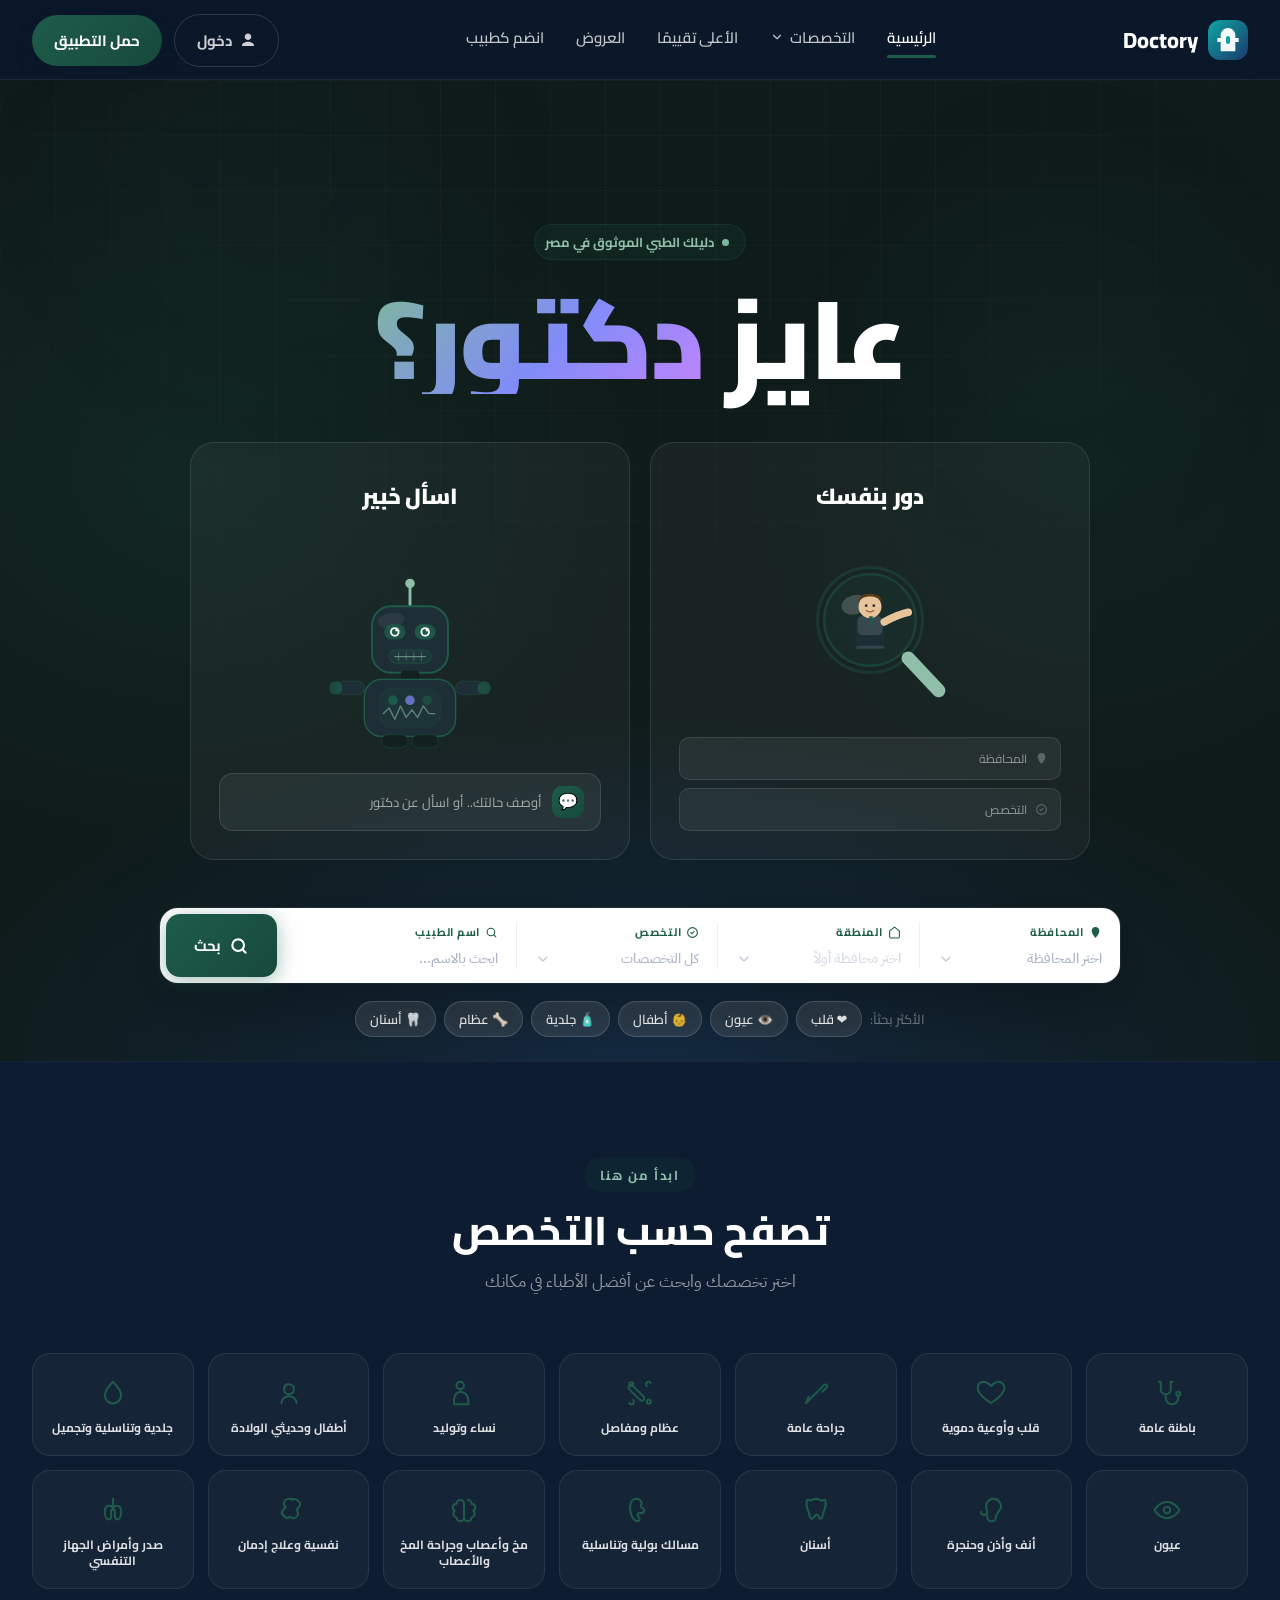
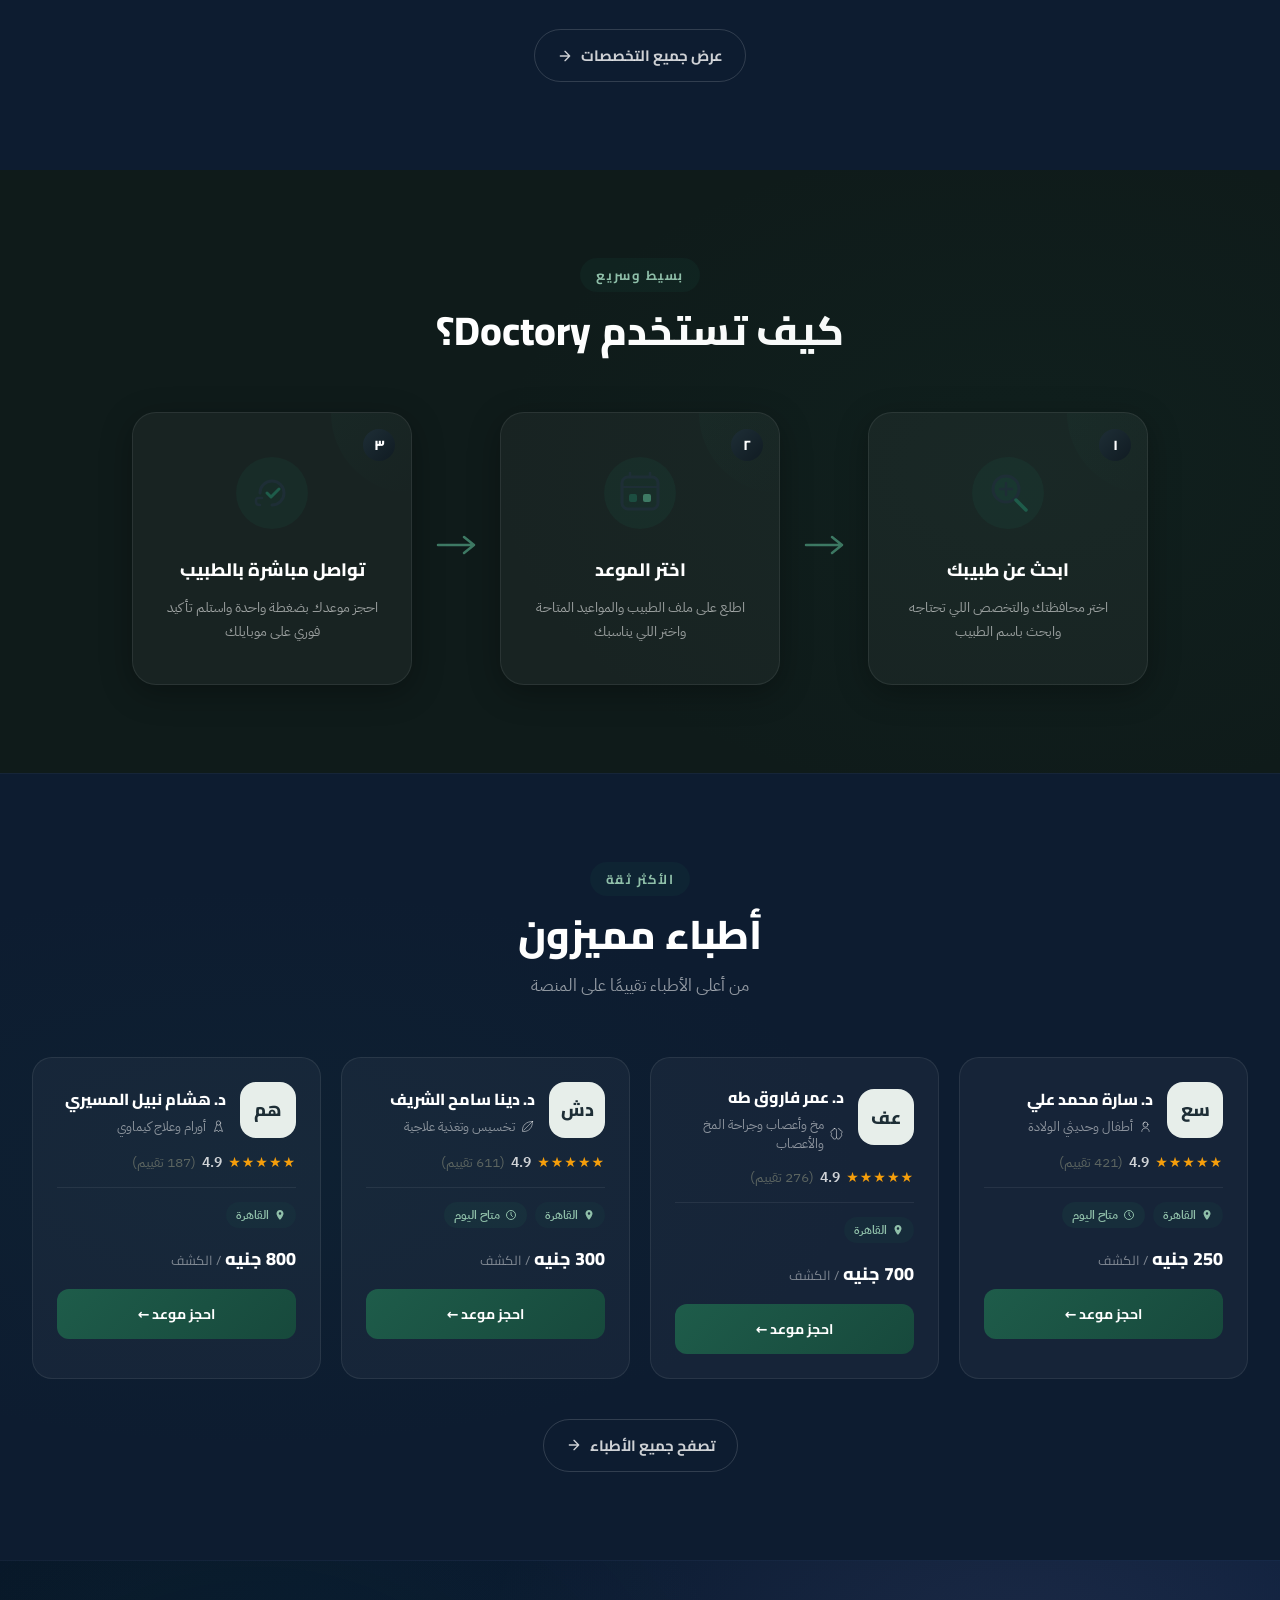
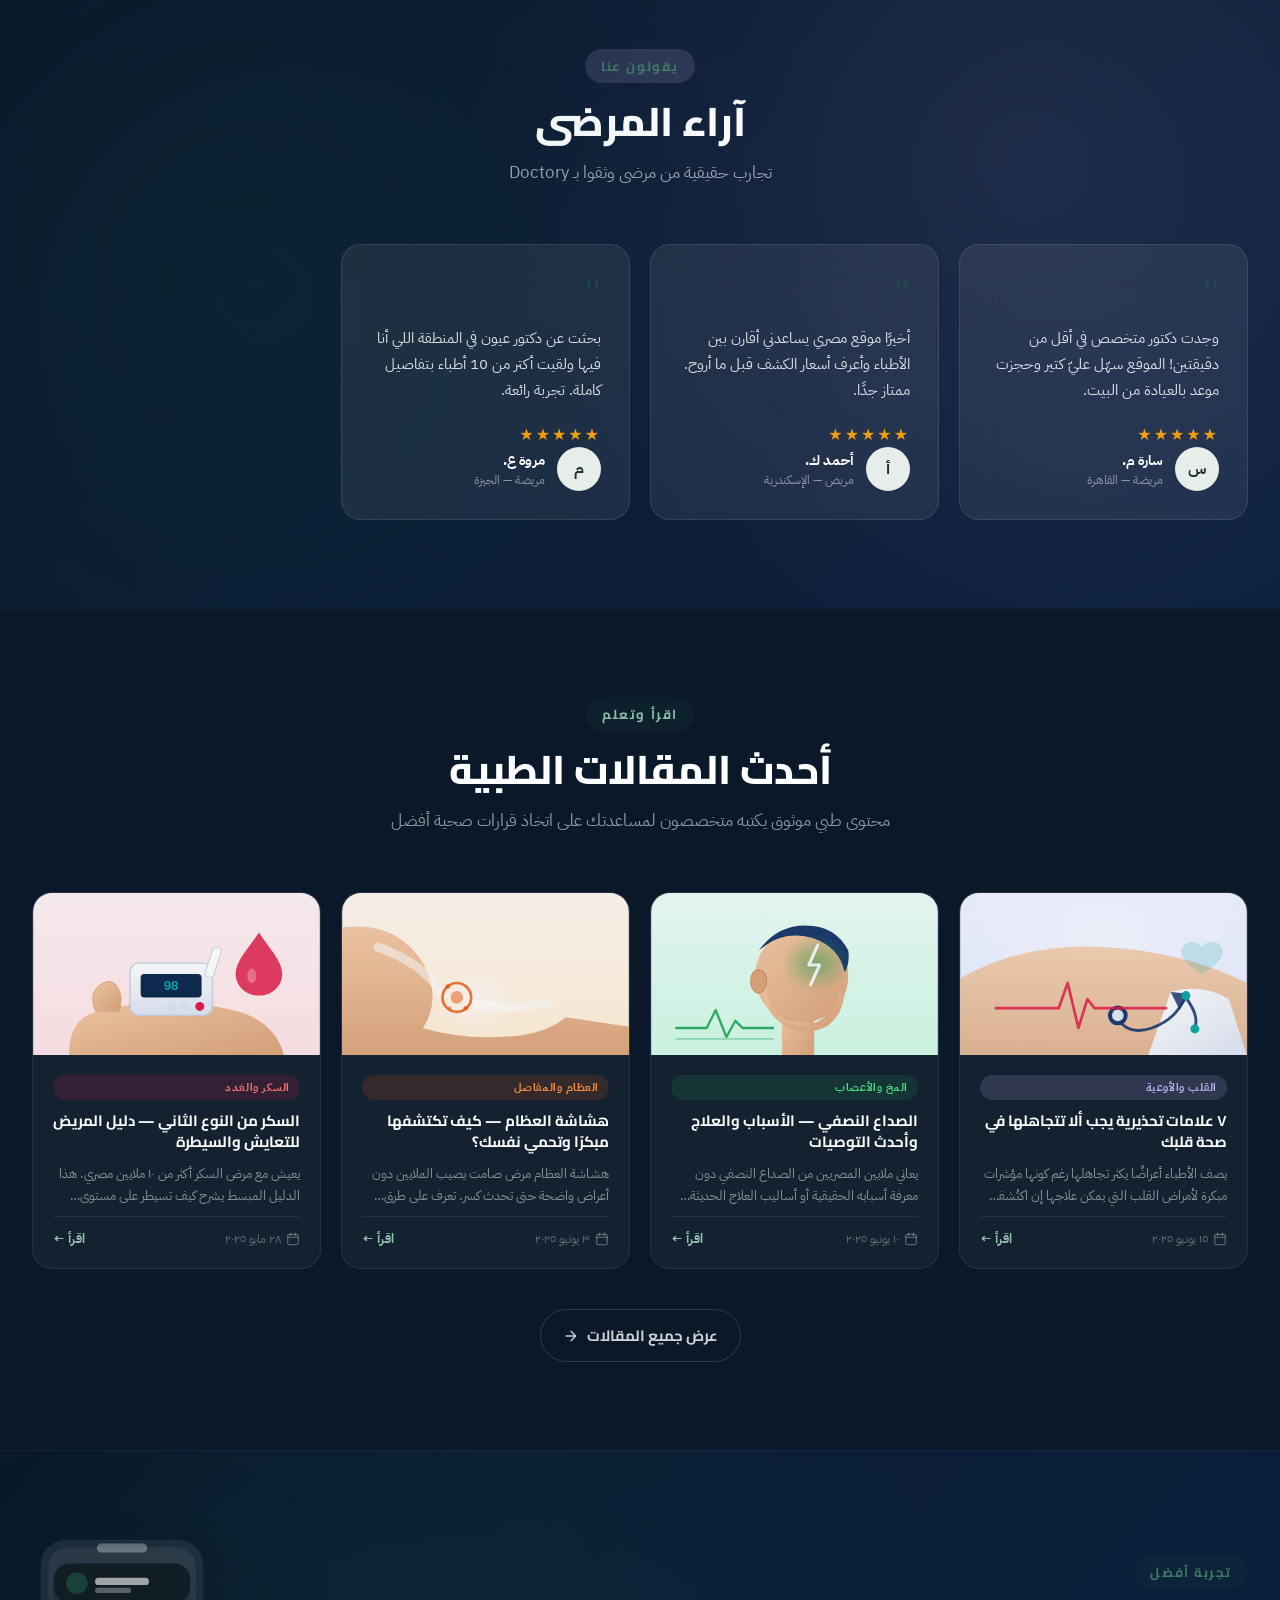
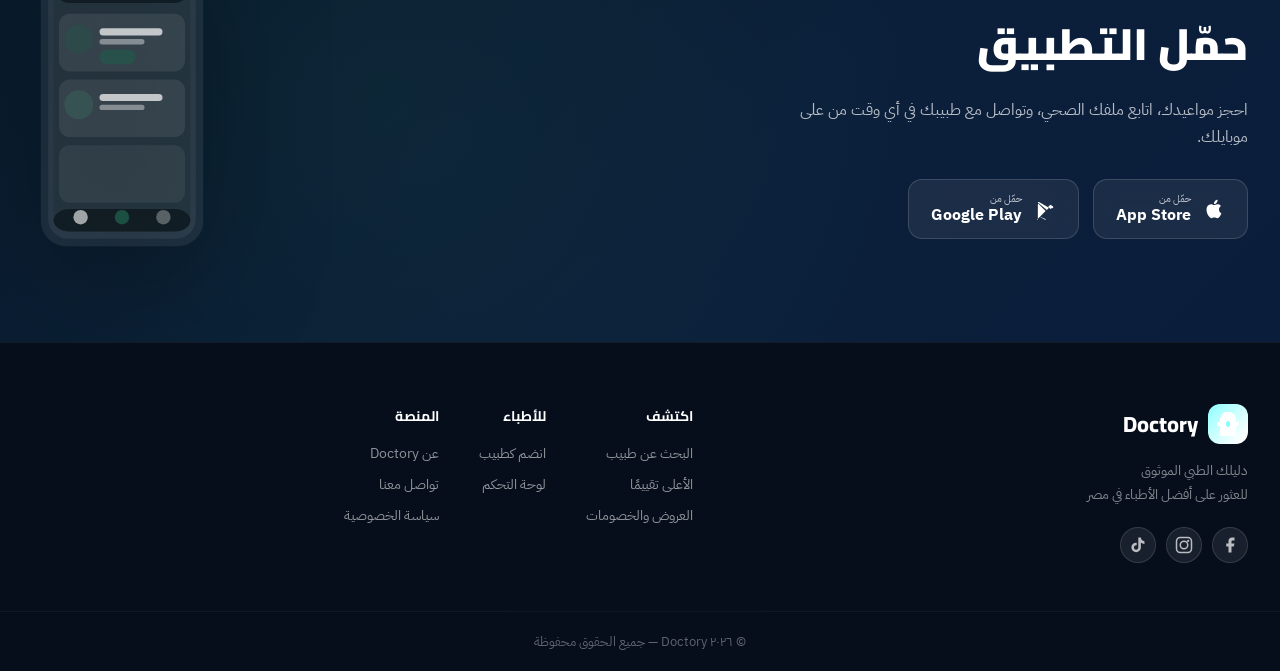
<file: index.html>
<!DOCTYPE html>
<html lang="ar" dir="rtl">
<head>
<meta charset="UTF-8">
<meta name="viewport" content="width=device-width, initial-scale=1.0">
<title>Doctory | دليلك لأفضل الأطباء في مصر</title>
<meta name="description" content="ابحث عن أفضل الأطباء في مصر حسب التخصص والمحافظة. اطلع على التقييمات وأسعار الكشف واحجز موعدك بكل سهولة.">
<link rel="preconnect" href="https://fonts.googleapis.com">
<link href="https://fonts.googleapis.com/css2?family=Cairo:wght@400;600;700;800&family=IBM+Plex+Sans+Arabic:wght@400;500;600;700&display=swap" rel="stylesheet">
<link rel="stylesheet" href="css/style.css">
<style>
/* =========================================================
   HERO V2 — "عايز دكتور؟" Centered Layout
   ========================================================= */
.hero-v2 {
  position: relative;
  background: #0F1B1A;
  overflow: hidden;
  padding-top: var(--nav-h);
  min-height: 700px;
}

/* Background layers */
.hero-v2__bg {
  position: absolute;
  inset: 0;
  pointer-events: none;
}
.hero-v2__bg-mesh {
  position: absolute;
  inset: 0;
  background:
    radial-gradient(ellipse 55% 60% at 15% 40%, rgba(30,92,74,0.18) 0%, transparent 65%),
    radial-gradient(ellipse 45% 55% at 85% 40%, rgba(30,92,74,0.12) 0%, transparent 60%),
    radial-gradient(ellipse 80% 50% at 50% 100%, rgba(27,58,107,0.5) 0%, transparent 70%);
}
.hero-v2__grid {
  position: absolute;
  inset: 0;
  background-image:
    linear-gradient(rgba(255,255,255,0.03) 1px, transparent 1px),
    linear-gradient(90deg, rgba(255,255,255,0.03) 1px, transparent 1px);
  background-size: 55px 55px;
  mask-image: radial-gradient(ellipse 100% 100% at 50% 0%, black 0%, transparent 85%);
}
.hero-v2__orb {
  position: absolute;
  border-radius: 50%;
  filter: blur(90px);
  animation: orbPulse 9s ease-in-out infinite;
}
.hero-v2__orb--1 { width: 420px; height: 320px; background: radial-gradient(circle, rgba(30,92,74,0.10), transparent 70%); top: -60px; left: 5%; animation-delay: 0s; }
.hero-v2__orb--2 { width: 320px; height: 320px; background: radial-gradient(circle, rgba(30,92,74,0.07), transparent 70%); top: 80px; right: 5%; animation-delay: -4s; }
@keyframes orbPulse {
  0%,100% { opacity: 1; transform: scale(1); }
  50% { opacity: 0.8; transform: scale(1.04) translateY(-6px); }
}
@media (prefers-reduced-motion: reduce) {
  .hero-v2__orb { animation: none; }
}

/* Main layout */
.hero-v2__container {
  position: relative;
  z-index: 2;
  max-width: 1280px;
  margin: 0 auto;
  padding: 0 32px;
}

/* Headline — big centered */
.hero-v2__heading {
  text-align: center;
  padding-top: 64px;
  padding-bottom: 48px;
}
.hero-v2__eyebrow {
  display: inline-flex;
  align-items: center;
  gap: 8px;
  background: rgba(30,92,74,0.14);
  border: 1px solid rgba(30,92,74,0.3);
  color: #8FBFA9;
  font-family: var(--font-display);
  font-size: 13px;
  font-weight: 700;
  padding: 5px 16px 5px 10px;
  border-radius: 999px;
  margin-bottom: 24px;
  animation: fadeUp 0.6s ease both;
}
.hero-v2__eyebrow-dot {
  width: 7px; height: 7px; border-radius: 50%;
  background: #7FB79E;
  animation: dotPulse2 2.2s ease-in-out infinite;
}
@keyframes dotPulse2 {
  0%,100% { box-shadow: 0 0 0 0 rgba(45,212,191,0.45); }
  50% { box-shadow: 0 0 0 6px rgba(45,212,191,0); }
}
.hero-v2__title {
  font-family: var(--font-display);
  font-weight: 900;
  font-size: clamp(54px, 9vw, 110px);
  color: white;
  line-height: 1.0;
  letter-spacing: -0.03em;
  margin-bottom: 0;
  animation: fadeUp 0.7s 0.1s ease both;
}
.hero-v2__title span {
  display: inline-block;
  background: linear-gradient(135deg, #7FB79E 0%, #818cf8 55%, #c084fc 100%);
  -webkit-background-clip: text;
  -webkit-text-fill-color: transparent;
  background-clip: text;
}

/* Two-column action cards */
.hero-v2__cards {
  display: grid;
  grid-template-columns: 1fr 1fr;
  gap: 20px;
  max-width: 900px;
  margin: 0 auto 48px;
  animation: fadeUp 0.7s 0.2s ease both;
}

.hero-action-card {
  background: rgba(255,255,255,0.04);
  border: 1.5px solid rgba(255,255,255,0.1);
  border-radius: 24px;
  padding: 32px 28px 28px;
  text-align: center;
  text-decoration: none;
  color: white;
  display: flex;
  flex-direction: column;
  align-items: center;
  gap: 0;
  transition: background 0.25s ease, border-color 0.25s ease, transform 0.25s cubic-bezier(0.22,1,0.36,1);
  position: relative;
  overflow: hidden;
  cursor: pointer;
}
.hero-action-card::before {
  content: '';
  position: absolute;
  inset: 0;
  border-radius: inherit;
  background: linear-gradient(160deg, rgba(30,92,74,0.1) 0%, rgba(30,92,74,0.06) 100%);
  opacity: 0;
  transition: opacity 0.25s;
}
.hero-action-card:hover {
  border-color: rgba(30,92,74,0.5);
  background: rgba(30,92,74,0.08);
  transform: translateY(-4px);
}
.hero-action-card:hover::before { opacity: 1; }

.hero-action-card__label {
  font-family: var(--font-display);
  font-size: 22px;
  font-weight: 900;
  color: white;
  margin-bottom: 20px;
  letter-spacing: -0.01em;
}

.hero-action-card__visual {
  width: 100%;
  max-width: 220px;
  height: 180px;
  display: flex;
  align-items: flex-end;
  justify-content: center;
  margin-top: auto;
}

/* Robot SVG figure */
.robot-figure {
  animation: botFloat 4s ease-in-out infinite;
}
@keyframes botFloat {
  0%,100% { transform: translateY(0); }
  50% { transform: translateY(-10px); }
}

/* Search figure */
.search-figure {
  animation: searchFloat 4.5s ease-in-out infinite;
  animation-delay: -2s;
}
@keyframes searchFloat {
  0%,100% { transform: translateY(0); }
  50% { transform: translateY(-8px); }
}

/* Sub-label / chat bar inside card */
.hero-action-card__chat {
  width: 100%;
  background: rgba(255,255,255,0.06);
  border: 1px solid rgba(255,255,255,0.12);
  border-radius: 14px;
  padding: 12px 16px;
  display: flex;
  align-items: center;
  gap: 10px;
  margin-top: 20px;
  text-align: right;
  transition: background 0.2s;
}
.hero-action-card:hover .hero-action-card__chat {
  background: rgba(30,92,74,0.12);
  border-color: rgba(30,92,74,0.3);
}
.hero-action-card__chat-icon {
  width: 32px; height: 32px;
  background: linear-gradient(135deg, #1E5C4A, #17493C);
  border-radius: 10px;
  display: flex; align-items: center; justify-content: center;
  flex-shrink: 0;
  font-size: 16px;
}
.hero-action-card__chat-text {
  font-size: 13px;
  color: rgba(255,255,255,0.6);
  font-family: var(--font-display);
  flex: 1;
}

/* Search card inputs */
.hero-action-card__search-preview {
  width: 100%;
  margin-top: 20px;
  display: flex;
  flex-direction: column;
  gap: 8px;
}
.search-preview-row {
  display: flex;
  align-items: center;
  gap: 8px;
  background: rgba(255,255,255,0.06);
  border: 1px solid rgba(255,255,255,0.1);
  border-radius: 10px;
  padding: 9px 12px;
  font-size: 12px;
  color: rgba(255,255,255,0.5);
  font-family: var(--font-display);
}
.search-preview-row svg { flex-shrink: 0; opacity: 0.5; }

/* Search bar below hero cards */
.hero-v2__search-wrap {
  position: relative;
  z-index: 50;
  max-width: 960px;
  margin: 0 auto;
  padding-bottom: 0;
  margin-bottom: -36px;
  animation: fadeUp 0.7s 0.35s ease both;
}

.hero-v2__quick {
  display: flex;
  align-items: center;
  gap: 8px;
  margin-top: 18px;
  flex-wrap: wrap;
  justify-content: center;
  padding-bottom: 60px;
}
.hero-v2__quick-label {
  font-size: 13px;
  color: rgba(255,255,255,0.4);
  font-family: var(--font-display);
  font-weight: 600;
  white-space: nowrap;
}

@keyframes fadeUp {
  from { opacity: 0; transform: translateY(22px); }
  to   { opacity: 1; transform: translateY(0); }
}

/* =========================================================
   SECTIONS — Dark palette carried through
   ========================================================= */

/* Section base */
.home-section-dark {
  background: #0f1e35;
  color: white;
}
.home-section-dark .section-head__eyebrow {
  color: #8FBFA9;
  background: rgba(30,92,74,0.12);
}
.home-section-dark .section-head__title { color: white; }
.home-section-dark .section-head__sub { color: rgba(255,255,255,0.55); }

/* Specialties section — deep navy */
.specialties-section {
  background: #0d1c30 !important;
  padding-top: 96px !important;
  border-top: 1px solid rgba(255,255,255,0.04);
}
.specialties-section .section-head__eyebrow {
  color: #8FBFA9;
  background: rgba(30,92,74,0.12);
}
.specialties-section .section-head__title { color: white; }
.specialties-section .section-head__sub { color: rgba(255,255,255,0.55); }

.spec-card {
  background: rgba(255,255,255,0.04) !important;
  border-color: rgba(255,255,255,0.08) !important;
}
.spec-card__name { color: rgba(255,255,255,0.85) !important; }
.spec-card:hover {
  background: rgba(30,92,74,0.1) !important;
  border-color: rgba(30,92,74,0.35) !important;
  box-shadow: 0 16px 40px rgba(30,92,74,0.18) !important;
}
.specialties-section .btn--ghost {
  border-color: rgba(255,255,255,0.18);
  color: rgba(255,255,255,0.8);
}
.specialties-section .btn--ghost:hover {
  background: rgba(30,92,74,0.12);
  color: #7FB79E;
  border-color: rgba(30,92,74,0.4);
}

/* How section */
.how-section {
  background: #0F1B1A !important;
}
.how-section::before {
  background: radial-gradient(ellipse 60% 80% at 80% 50%, rgba(30,92,74,0.08) 0%, transparent 70%) !important;
}
.how-section .section-head__eyebrow { color: #8FBFA9; background: rgba(30,92,74,0.12); }
.how-section .section-head__title { color: white; }
.how-section .section-head__sub { color: rgba(255,255,255,0.55); }

.how-step {
  background: rgba(255,255,255,0.04) !important;
  border-color: rgba(255,255,255,0.08) !important;
  box-shadow: 0 8px 32px rgba(0,0,0,0.3) !important;
}
.how-step:hover {
  background: rgba(30,92,74,0.07) !important;
  border-color: rgba(30,92,74,0.3) !important;
  box-shadow: 0 28px 60px rgba(30,92,74,0.15) !important;
}
.how-step__title { color: white !important; }
.how-step__desc { color: rgba(255,255,255,0.55) !important; }
.how-step__icon circle[fill="var(--lilac-100)"] { fill: rgba(30,92,74,0.15); }

/* Doctors section */
.doctors-section {
  background: #0d1c30 !important;
  border-top: 1px solid rgba(255,255,255,0.04);
}
.doctors-section::before {
  background: radial-gradient(ellipse 80% 60% at 20% 50%, rgba(30,92,74,0.07) 0%, transparent 60%) !important;
}
.doctors-section .section-head__eyebrow { color: #8FBFA9; background: rgba(30,92,74,0.12); }
.doctors-section .section-head__title { color: white; }
.doctors-section .section-head__sub { color: rgba(255,255,255,0.55); }

.doctor-card {
  background: rgba(255,255,255,0.04) !important;
  border-color: rgba(255,255,255,0.08) !important;
  color: white !important;
}
.doctor-card:hover {
  box-shadow: 0 20px 50px rgba(30,92,74,0.15) !important;
  border-color: rgba(30,92,74,0.35) !important;
}
.doctor-card__name { color: white !important; }
.doctor-card__specialty { color: rgba(255,255,255,0.5) !important; }
.doctor-card__rating { color: rgba(255,255,255,0.8) !important; }
.doctor-card__divider { background: rgba(255,255,255,0.07) !important; }
.doctor-card__badge { background: rgba(30,92,74,0.12) !important; color: #8FBFA9 !important; }
.doctor-card__badge--teal { background: rgba(30,92,74,0.18) !important; }
.doctor-card__price { color: white !important; }
.doctor-card__price small { color: rgba(255,255,255,0.45) !important; }
.doctor-card__cta { background: linear-gradient(135deg, #1E5C4A, #17493C) !important; }
.doctors-section .btn--ghost { border-color: rgba(255,255,255,0.18); color: rgba(255,255,255,0.8); }
.doctors-section .btn--ghost:hover { background: rgba(30,92,74,0.12); color: #7FB79E; border-color: rgba(30,92,74,0.4); }

/* App CTA stays dark */
.app-cta-section {
  background: linear-gradient(135deg, #071628 0%, #0b1e3a 60%, #0a1d3a 100%) !important;
  border-top: 1px solid rgba(255,255,255,0.04);
}

/* Footer stays dark */
.site-footer { background: #060e1c !important; border-top: 1px solid rgba(255,255,255,0.06); }

/* Responsive hero v2 */
@media (max-width: 700px) {
  .hero-v2__cards { grid-template-columns: 1fr; max-width: 420px; }
  .hero-v2__title { font-size: clamp(48px, 15vw, 72px); }
  .hero-action-card__visual { height: 140px; }
}
@media (max-width: 480px) {
  .hero-v2__heading { padding-top: 40px; padding-bottom: 32px; }
  .hero-v2__cards { gap: 14px; }
}
</style>
</head>
<body>

<!-- ===== Navbar ===== -->
<header class="navbar">
  <div class="container navbar__inner">
    <a href="index.html" class="brand">
      <img src="assets/logo-placeholder.svg" alt="Doctory" class="brand__logo">
      <span class="brand__name">Doctory</span>
    </a>
    <nav class="nav-links">
      <a href="index.html" class="nav-links__item is-active">الرئيسية</a>
      <div class="nav-dropdown" id="specialtiesWrap">
        <button class="nav-links__item nav-dropdown__trigger" id="specialtiesTrigger" aria-haspopup="true" aria-expanded="false">
          التخصصات
          <svg width="14" height="14" viewBox="0 0 24 24" fill="none" class="nav-dropdown__chevron"><path d="m6 9 6 6 6-6" stroke="currentColor" stroke-width="2" stroke-linecap="round" stroke-linejoin="round"/></svg>
        </button>
      </div>
      <a href="top-rated.html" class="nav-links__item">الأعلى تقييمًا</a>
      <a href="offers.html" class="nav-links__item">العروض</a>
      <a href="join-doctor.html" class="nav-links__item">انضم كطبيب</a>
    </nav>
    <div class="navbar__actions">
      <a href="login.html" class="btn btn--ghost">
        <svg width="16" height="16" viewBox="0 0 24 24" fill="none"><path d="M12 12c2.7 0 4.9-2.2 4.9-4.9S14.7 2.2 12 2.2 7.1 4.4 7.1 7.1 9.3 12 12 12Zm0 2.5c-3.6 0-9 1.8-9 5.4V21h18v-1.1c0-3.6-5.4-5.4-9-5.4Z" fill="currentColor"/></svg>
        دخول
      </a>
      <a href="#" class="btn btn--primary">حمل التطبيق</a>
    </div>
    <button class="navbar__burger" id="burgerBtn" aria-label="القائمة" aria-expanded="false">
      <svg width="24" height="24" viewBox="0 0 24 24" fill="none" class="burger-icon-open"><path d="M4 7h16M4 12h16M4 17h16" stroke="currentColor" stroke-width="2" stroke-linecap="round"/></svg>
      <svg width="24" height="24" viewBox="0 0 24 24" fill="none" class="burger-icon-close"><path d="M6 6l12 12M18 6 6 18" stroke="currentColor" stroke-width="2" stroke-linecap="round"/></svg>
    </button>
  </div>
  <div class="mega-menu" id="specialtiesPanel">
    <div class="container mega-menu__inner" id="specialtiesGrid"></div>
  </div>
  <nav class="mobile-menu" id="mobileMenu">
    <a href="index.html" class="mobile-menu__item is-active">الرئيسية</a>
    <button class="mobile-menu__item mobile-menu__specialties-trigger" id="mobileSpecialtiesTrigger">
      التخصصات
      <svg width="14" height="14" viewBox="0 0 24 24" fill="none"><path d="m6 9 6 6 6-6" stroke="currentColor" stroke-width="2" stroke-linecap="round" stroke-linejoin="round"/></svg>
    </button>
    <div class="mobile-menu__specialties" id="mobileSpecialtiesPanel"></div>
    <a href="top-rated.html" class="mobile-menu__item">الأعلى تقييمًا</a>
    <a href="offers.html" class="mobile-menu__item">العروض</a>
    <a href="join-doctor.html" class="mobile-menu__item">انضم كطبيب</a>
    <a href="login.html" class="mobile-menu__item mobile-menu__login">تسجيل دخول</a>
  </nav>
</header>

<!-- ===== HERO V2 ===== -->
<section class="hero-v2">
  <!-- Background -->
  <div class="hero-v2__bg" aria-hidden="true">
    <div class="hero-v2__bg-mesh"></div>
    <div class="hero-v2__grid"></div>
    <div class="hero-v2__orb hero-v2__orb--1"></div>
    <div class="hero-v2__orb hero-v2__orb--2"></div>
  </div>

  <div class="hero-v2__container">

    <!-- Heading -->
    <div class="hero-v2__heading">
      <div class="hero-v2__eyebrow">
        <span class="hero-v2__eyebrow-dot"></span>
        دليلك الطبي الموثوق في مصر
      </div>
      <h1 class="hero-v2__title">عايز <span>دكتور؟</span></h1>
    </div>

    <!-- Two Action Cards -->
    <div class="hero-v2__cards">

      <!-- Card 1: دور بنفسك (Search) — RIGHT in RTL -->
      <a href="search.html" class="hero-action-card">
        <div class="hero-action-card__label">دور بنفسك</div>

        <!-- Search man illustration -->
        <div class="hero-action-card__visual">
          <svg class="search-figure" viewBox="0 0 220 190" fill="none" xmlns="http://www.w3.org/2000/svg" style="width:100%;max-width:210px">
            <!-- Big magnifier -->
            <circle cx="110" cy="88" r="55" fill="none" stroke="rgba(30,92,74,0.35)" stroke-width="3"/>
            <circle cx="110" cy="88" r="48" fill="rgba(30,92,74,0.12)" stroke="rgba(30,92,74,0.5)" stroke-width="2.5"/>
            <!-- Lens glare -->
            <ellipse cx="94" cy="72" rx="14" ry="10" fill="rgba(255,255,255,0.18)" transform="rotate(-15 94 72)"/>
            <!-- Handle -->
            <line x1="150" y1="128" x2="182" y2="162" stroke="#8FBFA9" stroke-width="14" stroke-linecap="round"/>
            <!-- Person inside lens -->
            <!-- Body -->
            <rect x="95" y="82" width="30" height="36" rx="8" fill="#1E2E36"/>
            <!-- White shirt -->
            <rect x="97" y="84" width="26" height="20" rx="5" fill="white" opacity="0.12"/>
            <!-- Head -->
            <circle cx="110" cy="74" r="12" fill="#e8c49a"/>
            <!-- Hair -->
            <path d="M98 71 C98 61 122 61 122 71 L122 68 C122 58 98 58 98 68Z" fill="#5a3a1a"/>
            <!-- Face features -->
            <circle cx="106" cy="73" r="1.5" fill="#333"/>
            <circle cx="114" cy="73" r="1.5" fill="#333"/>
            <path d="M106 78 Q110 81 114 78" stroke="#a06040" stroke-width="1.2" stroke-linecap="round" fill="none"/>
            <!-- Tie -->
            <path d="M109 84 L113 84 L111 100 Z" fill="#1E5C4A"/>
            <!-- Arm holding magnifier - pointing right -->
            <path d="M125 90 Q140 82 150 80" stroke="#e8c49a" stroke-width="8" stroke-linecap="round" fill="none"/>
            <!-- Briefcase hint -->
            <rect x="95" y="115" width="30" height="3" rx="1.5" fill="rgba(255,255,255,0.1)"/>
          </svg>
        </div>

        <!-- Search preview rows -->
        <div class="hero-action-card__search-preview">
          <div class="search-preview-row">
            <svg width="13" height="13" viewBox="0 0 24 24" fill="none"><path d="M12 2C8.13 2 5 5.13 5 9c0 5.25 7 13 7 13s7-7.75 7-13c0-3.87-3.13-7-7-7z" fill="currentColor"/></svg>
            المحافظة
          </div>
          <div class="search-preview-row">
            <svg width="13" height="13" viewBox="0 0 24 24" fill="none"><path d="M9 12l2 2 4-4m6 2a9 9 0 1 1-18 0 9 9 0 0 1 18 0z" stroke="currentColor" stroke-width="2" stroke-linecap="round" stroke-linejoin="round"/></svg>
            التخصص
          </div>
        </div>
      </a>

      <!-- Card 2: اسأل خبير (AI Chat) — LEFT in RTL -->
      <a href="#" class="hero-action-card" id="aiChatBtn">
        <div class="hero-action-card__label">اسأل خبير</div>

        <!-- Robot illustration -->
        <div class="hero-action-card__visual">
          <svg class="robot-figure" viewBox="0 0 200 190" fill="none" xmlns="http://www.w3.org/2000/svg" style="width:100%;max-width:190px">
            <!-- Antenna -->
            <line x1="100" y1="15" x2="100" y2="35" stroke="#8FBFA9" stroke-width="3" stroke-linecap="round"/>
            <circle cx="100" cy="11" r="5" fill="#8FBFA9"/>
            <!-- Head -->
            <rect x="60" y="35" width="80" height="70" rx="20" fill="#1E2E36" stroke="#1E5C4A" stroke-width="2"/>
            <!-- Head glare -->
            <ellipse cx="80" cy="50" rx="14" ry="8" fill="rgba(255,255,255,0.06)" transform="rotate(-10 80 50)"/>
            <!-- Eyes — glowing blue -->
            <rect x="73" y="54" width="22" height="16" rx="8" fill="#1E5C4A" opacity="0.9"/>
            <rect x="73" y="54" width="22" height="16" rx="8" fill="url(#eyeGlow)"/>
            <circle cx="84" cy="62" r="5" fill="white" opacity="0.95"/>
            <circle cx="84" cy="62" r="3" fill="#1E5C4A"/>
            <circle cx="86" cy="60" r="1.5" fill="white"/>

            <rect x="105" y="54" width="22" height="16" rx="8" fill="#1E5C4A" opacity="0.9"/>
            <circle cx="116" cy="62" r="5" fill="white" opacity="0.95"/>
            <circle cx="116" cy="62" r="3" fill="#1E5C4A"/>
            <circle cx="118" cy="60" r="1.5" fill="white"/>

            <!-- Mouth speaker grill -->
            <rect x="78" y="81" width="44" height="14" rx="7" fill="rgba(30,92,74,0.2)" stroke="rgba(30,92,74,0.4)" stroke-width="1.5"/>
            <line x1="84" y1="88" x2="116" y2="88" stroke="#8FBFA9" stroke-width="1.5" stroke-linecap="round" opacity="0.6"/>
            <line x1="88" y1="84" x2="88" y2="92" stroke="#8FBFA9" stroke-width="1" stroke-linecap="round" opacity="0.4"/>
            <line x1="96" y1="84" x2="96" y2="92" stroke="#8FBFA9" stroke-width="1" stroke-linecap="round" opacity="0.4"/>
            <line x1="104" y1="84" x2="104" y2="92" stroke="#8FBFA9" stroke-width="1" stroke-linecap="round" opacity="0.4"/>
            <line x1="112" y1="84" x2="112" y2="92" stroke="#8FBFA9" stroke-width="1" stroke-linecap="round" opacity="0.4"/>

            <!-- Neck -->
            <rect x="90" y="103" width="20" height="10" rx="4" fill="#12211F"/>

            <!-- Body -->
            <rect x="52" y="112" width="96" height="60" rx="18" fill="#1E2E36" stroke="#1E5C4A" stroke-width="1.5"/>
            <!-- Chest panel -->
            <rect x="68" y="122" width="64" height="40" rx="12" fill="rgba(30,92,74,0.12)" stroke="rgba(30,92,74,0.25)" stroke-width="1"/>
            <!-- Chest lights -->
            <circle cx="82" cy="134" r="5" fill="#1E5C4A" opacity="0.8"/>
            <circle cx="82" cy="134" r="5" fill="#1E5C4A">
              <animate attributeName="opacity" values="0.8;0.3;0.8" dur="2s" repeatCount="indefinite"/>
            </circle>
            <circle cx="100" cy="134" r="5" fill="#818cf8" opacity="0.7"/>
            <circle cx="118" cy="134" r="5" fill="#1E5C4A" opacity="0.6"/>
            <!-- Waveform on chest -->
            <polyline points="72,148 78,142 84,154 90,140 96,152 102,144 108,152 114,140 120,148 126,148" stroke="#8FBFA9" stroke-width="1.5" fill="none" stroke-linecap="round" stroke-linejoin="round" opacity="0.55"/>

            <!-- Arms -->
            <rect x="22" y="114" width="30" height="14" rx="7" fill="#1E2E36" stroke="rgba(30,92,74,0.3)" stroke-width="1.5"/>
            <rect x="148" y="114" width="30" height="14" rx="7" fill="#1E2E36" stroke="rgba(30,92,74,0.3)" stroke-width="1.5"/>
            <!-- Hands -->
            <circle cx="22" cy="121" r="7" fill="#1E5C4A" opacity="0.7"/>
            <circle cx="178" cy="121" r="7" fill="#1E5C4A" opacity="0.7"/>

            <!-- Feet -->
            <rect x="70" y="170" width="28" height="14" rx="7" fill="#12211F" stroke="rgba(30,92,74,0.3)" stroke-width="1.5"/>
            <rect x="102" y="170" width="28" height="14" rx="7" fill="#12211F" stroke="rgba(30,92,74,0.3)" stroke-width="1.5"/>

            <!-- Eye glow filter -->
            <defs>
              <radialGradient id="eyeGlow" cx="50%" cy="50%" r="50%">
                <stop offset="0%" stop-color="#8FBFA9" stop-opacity="0.4"/>
                <stop offset="100%" stop-color="transparent"/>
              </radialGradient>
            </defs>
          </svg>
        </div>

        <!-- Chat bar -->
        <div class="hero-action-card__chat">
          <div class="hero-action-card__chat-icon">💬</div>
          <span class="hero-action-card__chat-text">أوصف حالتك.. أو اسأل عن دكتور</span>
        </div>
      </a>
    </div>

    <!-- Search Bar -->
    <div class="hero-v2__search-wrap">
      <form class="search-bar" id="search" aria-label="بحث عن طبيب">
        <div class="search-bar__field" data-field="governorate">
          <label for="governorate">
            <svg width="13" height="13" viewBox="0 0 24 24" fill="none"><path d="M12 2C8.13 2 5 5.13 5 9c0 5.25 7 13 7 13s7-7.75 7-13c0-3.87-3.13-7-7-7z" fill="currentColor"/></svg>
            المحافظة
          </label>
          <div class="search-bar__input" id="governorateInput">
            <input type="text" id="governorate" placeholder="اختر المحافظة" readonly autocomplete="off">
            <svg width="16" height="16" viewBox="0 0 24 24" fill="none"><path d="m6 9 6 6 6-6" stroke="currentColor" stroke-width="2" stroke-linecap="round" stroke-linejoin="round"/></svg>
          </div>
          <div class="search-dropdown" id="governorateDropdown"></div>
        </div>

        <div class="search-bar__sep"></div>

        <div class="search-bar__field" data-field="area">
          <label for="area" id="areaLabel">
            <svg width="13" height="13" viewBox="0 0 24 24" fill="none"><path d="M3 9l9-7 9 7v11a2 2 0 0 1-2 2H5a2 2 0 0 1-2-2z" stroke="currentColor" stroke-width="2" stroke-linejoin="round"/></svg>
            المنطقة
          </label>
          <div class="search-bar__input" id="areaInput">
            <input type="text" id="area" placeholder="اختر محافظة أولاً" readonly autocomplete="off" disabled>
            <svg width="16" height="16" viewBox="0 0 24 24" fill="none"><path d="m6 9 6 6 6-6" stroke="currentColor" stroke-width="2" stroke-linecap="round" stroke-linejoin="round"/></svg>
          </div>
          <div class="search-dropdown" id="areaDropdown"></div>
        </div>

        <div class="search-bar__sep"></div>

        <div class="search-bar__field" data-field="specialty">
          <label for="specialty">
            <svg width="13" height="13" viewBox="0 0 24 24" fill="none"><path d="M9 12l2 2 4-4m6 2a9 9 0 1 1-18 0 9 9 0 0 1 18 0z" stroke="currentColor" stroke-width="2" stroke-linecap="round" stroke-linejoin="round"/></svg>
            التخصص
          </label>
          <div class="search-bar__input" id="specialtyInput">
            <input type="text" id="specialty" placeholder="كل التخصصات" readonly autocomplete="off">
            <svg width="16" height="16" viewBox="0 0 24 24" fill="none"><path d="m6 9 6 6 6-6" stroke="currentColor" stroke-width="2" stroke-linecap="round" stroke-linejoin="round"/></svg>
          </div>
          <div class="search-dropdown" id="specialtyDropdown"></div>
        </div>

        <div class="search-bar__sep"></div>

        <div class="search-bar__field search-bar__field--text">
          <label for="doctor">
            <svg width="13" height="13" viewBox="0 0 24 24" fill="none"><circle cx="11" cy="11" r="7" stroke="currentColor" stroke-width="2"/><path d="m20 20-3.5-3.5" stroke="currentColor" stroke-width="2" stroke-linecap="round"/></svg>
            اسم الطبيب
          </label>
          <div class="search-bar__input">
            <input type="text" id="doctor" placeholder="ابحث بالاسم...">
          </div>
        </div>

        <button type="submit" class="search-bar__submit" aria-label="بحث">
          <svg width="20" height="20" viewBox="0 0 24 24" fill="none"><circle cx="11" cy="11" r="7" stroke="currentColor" stroke-width="2.5"/><path d="m20 20-3.5-3.5" stroke="currentColor" stroke-width="2.5" stroke-linecap="round"/></svg>
          <span>بحث</span>
        </button>
      </form>

      <!-- Quick specialty pills -->
      <div class="hero-v2__quick">
        <span class="hero-v2__quick-label">الأكثر بحثاً:</span>
        <a href="search.html?specialty=%D9%82%D9%84%D8%A8+%D9%88%D8%A3%D9%88%D8%B9%D9%8A%D8%A9+%D8%AF%D9%85%D9%88%D9%8A%D8%A9" class="quick-pill">❤️ قلب</a>
        <a href="search.html?specialty=%D8%B9%D9%8A%D9%88%D9%86" class="quick-pill">👁️ عيون</a>
        <a href="search.html?specialty=%D8%A3%D8%B7%D9%81%D8%A7%D9%84+%D9%88%D8%AD%D8%AF%D9%8A%D8%AB%D9%8A+%D8%A7%D9%84%D9%88%D9%84%D8%A7%D8%AF%D8%A9" class="quick-pill">👶 أطفال</a>
        <a href="search.html?specialty=%D8%AC%D9%84%D8%AF%D9%8A%D8%A9+%D9%88%D8%AA%D9%86%D8%A7%D8%B3%D9%84%D9%8A%D8%A9+%D9%88%D8%AA%D8%AC%D9%85%D9%8A%D9%84" class="quick-pill">🧴 جلدية</a>
        <a href="search.html?specialty=%D8%B9%D8%B8%D8%A7%D9%85+%D9%88%D9%85%D9%81%D8%A7%D8%B5%D9%84" class="quick-pill">🦴 عظام</a>
        <a href="search.html?specialty=%D8%A3%D8%B3%D9%86%D8%A7%D9%86" class="quick-pill">🦷 أسنان</a>
      </div>
    </div>
  </div>
</section>

<!-- ===== Dynamic Sections ===== -->
<div id="homeSectionsContainer"></div>

<!-- ===== Footer ===== -->
<footer class="site-footer">
  <div class="container site-footer__inner">
    <div class="site-footer__brand">
      <a href="index.html" class="brand">
        <img src="assets/logo-placeholder.svg" alt="Doctory" class="brand__logo" style="filter:brightness(10)">
        <span class="brand__name" style="color:white">Doctory</span>
      </a>
      <p class="site-footer__tagline" id="footerTagline">دليلك الطبي الموثوق<br>للعثور على أفضل الأطباء في مصر</p>
      <div class="site-footer__social">
        <a href="#" aria-label="فيسبوك" class="social-link">
          <svg viewBox="0 0 24 24" fill="currentColor" width="18" height="18"><path d="M18 2h-3a5 5 0 0 0-5 5v3H7v4h3v8h4v-8h3l1-4h-4V7a1 1 0 0 1 1-1h3z"/></svg>
        </a>
        <a href="#" aria-label="انستغرام" class="social-link">
          <svg viewBox="0 0 24 24" fill="none" stroke="currentColor" stroke-width="2" width="18" height="18"><rect x="2" y="2" width="20" height="20" rx="5"/><circle cx="12" cy="12" r="5"/><circle cx="17.5" cy="6.5" r="1.5" fill="currentColor" stroke="none"/></svg>
        </a>
        <a href="#" aria-label="تيك توك" class="social-link">
          <svg viewBox="0 0 24 24" fill="currentColor" width="18" height="18"><path d="M19.59 6.69a4.83 4.83 0 0 1-3.77-4.25V2h-3.45v13.67a2.89 2.89 0 0 1-2.88 2.5 2.89 2.89 0 0 1-2.89-2.89 2.89 2.89 0 0 1 2.89-2.89c.28 0 .54.04.79.1V9.01a6.33 6.33 0 0 0-.79-.05 6.34 6.34 0 0 0-6.34 6.34 6.34 6.34 0 0 0 6.34 6.34 6.34 6.34 0 0 0 6.33-6.34V9.01a8.16 8.16 0 0 0 4.77 1.52V7.08a4.85 4.85 0 0 1-1-.39z"/></svg>
        </a>
      </div>
    </div>
    <div class="site-footer__links" id="footerLinks">
      <div class="footer-col">
        <h4 class="footer-col__title">اكتشف</h4>
        <a href="search.html" class="footer-col__link">البحث عن طبيب</a>
        <a href="top-rated.html" class="footer-col__link">الأعلى تقييمًا</a>
        <a href="offers.html" class="footer-col__link">العروض والخصومات</a>
      </div>
      <div class="footer-col">
        <h4 class="footer-col__title">للأطباء</h4>
        <a href="join-doctor.html" class="footer-col__link">انضم كطبيب</a>
        <a href="admin/" class="footer-col__link">لوحة التحكم</a>
      </div>
      <div class="footer-col">
        <h4 class="footer-col__title">المنصة</h4>
        <a href="about.html" class="footer-col__link">عن Doctory</a>
        <a href="contact.html" class="footer-col__link">تواصل معنا</a>
        <a href="privacy.html" class="footer-col__link">سياسة الخصوصية</a>
      </div>
    </div>
  </div>
  <div class="site-footer__bottom">
    <p id="footerCopyright">© ٢٠٢٦ Doctory — جميع الحقوق محفوظة</p>
  </div>
</footer>

<script src="js/data-loader.js"></script>
<script src="js/site-runtime.js"></script>
<script src="js/icons.js"></script>
<script src="js/main.js"></script>
<script src="js/home.js"></script>
</body>
</html>
</file>
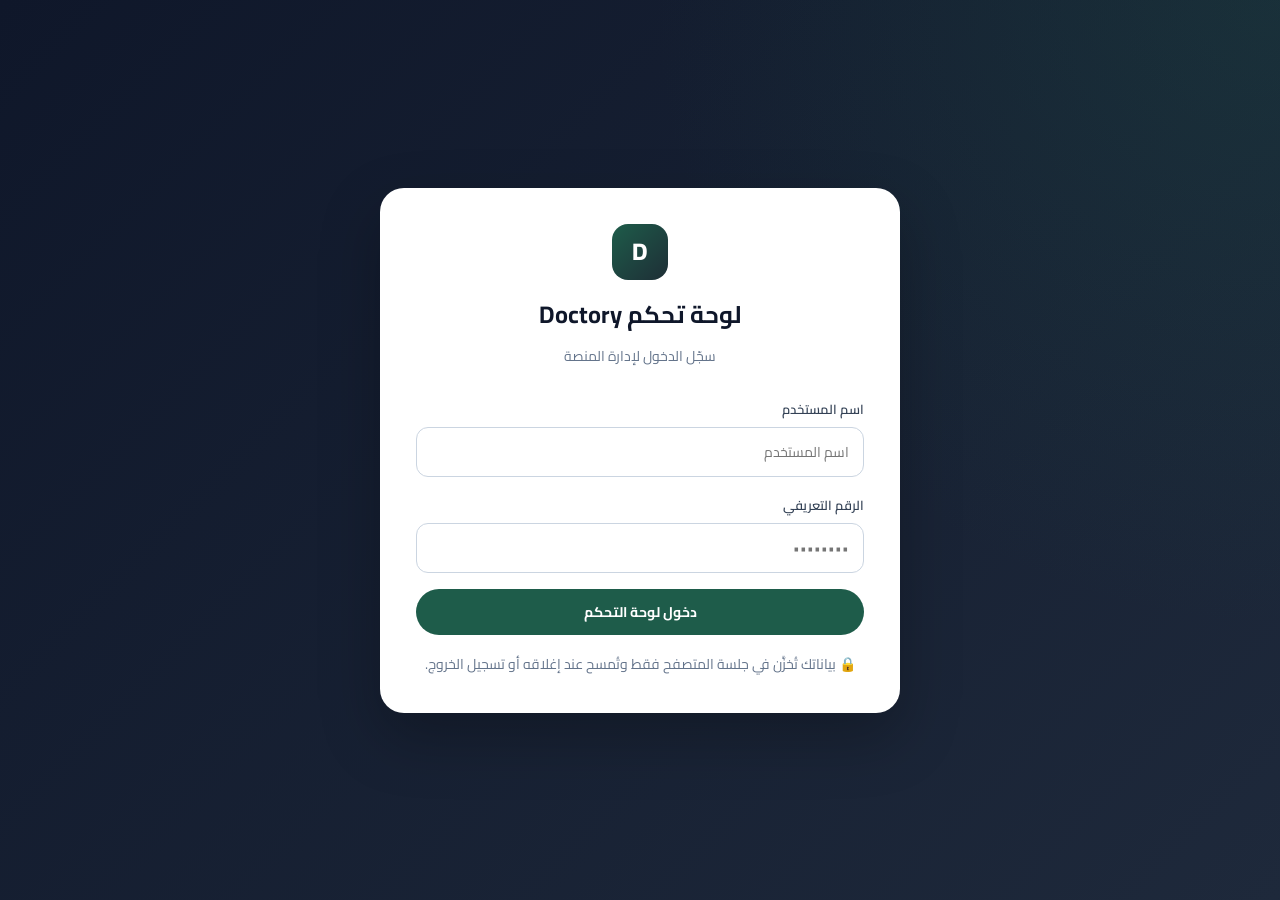
<file: admin/index.html>
<!DOCTYPE html>
<html lang="ar" dir="rtl">
<head>
  <meta charset="UTF-8">
  <meta name="robots" content="noindex, nofollow">
  <title>لوحة تحكم Doctory</title>
  <link rel="preconnect" href="https://fonts.googleapis.com">
  <link href="https://fonts.googleapis.com/css2?family=Cairo:wght@400;600;700;800&family=IBM+Plex+Sans+Arabic:wght@400;500;600;700&display=swap" rel="stylesheet">
  <link rel="stylesheet" href="css/admin.css">
</head>
<body>

<!-- ===== Login ===== -->
<section class="login-screen" id="loginScreen">
  <div class="login-card">
    <div class="login-card__brand">
      <div class="login-card__logo">D</div>
      <h1>لوحة تحكم Doctory</h1>
      <p>سجّل الدخول لإدارة المنصة</p>
    </div>
    <form id="loginForm" class="login-form">
      <label class="field">
        <span>اسم المستخدم</span>
        <input class="input" id="ghRepo" required autocomplete="off" placeholder="اسم المستخدم">
      </label>
      <label class="field">
        <span>الرقم التعريفي</span>
        <input class="input" type="password" id="ghToken" required autocomplete="off" placeholder="••••••••">
      </label>
      <button class="btn btn--primary btn--block" type="submit" id="loginBtn">دخول لوحة التحكم</button>
    </form>
    <p class="login-note">🔒 بياناتك تُخزَّن في جلسة المتصفح فقط وتُمسح عند إغلاقه أو تسجيل الخروج.</p>
  </div>
</section>

<!-- ===== Admin Shell ===== -->
<div class="admin-shell" id="adminShell" hidden>
  <aside class="sidebar">
    <div class="sidebar__brand">
      <span class="sidebar__logo">D</span>
      <div>
        <strong>Doctory</strong>
        <small>لوحة التحكم</small>
      </div>
    </div>
    <nav class="sidebar__nav" id="sidebarNav"></nav>
    <div class="sidebar__foot">
      <div class="session-info">
        <span id="sessionUser">—</span>
        <small id="sessionRepo">—</small>
      </div>
    </div>
  </aside>

  <div class="admin-main">
    <header class="topbar">
      <button class="topbar__burger" id="sidebarToggle" aria-label="القائمة">☰</button>
      <div class="topbar__title">إدارة المنصة</div>
      <div class="topbar__actions">
        <a href="../index.html" target="_blank" class="btn btn--ghost btn--sm">معاينة ↗</a>
      </div>
    </header>

    <main class="content" id="mainContent"></main>

    <div class="save-bar" id="saveBar">
      <span>لديك تغييرات غير منشورة</span>
      <button class="btn btn--primary" id="saveAllBtn">نشر التحديثات</button>
    </div>
  </div>
</div>

<div class="loading-overlay" id="loadingOverlay" hidden>
  <div class="spinner"></div>
  <p>جاري التحميل...</p>
</div>

<div class="toast-box" id="toastBox"></div>

<script src="../js/data.js"></script>
<script src="../js/icons.js"></script>
<script src="js/defaults.js"></script>
<script src="js/github-api.js"></script>
<script src="js/app.js"></script>
</body>
</html>
</file>
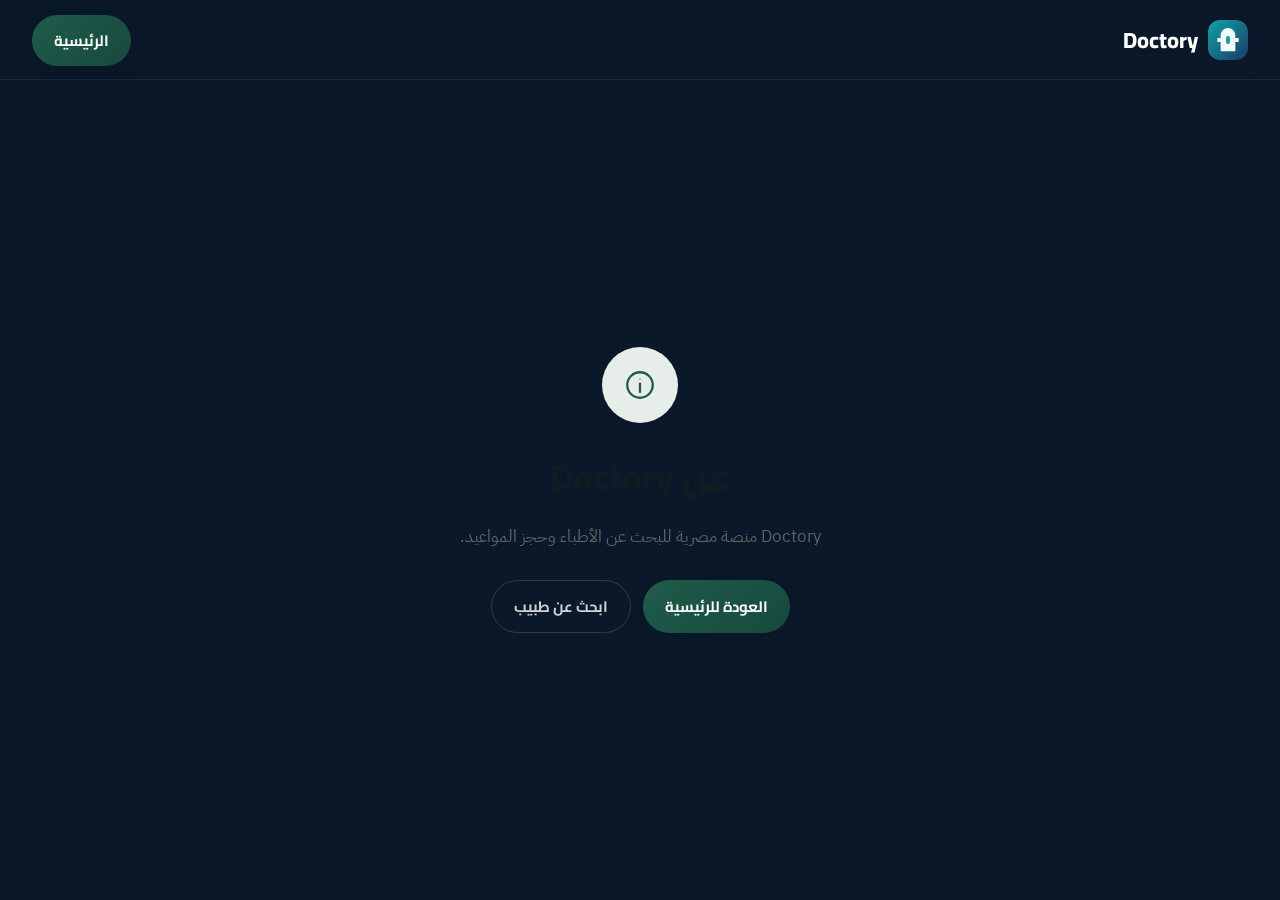
<file: about.html>
<!DOCTYPE html>
<html lang="ar" dir="rtl">
<head>
<meta charset="UTF-8">
<meta name="viewport" content="width=device-width, initial-scale=1.0">
<title>عن الموقع | Doctory</title>
<link rel="preconnect" href="https://fonts.googleapis.com">
<link href="https://fonts.googleapis.com/css2?family=Cairo:wght@400;600;700;800&family=IBM+Plex+Sans+Arabic:wght@400;500;600;700&display=swap" rel="stylesheet">
<link rel="stylesheet" href="css/style.css">
<script>
window.STUB_PAGE_CONFIG = {
  title: "عن الموقع",
  heading: "عن Doctory",
  message: "Doctory منصة مصرية للبحث عن الأطباء وحجز المواعيد. نحن في مرحلة التجهيز وسيتم إطلاق المحتوى الكامل قريباً."
};
</script>
</head>
<body>
<header class="navbar">
  <div class="container navbar__inner">
    <a href="index.html" class="brand">
      <img src="assets/logo-placeholder.svg" alt="Doctory" class="brand__logo">
      <span class="brand__name">Doctory</span>
    </a>
    <div class="navbar__actions">
      <a href="index.html" class="btn btn--primary">الرئيسية</a>
    </div>
  </div>
</header>
<main class="stub-page">
  <div class="stub-page__inner">
    <div class="stub-page__icon" id="stubIcon">ℹ️</div>
    <h1 class="stub-page__title" id="stubHeading">عن Doctory</h1>
    <p class="stub-page__text" id="stubMessage">Doctory منصة مصرية للبحث عن الأطباء وحجز المواعيد.</p>
    <div class="stub-page__actions">
      <a href="index.html" class="btn btn--primary">العودة للرئيسية</a>
      <a href="search.html" class="btn btn--ghost">ابحث عن طبيب</a>
    </div>
  </div>
</main>
<script>window.STUB_PAGE_SLUG = "about";</script>
<script src="js/data-loader.js"></script>
<script src="js/site-runtime.js"></script>
<script src="js/icons.js"></script>
<script src="js/stub-page.js"></script>
</body>
</html>
</file>
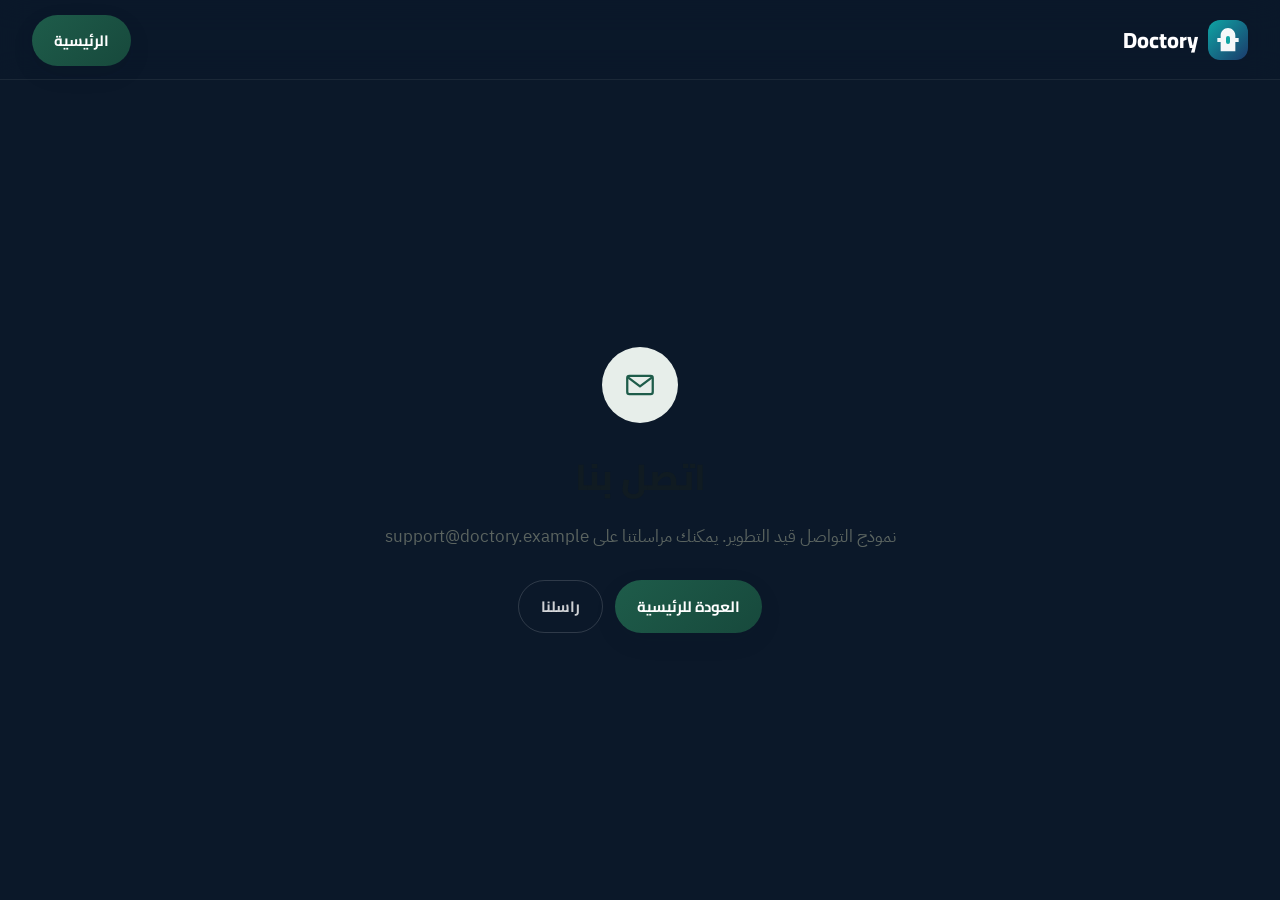
<file: contact.html>
<!DOCTYPE html>
<html lang="ar" dir="rtl">
<head>
<meta charset="UTF-8">
<meta name="viewport" content="width=device-width, initial-scale=1.0">
<title>اتصل بنا | Doctory</title>
<link rel="preconnect" href="https://fonts.googleapis.com">
<link href="https://fonts.googleapis.com/css2?family=Cairo:wght@400;600;700;800&family=IBM+Plex+Sans+Arabic:wght@400;500;600;700&display=swap" rel="stylesheet">
<link rel="stylesheet" href="css/style.css">
<script>
window.STUB_PAGE_CONFIG = {
  title: "اتصل بنا",
  heading: "اتصل بنا",
  message: "نموذج التواصل قيد التطوير. يمكنك مؤقتاً مراسلتنا على support@doctory.example"
};
</script>
</head>
<body>
<header class="navbar">
  <div class="container navbar__inner">
    <a href="index.html" class="brand">
      <img src="assets/logo-placeholder.svg" alt="Doctory" class="brand__logo">
      <span class="brand__name">Doctory</span>
    </a>
    <div class="navbar__actions">
      <a href="index.html" class="btn btn--primary">الرئيسية</a>
    </div>
  </div>
</header>
<main class="stub-page">
  <div class="stub-page__inner">
    <div class="stub-page__icon" id="stubIcon">✉️</div>
    <h1 class="stub-page__title" id="stubHeading">اتصل بنا</h1>
    <p class="stub-page__text" id="stubMessage">نموذج التواصل قيد التطوير.</p>
    <div class="stub-page__actions">
      <a href="index.html" class="btn btn--primary">العودة للرئيسية</a>
      <a href="mailto:support@doctory.example" class="btn btn--ghost">راسلنا</a>
    </div>
  </div>
</main>
<script>window.STUB_PAGE_SLUG = "contact";</script>
<script src="js/data-loader.js"></script>
<script src="js/site-runtime.js"></script>
<script src="js/icons.js"></script>
<script src="js/stub-page.js"></script>
</body>
</html>
</file>
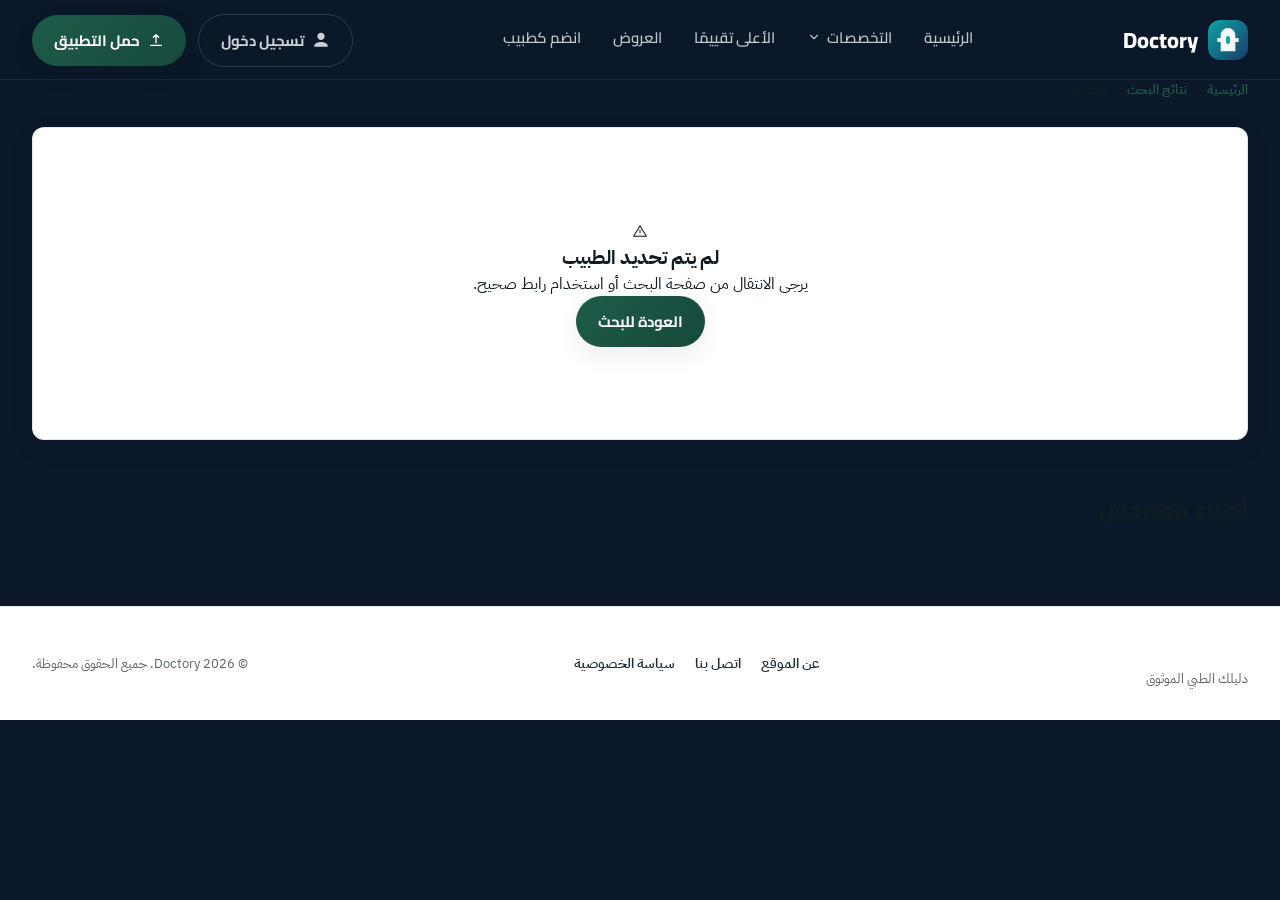
<file: doctor-profile.html>
<!DOCTYPE html>
<html lang="ar" dir="rtl">
<head>
<meta charset="UTF-8">
<meta name="viewport" content="width=device-width, initial-scale=1.0">
<title>الملف الشخصي للطبيب | Doctory</title>
<link rel="preconnect" href="https://fonts.googleapis.com">
<link href="https://fonts.googleapis.com/css2?family=Cairo:wght@400;600;700;800&family=IBM+Plex+Sans+Arabic:wght@400;500;600;700&display=swap" rel="stylesheet">
<link rel="stylesheet" href="css/style.css">
<link rel="stylesheet" href="css/doctor-profile.css">
</head>
<body>

<!-- ===== Navbar ===== -->
<header class="navbar">
  <div class="container navbar__inner">
    <a href="index.html" class="brand">
      <img src="assets/logo-placeholder.svg" alt="Doctory" class="brand__logo">
      <span class="brand__name">Doctory</span>
    </a>

    <nav class="nav-links">
      <a href="index.html" class="nav-links__item">الرئيسية</a>
      <div class="nav-dropdown" id="specialtiesWrap">
        <button class="nav-links__item nav-dropdown__trigger" id="specialtiesTrigger" aria-haspopup="true" aria-expanded="false">
          التخصصات
          <svg width="14" height="14" viewBox="0 0 24 24" fill="none" class="nav-dropdown__chevron"><path d="m6 9 6 6 6-6" stroke="currentColor" stroke-width="2" stroke-linecap="round" stroke-linejoin="round"/></svg>
        </button>
      </div>
      <a href="top-rated.html" class="nav-links__item">الأعلى تقييمًا</a>
      <a href="offers.html" class="nav-links__item">العروض</a>
      <a href="join-doctor.html" class="nav-links__item">انضم كطبيب</a>
    </nav>

    <div class="navbar__actions">
      <a href="login.html" class="btn btn--ghost">
        <svg width="18" height="18" viewBox="0 0 24 24" fill="none"><path d="M12 12c2.7 0 4.9-2.2 4.9-4.9S14.7 2.2 12 2.2 7.1 4.4 7.1 7.1 9.3 12 12 12Zm0 2.5c-3.6 0-9 1.8-9 5.4V21h18v-1.1c0-3.6-5.4-5.4-9-5.4Z" fill="currentColor"/></svg>
        تسجيل دخول
      </a>
      <a href="#" class="btn btn--primary btn--app-download">
        <svg width="16" height="16" viewBox="0 0 24 24" fill="none"><path d="M12 16V4m0 0 4 4m-4-4-4 4M4 20h16" stroke="currentColor" stroke-width="2" stroke-linecap="round" stroke-linejoin="round"/></svg>
        حمل التطبيق
      </a>
    </div>

    <button class="navbar__burger" id="burgerBtn" aria-label="فتح القائمة" aria-expanded="false">
      <svg width="24" height="24" viewBox="0 0 24 24" fill="none" class="burger-icon-open"><path d="M4 7h16M4 12h16M4 17h16" stroke="currentColor" stroke-width="2" stroke-linecap="round"/></svg>
      <svg width="24" height="24" viewBox="0 0 24 24" fill="none" class="burger-icon-close"><path d="M6 6l12 12M18 6 6 18" stroke="currentColor" stroke-width="2" stroke-linecap="round"/></svg>
    </button>
  </div>

  <div class="mega-menu" id="specialtiesPanel">
    <div class="container mega-menu__inner" id="specialtiesGrid"></div>
  </div>

  <nav class="mobile-menu" id="mobileMenu">
    <a href="index.html" class="mobile-menu__item">الرئيسية</a>
    <button class="mobile-menu__item mobile-menu__specialties-trigger" id="mobileSpecialtiesTrigger">
      التخصصات
      <svg width="14" height="14" viewBox="0 0 24 24" fill="none"><path d="m6 9 6 6 6-6" stroke="currentColor" stroke-width="2" stroke-linecap="round" stroke-linejoin="round"/></svg>
    </button>
    <div class="mobile-menu__specialties" id="mobileSpecialtiesPanel"></div>
    <a href="top-rated.html" class="mobile-menu__item">الأعلى تقييمًا</a>
    <a href="offers.html" class="mobile-menu__item">العروض</a>
    <a href="join-doctor.html" class="mobile-menu__item">انضم كطبيب</a>
    <a href="login.html" class="mobile-menu__item mobile-menu__login">تسجيل دخول</a>
  </nav>
</header>

<!-- ===== Main Content ===== -->
<main class="profile-page">
  <div class="container profile-page__inner">

    <!-- Breadcrumb (اختياري) -->
    <div class="breadcrumb">
      <a href="index.html">الرئيسية</a>
      <span class="breadcrumb__sep">›</span>
      <a href="search.html">نتائج البحث</a>
      <span class="breadcrumb__sep">›</span>
      <span class="breadcrumb__current" id="breadcrumbName">الطبيب</span>
    </div>

    <!-- ===== Doctor Profile ===== -->
    <div class="profile-card" id="profileCard">
      <!-- سيتم تعبئتها بواسطة JavaScript -->
    </div>

    <!-- ===== Related Doctors ===== -->
    <section class="related-doctors">
      <h2 class="related-doctors__title">أطباء مقترحون</h2>
      <div class="related-doctors__grid" id="relatedDoctorsGrid"></div>
    </section>

  </div>
</main>

<!-- ===== Footer ===== -->
<footer class="footer">
  <div class="container footer__inner">
    <div class="footer__brand">
      <span class="brand__name">Doctory</span>
      <p class="footer__tagline">دليلك الطبي الموثوق</p>
    </div>
    <div class="footer__links">
      <a href="about.html">عن الموقع</a>
      <a href="contact.html">اتصل بنا</a>
      <a href="privacy.html">سياسة الخصوصية</a>
    </div>
    <div class="footer__copy">
      &copy; 2026 Doctory. جميع الحقوق محفوظة.
    </div>
  </div>
</footer>

<!-- ===== Scripts ===== -->
<script src="js/data-loader.js"></script>
<script src="js/site-runtime.js"></script>
<script src="js/icons.js"></script>
<script src="js/doctor-profile.js"></script>
</body>
</html>
</file>
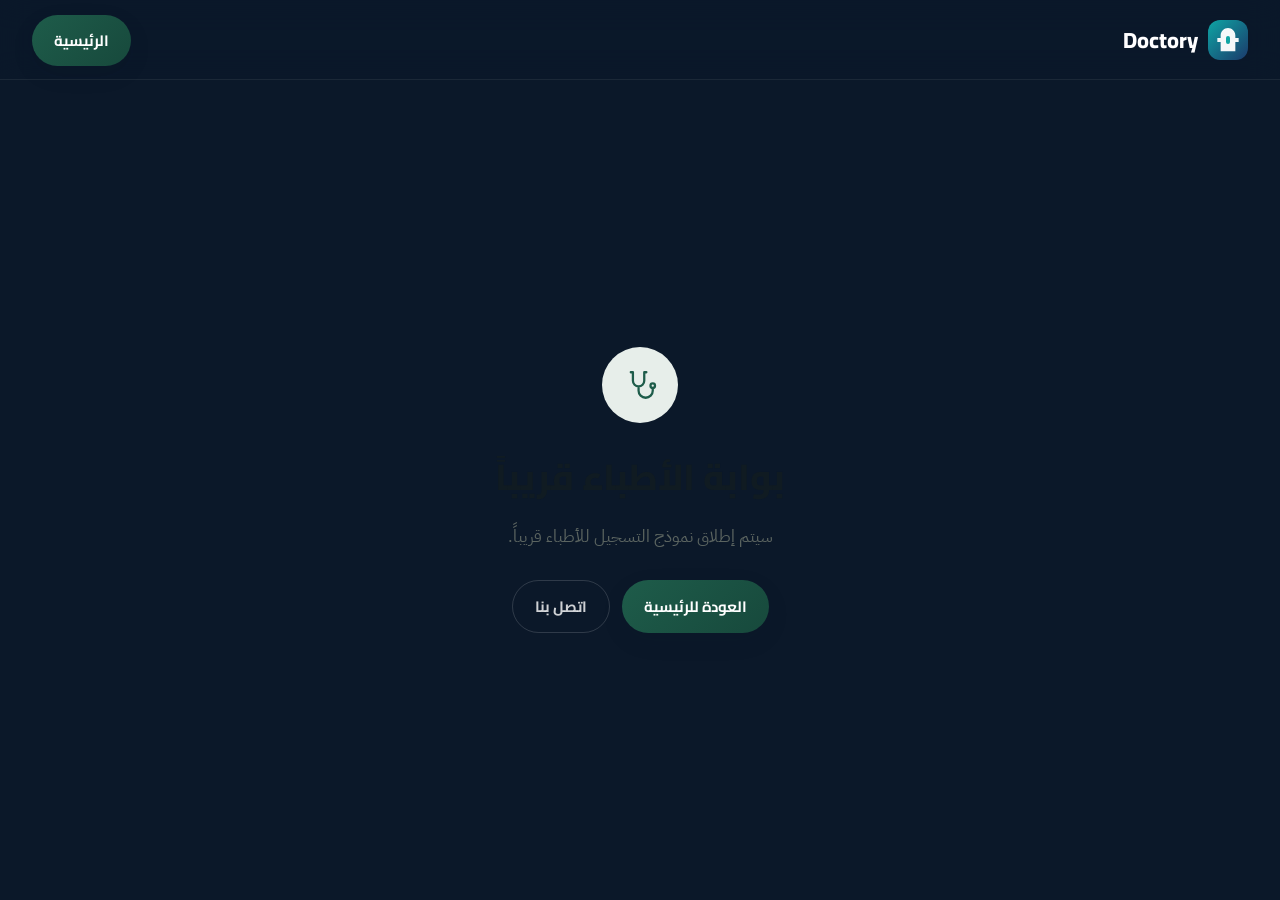
<file: join-doctor.html>
<!DOCTYPE html>
<html lang="ar" dir="rtl">
<head>
<meta charset="UTF-8">
<meta name="viewport" content="width=device-width, initial-scale=1.0">
<title>انضم كطبيب | Doctory</title>
<link rel="preconnect" href="https://fonts.googleapis.com">
<link href="https://fonts.googleapis.com/css2?family=Cairo:wght@400;600;700;800&family=IBM+Plex+Sans+Arabic:wght@400;500;600;700&display=swap" rel="stylesheet">
<link rel="stylesheet" href="css/style.css">
<script>
window.STUB_PAGE_CONFIG = {
  title: "انضم كطبيب",
  heading: "بوابة الأطباء قريباً",
  message: "سيتم إطلاق نموذج التسجيل للأطباء قريباً. يمكنك التواصل معنا مؤقتاً عبر صفحة اتصل بنا."
};
</script>
</head>
<body>
<header class="navbar">
  <div class="container navbar__inner">
    <a href="index.html" class="brand">
      <img src="assets/logo-placeholder.svg" alt="Doctory" class="brand__logo">
      <span class="brand__name">Doctory</span>
    </a>
    <div class="navbar__actions">
      <a href="index.html" class="btn btn--primary">الرئيسية</a>
    </div>
  </div>
</header>
<main class="stub-page">
  <div class="stub-page__inner">
    <div class="stub-page__icon" id="stubIcon">🩺</div>
    <h1 class="stub-page__title" id="stubHeading">بوابة الأطباء قريباً</h1>
    <p class="stub-page__text" id="stubMessage">سيتم إطلاق نموذج التسجيل للأطباء قريباً.</p>
    <div class="stub-page__actions">
      <a href="index.html" class="btn btn--primary">العودة للرئيسية</a>
      <a href="contact.html" class="btn btn--ghost">اتصل بنا</a>
    </div>
  </div>
</main>
<script>window.STUB_PAGE_SLUG = "join-doctor";</script>
<script src="js/data-loader.js"></script>
<script src="js/site-runtime.js"></script>
<script src="js/icons.js"></script>
<script src="js/stub-page.js"></script>
</body>
</html>
</file>
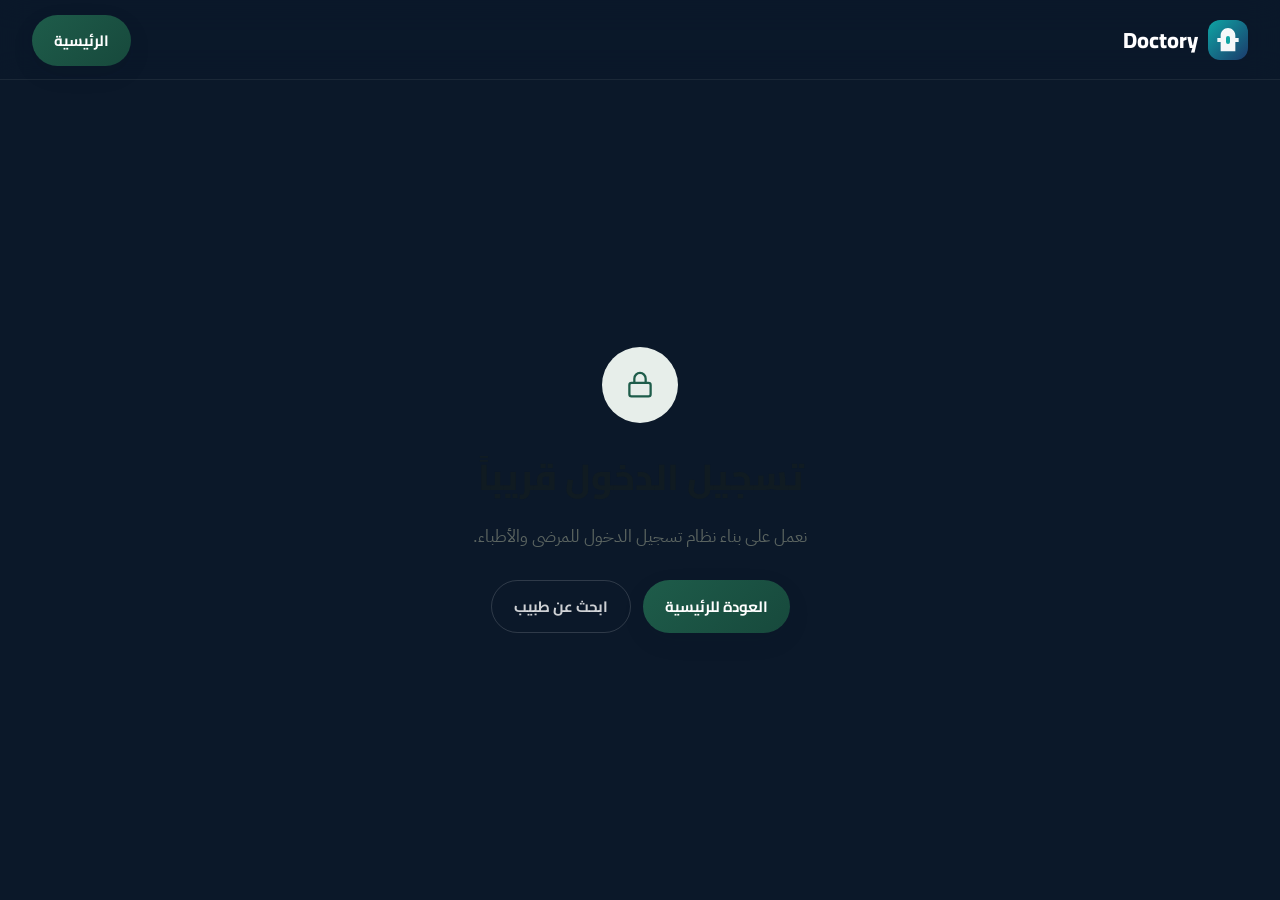
<file: login.html>
<!DOCTYPE html>
<html lang="ar" dir="rtl">
<head>
<meta charset="UTF-8">
<meta name="viewport" content="width=device-width, initial-scale=1.0">
<title>تسجيل الدخول | Doctory</title>
<link rel="preconnect" href="https://fonts.googleapis.com">
<link href="https://fonts.googleapis.com/css2?family=Cairo:wght@400;600;700;800&family=IBM+Plex+Sans+Arabic:wght@400;500;600;700&display=swap" rel="stylesheet">
<link rel="stylesheet" href="css/style.css">
<script>
window.STUB_PAGE_CONFIG = {
  title: "تسجيل الدخول",
  heading: "تسجيل الدخول قريباً",
  message: "نعمل على بناء نظام تسجيل الدخول للمرضى والأطباء. في الوقت الحالي يمكنك تصفح الأطباء والبحث بدون حساب."
};
</script>
</head>
<body>
<header class="navbar">
  <div class="container navbar__inner">
    <a href="index.html" class="brand">
      <img src="assets/logo-placeholder.svg" alt="Doctory" class="brand__logo">
      <span class="brand__name">Doctory</span>
    </a>
    <div class="navbar__actions">
      <a href="index.html" class="btn btn--primary">الرئيسية</a>
    </div>
  </div>
</header>
<main class="stub-page">
  <div class="stub-page__inner">
    <div class="stub-page__icon" id="stubIcon">🔐</div>
    <h1 class="stub-page__title" id="stubHeading">تسجيل الدخول قريباً</h1>
    <p class="stub-page__text" id="stubMessage">نعمل على بناء نظام تسجيل الدخول للمرضى والأطباء.</p>
    <div class="stub-page__actions">
      <a href="index.html" class="btn btn--primary">العودة للرئيسية</a>
      <a href="search.html" class="btn btn--ghost">ابحث عن طبيب</a>
    </div>
  </div>
</main>
<script>window.STUB_PAGE_SLUG = "login";</script>
<script src="js/data-loader.js"></script>
<script src="js/site-runtime.js"></script>
<script src="js/icons.js"></script>
<script src="js/stub-page.js"></script>
</body>
</html>
</file>
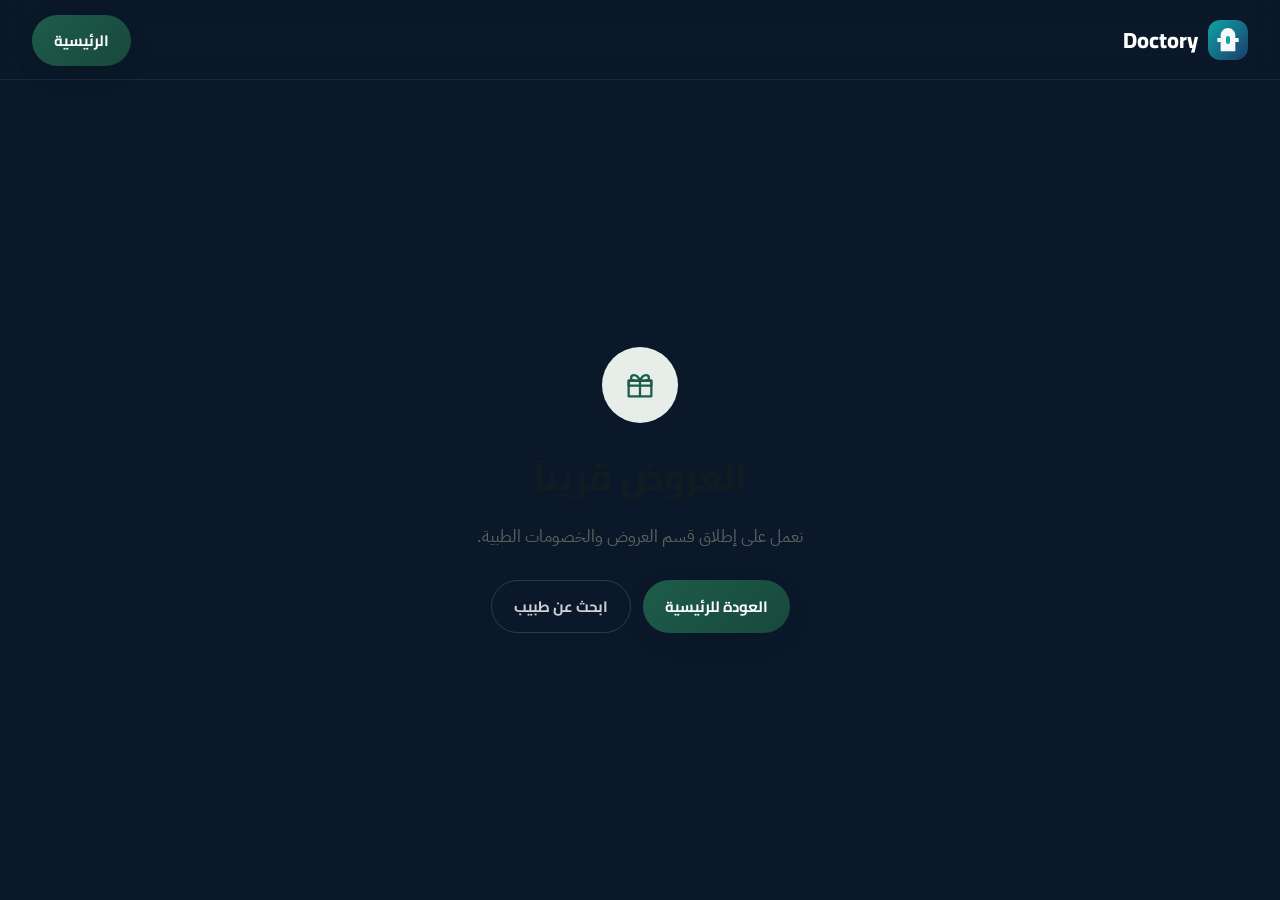
<file: offers.html>
<!DOCTYPE html>
<html lang="ar" dir="rtl">
<head>
<meta charset="UTF-8">
<meta name="viewport" content="width=device-width, initial-scale=1.0">
<title>العروض | Doctory</title>
<link rel="preconnect" href="https://fonts.googleapis.com">
<link href="https://fonts.googleapis.com/css2?family=Cairo:wght@400;600;700;800&family=IBM+Plex+Sans+Arabic:wght@400;500;600;700&display=swap" rel="stylesheet">
<link rel="stylesheet" href="css/style.css">
<script>
window.STUB_PAGE_CONFIG = {
  title: "العروض",
  heading: "العروض قريباً",
  message: "نعمل على إطلاق قسم العروض والخصومات الطبية. تابعنا قريباً للاستفادة من أفضل الأسعار."
};
</script>
</head>
<body>
<header class="navbar">
  <div class="container navbar__inner">
    <a href="index.html" class="brand">
      <img src="assets/logo-placeholder.svg" alt="Doctory" class="brand__logo">
      <span class="brand__name">Doctory</span>
    </a>
    <div class="navbar__actions">
      <a href="index.html" class="btn btn--primary">الرئيسية</a>
    </div>
  </div>
</header>
<main class="stub-page">
  <div class="stub-page__inner">
    <div class="stub-page__icon" id="stubIcon">🎁</div>
    <h1 class="stub-page__title" id="stubHeading">العروض قريباً</h1>
    <p class="stub-page__text" id="stubMessage">نعمل على إطلاق قسم العروض والخصومات الطبية.</p>
    <div class="stub-page__actions">
      <a href="index.html" class="btn btn--primary">العودة للرئيسية</a>
      <a href="search.html" class="btn btn--ghost">ابحث عن طبيب</a>
    </div>
  </div>
</main>
<script>window.STUB_PAGE_SLUG = "offers";</script>
<script src="js/data-loader.js"></script>
<script src="js/site-runtime.js"></script>
<script src="js/icons.js"></script>
<script src="js/stub-page.js"></script>
</body>
</html>
</file>
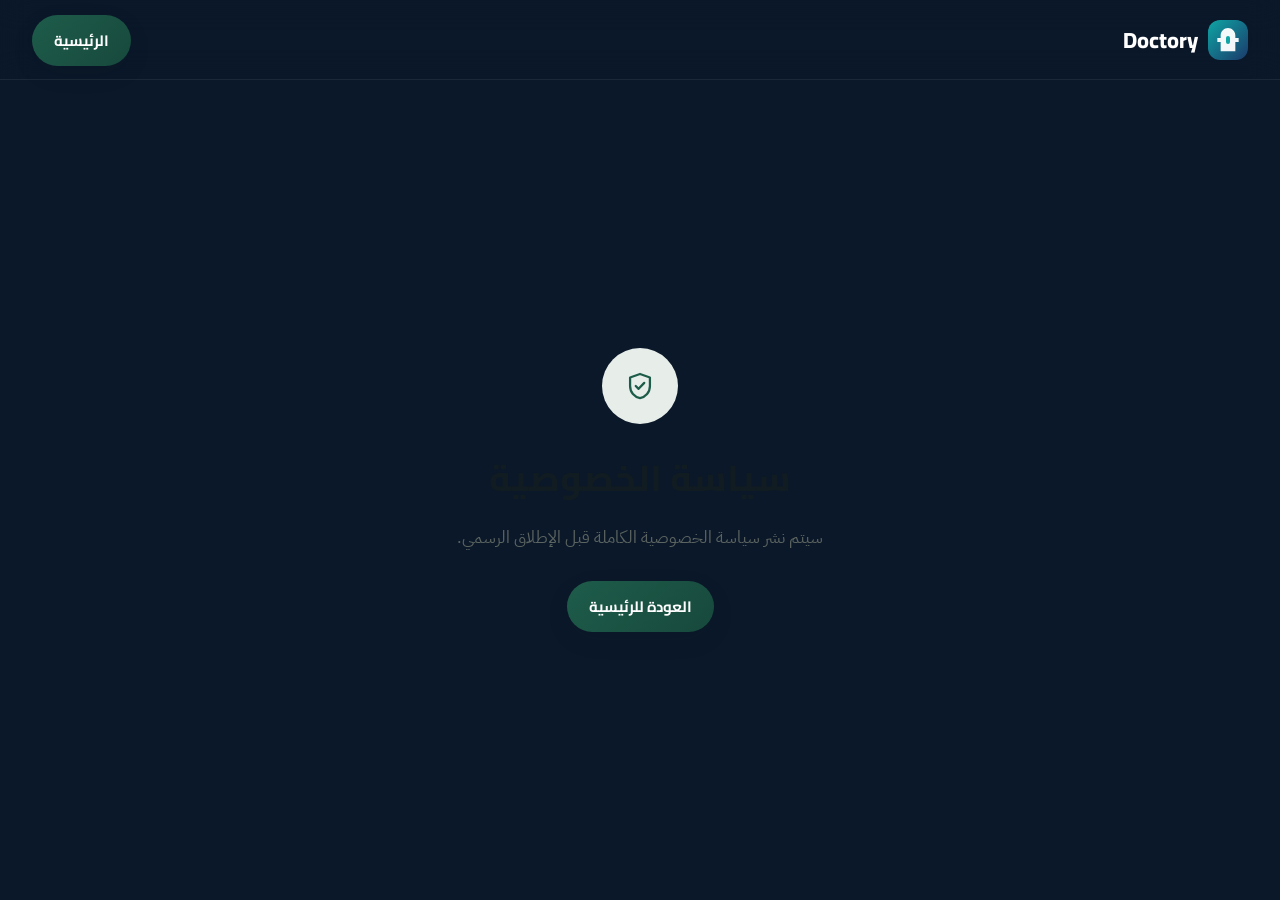
<file: privacy.html>
<!DOCTYPE html>
<html lang="ar" dir="rtl">
<head>
<meta charset="UTF-8">
<meta name="viewport" content="width=device-width, initial-scale=1.0">
<title>سياسة الخصوصية | Doctory</title>
<link rel="preconnect" href="https://fonts.googleapis.com">
<link href="https://fonts.googleapis.com/css2?family=Cairo:wght@400;600;700;800&family=IBM+Plex+Sans+Arabic:wght@400;500;600;700&display=swap" rel="stylesheet">
<link rel="stylesheet" href="css/style.css">
<script>
window.STUB_PAGE_CONFIG = {
  title: "سياسة الخصوصية",
  heading: "سياسة الخصوصية",
  message: "سيتم نشر سياسة الخصوصية الكاملة قبل الإطلاق الرسمي للمنصة."
};
</script>
</head>
<body>
<header class="navbar">
  <div class="container navbar__inner">
    <a href="index.html" class="brand">
      <img src="assets/logo-placeholder.svg" alt="Doctory" class="brand__logo">
      <span class="brand__name">Doctory</span>
    </a>
    <div class="navbar__actions">
      <a href="index.html" class="btn btn--primary">الرئيسية</a>
    </div>
  </div>
</header>
<main class="stub-page">
  <div class="stub-page__inner">
    <div class="stub-page__icon" id="stubIcon">🛡️</div>
    <h1 class="stub-page__title" id="stubHeading">سياسة الخصوصية</h1>
    <p class="stub-page__text" id="stubMessage">سيتم نشر سياسة الخصوصية الكاملة قبل الإطلاق الرسمي.</p>
    <div class="stub-page__actions">
      <a href="index.html" class="btn btn--primary">العودة للرئيسية</a>
    </div>
  </div>
</main>
<script>window.STUB_PAGE_SLUG = "privacy";</script>
<script src="js/data-loader.js"></script>
<script src="js/site-runtime.js"></script>
<script src="js/icons.js"></script>
<script src="js/stub-page.js"></script>
</body>
</html>
</file>
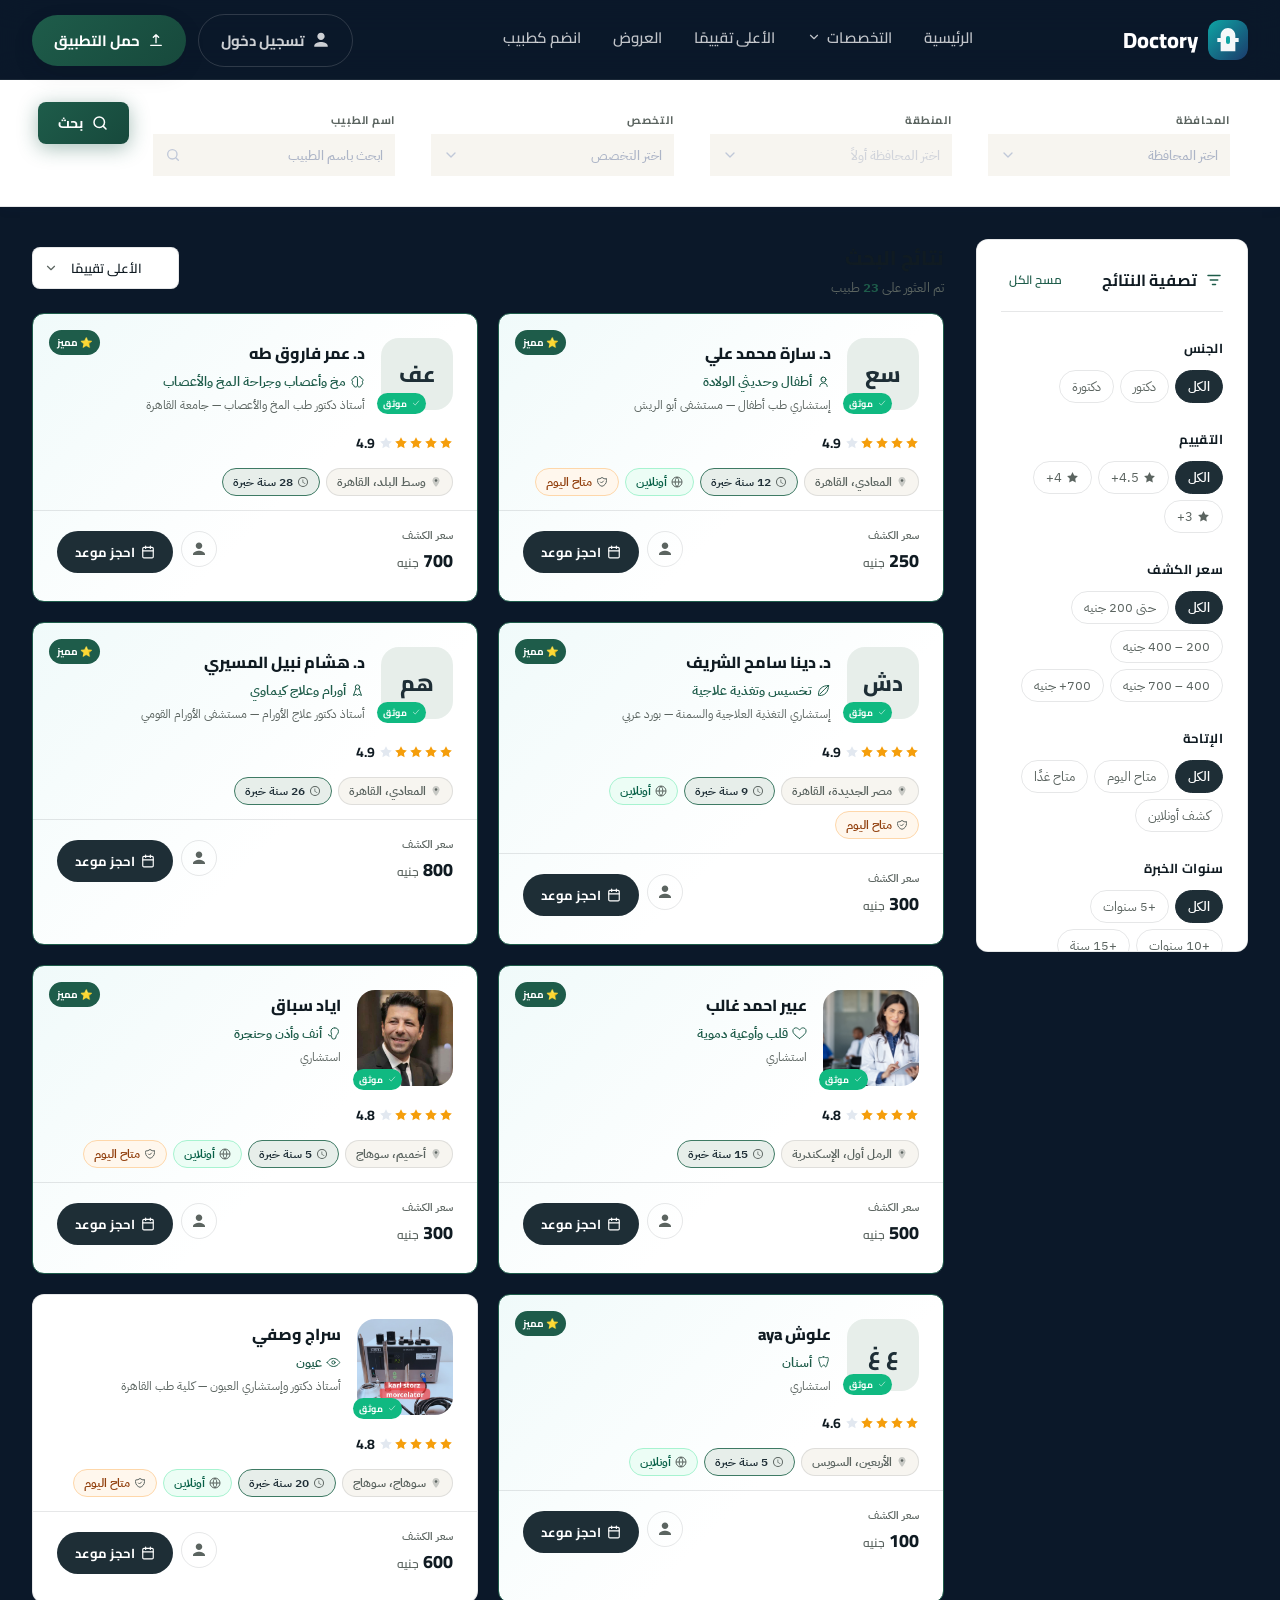
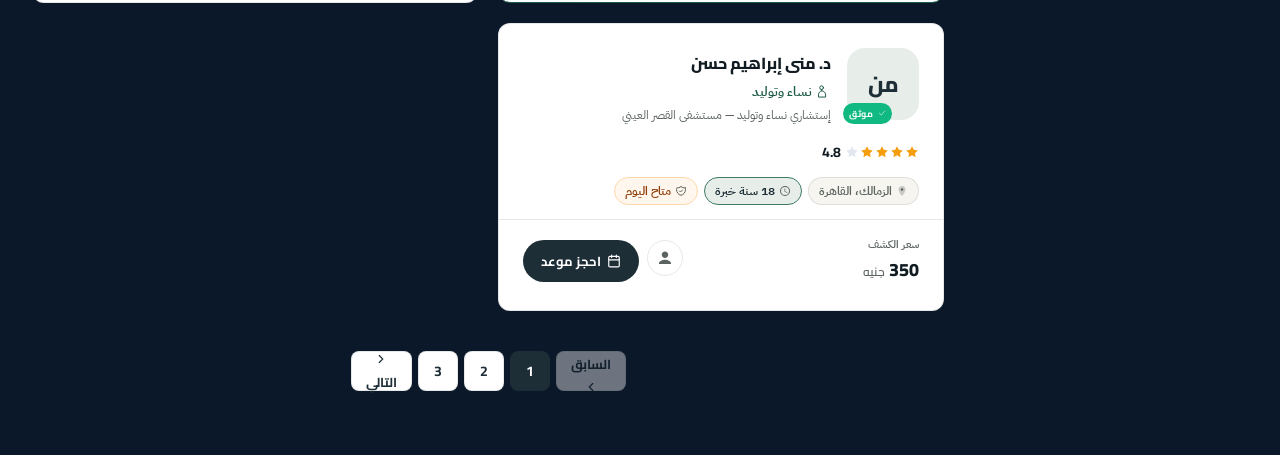
<file: search.html>
<!DOCTYPE html>
<html lang="ar" dir="rtl">
<head>
<meta charset="UTF-8">
<meta name="viewport" content="width=device-width, initial-scale=1.0">
<title>نتائج البحث | Doctory</title>
<link rel="preconnect" href="https://fonts.googleapis.com">
<link href="https://fonts.googleapis.com/css2?family=Cairo:wght@400;600;700;800&family=IBM+Plex+Sans+Arabic:wght@400;500;600;700&display=swap" rel="stylesheet">
<link rel="stylesheet" href="css/style.css">
<link rel="stylesheet" href="css/search.css">
</head>
<body>

<!-- ===== Navbar ===== -->
<header class="navbar">
  <div class="container navbar__inner">
    <a href="index.html" class="brand">
      <img src="assets/logo-placeholder.svg" alt="Doctory" class="brand__logo">
      <span class="brand__name">Doctory</span>
    </a>

    <nav class="nav-links">
      <a href="index.html" class="nav-links__item">الرئيسية</a>
      <div class="nav-dropdown" id="specialtiesWrap">
        <button class="nav-links__item nav-dropdown__trigger" id="specialtiesTrigger" aria-haspopup="true" aria-expanded="false">
          التخصصات
          <svg width="14" height="14" viewBox="0 0 24 24" fill="none" class="nav-dropdown__chevron"><path d="m6 9 6 6 6-6" stroke="currentColor" stroke-width="2" stroke-linecap="round" stroke-linejoin="round"/></svg>
        </button>
      </div>
      <a href="top-rated.html" class="nav-links__item">الأعلى تقييمًا</a>
      <a href="offers.html" class="nav-links__item">العروض</a>
      <a href="join-doctor.html" class="nav-links__item">انضم كطبيب</a>
    </nav>

    <div class="navbar__actions">
      <a href="login.html" class="btn btn--ghost">
        <svg width="18" height="18" viewBox="0 0 24 24" fill="none"><path d="M12 12c2.7 0 4.9-2.2 4.9-4.9S14.7 2.2 12 2.2 7.1 4.4 7.1 7.1 9.3 12 12 12Zm0 2.5c-3.6 0-9 1.8-9 5.4V21h18v-1.1c0-3.6-5.4-5.4-9-5.4Z" fill="currentColor"/></svg>
        تسجيل دخول
      </a>
      <a href="#" class="btn btn--primary btn--app-download">
        <svg width="16" height="16" viewBox="0 0 24 24" fill="none"><path d="M12 16V4m0 0 4 4m-4-4-4 4M4 20h16" stroke="currentColor" stroke-width="2" stroke-linecap="round" stroke-linejoin="round"/></svg>
        حمل التطبيق
      </a>
    </div>

    <button class="navbar__burger" id="burgerBtn" aria-label="فتح القائمة" aria-expanded="false">
      <svg width="24" height="24" viewBox="0 0 24 24" fill="none" class="burger-icon-open"><path d="M4 7h16M4 12h16M4 17h16" stroke="currentColor" stroke-width="2" stroke-linecap="round"/></svg>
      <svg width="24" height="24" viewBox="0 0 24 24" fill="none" class="burger-icon-close"><path d="M6 6l12 12M18 6 6 18" stroke="currentColor" stroke-width="2" stroke-linecap="round"/></svg>
    </button>
  </div>

  <div class="mega-menu" id="specialtiesPanel">
    <div class="container mega-menu__inner" id="specialtiesGrid"></div>
  </div>

  <nav class="mobile-menu" id="mobileMenu">
    <a href="index.html" class="mobile-menu__item">الرئيسية</a>
    <button class="mobile-menu__item mobile-menu__specialties-trigger" id="mobileSpecialtiesTrigger">
      التخصصات
      <svg width="14" height="14" viewBox="0 0 24 24" fill="none"><path d="m6 9 6 6 6-6" stroke="currentColor" stroke-width="2" stroke-linecap="round" stroke-linejoin="round"/></svg>
    </button>
    <div class="mobile-menu__specialties" id="mobileSpecialtiesPanel"></div>
    <a href="top-rated.html" class="mobile-menu__item">الأعلى تقييمًا</a>
    <a href="offers.html" class="mobile-menu__item">العروض</a>
    <a href="join-doctor.html" class="mobile-menu__item">انضم كطبيب</a>
    <a href="login.html" class="mobile-menu__item mobile-menu__login">تسجيل دخول</a>
  </nav>
</header>

<!-- ===== Search Bar (Compact) ===== -->
<div class="search-strip">
  <div class="container">
    <form class="search-bar search-bar--compact" id="search" aria-label="بحث عن طبيب">
      <div class="search-bar__field" data-field="governorate">
        <label for="governorate">المحافظة</label>
        <div class="search-bar__input" id="governorateInput">
          <input type="text" id="governorate" placeholder="اختر المحافظة" readonly autocomplete="off">
          <svg width="16" height="16" viewBox="0 0 24 24" fill="none"><path d="m6 9 6 6 6-6" stroke="currentColor" stroke-width="2" stroke-linecap="round" stroke-linejoin="round"/></svg>
        </div>
        <div class="search-dropdown" id="governorateDropdown"></div>
      </div>

      <div class="search-bar__field" data-field="area">
        <label for="area" id="areaLabel">المنطقة</label>
        <div class="search-bar__input" id="areaInput">
          <input type="text" id="area" placeholder="اختر المحافظة أولاً" readonly autocomplete="off" disabled>
          <svg width="16" height="16" viewBox="0 0 24 24" fill="none"><path d="m6 9 6 6 6-6" stroke="currentColor" stroke-width="2" stroke-linecap="round" stroke-linejoin="round"/></svg>
        </div>
        <div class="search-dropdown" id="areaDropdown"></div>
      </div>

      <div class="search-bar__field" data-field="specialty">
        <label for="specialty">التخصص</label>
        <div class="search-bar__input" id="specialtyInput">
          <input type="text" id="specialty" placeholder="اختر التخصص" readonly autocomplete="off">
          <svg width="16" height="16" viewBox="0 0 24 24" fill="none"><path d="m6 9 6 6 6-6" stroke="currentColor" stroke-width="2" stroke-linecap="round" stroke-linejoin="round"/></svg>
        </div>
        <div class="search-dropdown" id="specialtyDropdown"></div>
      </div>

      <div class="search-bar__field">
        <label for="doctor">اسم الطبيب</label>
        <div class="search-bar__input">
          <input type="text" id="doctor" placeholder="ابحث باسم الطبيب">
          <svg width="16" height="16" viewBox="0 0 24 24" fill="none"><circle cx="11" cy="11" r="7" stroke="currentColor" stroke-width="2"/><path d="m20 20-3.5-3.5" stroke="currentColor" stroke-width="2" stroke-linecap="round"/></svg>
        </div>
      </div>

      <button type="submit" class="search-bar__submit" aria-label="بحث">
        <svg width="18" height="18" viewBox="0 0 24 24" fill="none"><circle cx="11" cy="11" r="7" stroke="currentColor" stroke-width="2"/><path d="m20 20-3.5-3.5" stroke="currentColor" stroke-width="2" stroke-linecap="round"/></svg>
        بحث
      </button>
    </form>
  </div>
</div>

<!-- ===== Main Content ===== -->
<main class="search-page">
  <div class="container search-page__inner">

    <!-- Sidebar Filters -->
    <aside class="filters-sidebar" id="filtersSidebar">
      <div class="filters-sidebar__header">
        <h2 class="filters-sidebar__title">
          <svg width="18" height="18" viewBox="0 0 24 24" fill="none"><path d="M4 6h16M7 12h10M10 18h4" stroke="currentColor" stroke-width="2" stroke-linecap="round"/></svg>
          تصفية النتائج
        </h2>
        <button class="filters-sidebar__reset" id="resetFilters">مسح الكل</button>
      </div>

      <!-- Gender Filter -->
      <div class="filter-group">
        <h3 class="filter-group__title">الجنس</h3>
        <div class="filter-chips" id="genderFilter">
          <button class="filter-chip is-active" data-value="">الكل</button>
          <button class="filter-chip" data-value="male">دكتور</button>
          <button class="filter-chip" data-value="female">دكتورة</button>
        </div>
      </div>

      <!-- Rating Filter -->
      <div class="filter-group">
        <h3 class="filter-group__title">التقييم</h3>
        <div class="filter-chips" id="ratingFilter">
          <button class="filter-chip is-active" data-value="0">الكل</button>
          <button class="filter-chip" data-value="4.5">
            <svg width="13" height="13" viewBox="0 0 24 24" fill="currentColor"><path d="M12 2l3.09 6.26L22 9.27l-5 4.87 1.18 6.88L12 17.77l-6.18 3.25L7 14.14 2 9.27l6.91-1.01L12 2z"/></svg>
            4.5+
          </button>
          <button class="filter-chip" data-value="4">
            <svg width="13" height="13" viewBox="0 0 24 24" fill="currentColor"><path d="M12 2l3.09 6.26L22 9.27l-5 4.87 1.18 6.88L12 17.77l-6.18 3.25L7 14.14 2 9.27l6.91-1.01L12 2z"/></svg>
            4+
          </button>
          <button class="filter-chip" data-value="3">
            <svg width="13" height="13" viewBox="0 0 24 24" fill="currentColor"><path d="M12 2l3.09 6.26L22 9.27l-5 4.87 1.18 6.88L12 17.77l-6.18 3.25L7 14.14 2 9.27l6.91-1.01L12 2z"/></svg>
            3+
          </button>
        </div>
      </div>

      <!-- Price Range Filter -->
      <div class="filter-group">
        <h3 class="filter-group__title">سعر الكشف</h3>
        <div class="filter-chips" id="priceFilter">
          <button class="filter-chip is-active" data-value="0-99999">الكل</button>
          <button class="filter-chip" data-value="0-200">حتى 200 جنيه</button>
          <button class="filter-chip" data-value="200-400">200 – 400 جنيه</button>
          <button class="filter-chip" data-value="400-700">400 – 700 جنيه</button>
          <button class="filter-chip" data-value="700-99999">700+ جنيه</button>
        </div>
      </div>

      <!-- Availability Filter -->
      <div class="filter-group">
        <h3 class="filter-group__title">الإتاحة</h3>
        <div class="filter-chips" id="availabilityFilter">
          <button class="filter-chip is-active" data-value="">الكل</button>
          <button class="filter-chip" data-value="today">متاح اليوم</button>
          <button class="filter-chip" data-value="tomorrow">متاح غدًا</button>
          <button class="filter-chip" data-value="online">كشف أونلاين</button>
        </div>
      </div>

      <!-- Experience Filter -->
      <div class="filter-group">
        <h3 class="filter-group__title">سنوات الخبرة</h3>
        <div class="filter-chips" id="experienceFilter">
          <button class="filter-chip is-active" data-value="0">الكل</button>
          <button class="filter-chip" data-value="5">+5 سنوات</button>
          <button class="filter-chip" data-value="10">+10 سنوات</button>
          <button class="filter-chip" data-value="15">+15 سنة</button>
        </div>
      </div>
    </aside>

    <!-- Results Area -->
    <div class="results-area">
      <!-- Results Header -->
      <div class="results-header">
        <div class="results-header__info">
          <h1 class="results-header__title" id="resultsTitle">نتائج البحث</h1>
          <p class="results-header__count" id="resultsCount">جاري التحميل...</p>
        </div>
        <div class="results-header__controls">
          <div class="sort-select-wrap">
            <label for="sortSelect" class="sr-only">ترتيب حسب</label>
            <select class="sort-select" id="sortSelect">
              <option value="rating">الأعلى تقييمًا</option>
              <option value="experience">الأكثر خبرة</option>
              <option value="price-asc">السعر: الأقل أولاً</option>
              <option value="price-desc">السعر: الأعلى أولاً</option>
              <option value="reviews">الأكثر تقييمات</option>
            </select>
            <svg width="14" height="14" viewBox="0 0 24 24" fill="none" class="sort-select__chevron"><path d="m6 9 6 6 6-6" stroke="currentColor" stroke-width="2" stroke-linecap="round" stroke-linejoin="round"/></svg>
          </div>
          <button class="mobile-filter-btn" id="mobileFilterBtn" aria-label="فتح الفلاتر">
            <svg width="16" height="16" viewBox="0 0 24 24" fill="none"><path d="M4 6h16M7 12h10M10 18h4" stroke="currentColor" stroke-width="2" stroke-linecap="round"/></svg>
            فلترة
            <span class="mobile-filter-btn__badge" id="activeFiltersCount" style="display:none">0</span>
          </button>
        </div>
      </div>

      <!-- Active filter tags -->
      <div class="active-tags" id="activeTags"></div>

      <!-- Doctor Cards Grid -->
      <div class="doctors-grid" id="doctorsGrid"></div>

      <!-- Empty State -->
      <div class="empty-state" id="emptyState" style="display:none">
        <div class="empty-state__icon">🔍</div>
        <h3 class="empty-state__title">لا توجد نتائج</h3>
        <p class="empty-state__text">جرب تعديل معايير البحث أو إزالة بعض الفلاتر</p>
        <button class="btn btn--primary" id="clearAllFilters">مسح جميع الفلاتر</button>
      </div>

      <!-- Pagination -->
      <div class="pagination" id="pagination"></div>
    </div>
  </div>
</main>

<!-- Mobile filters overlay -->
<div class="filters-overlay" id="filtersOverlay"></div>

<script src="js/data-loader.js"></script>
<script src="js/site-runtime.js"></script>
<script src="js/icons.js"></script>
<script src="js/search.js"></script>
</body>
</html>
</file>
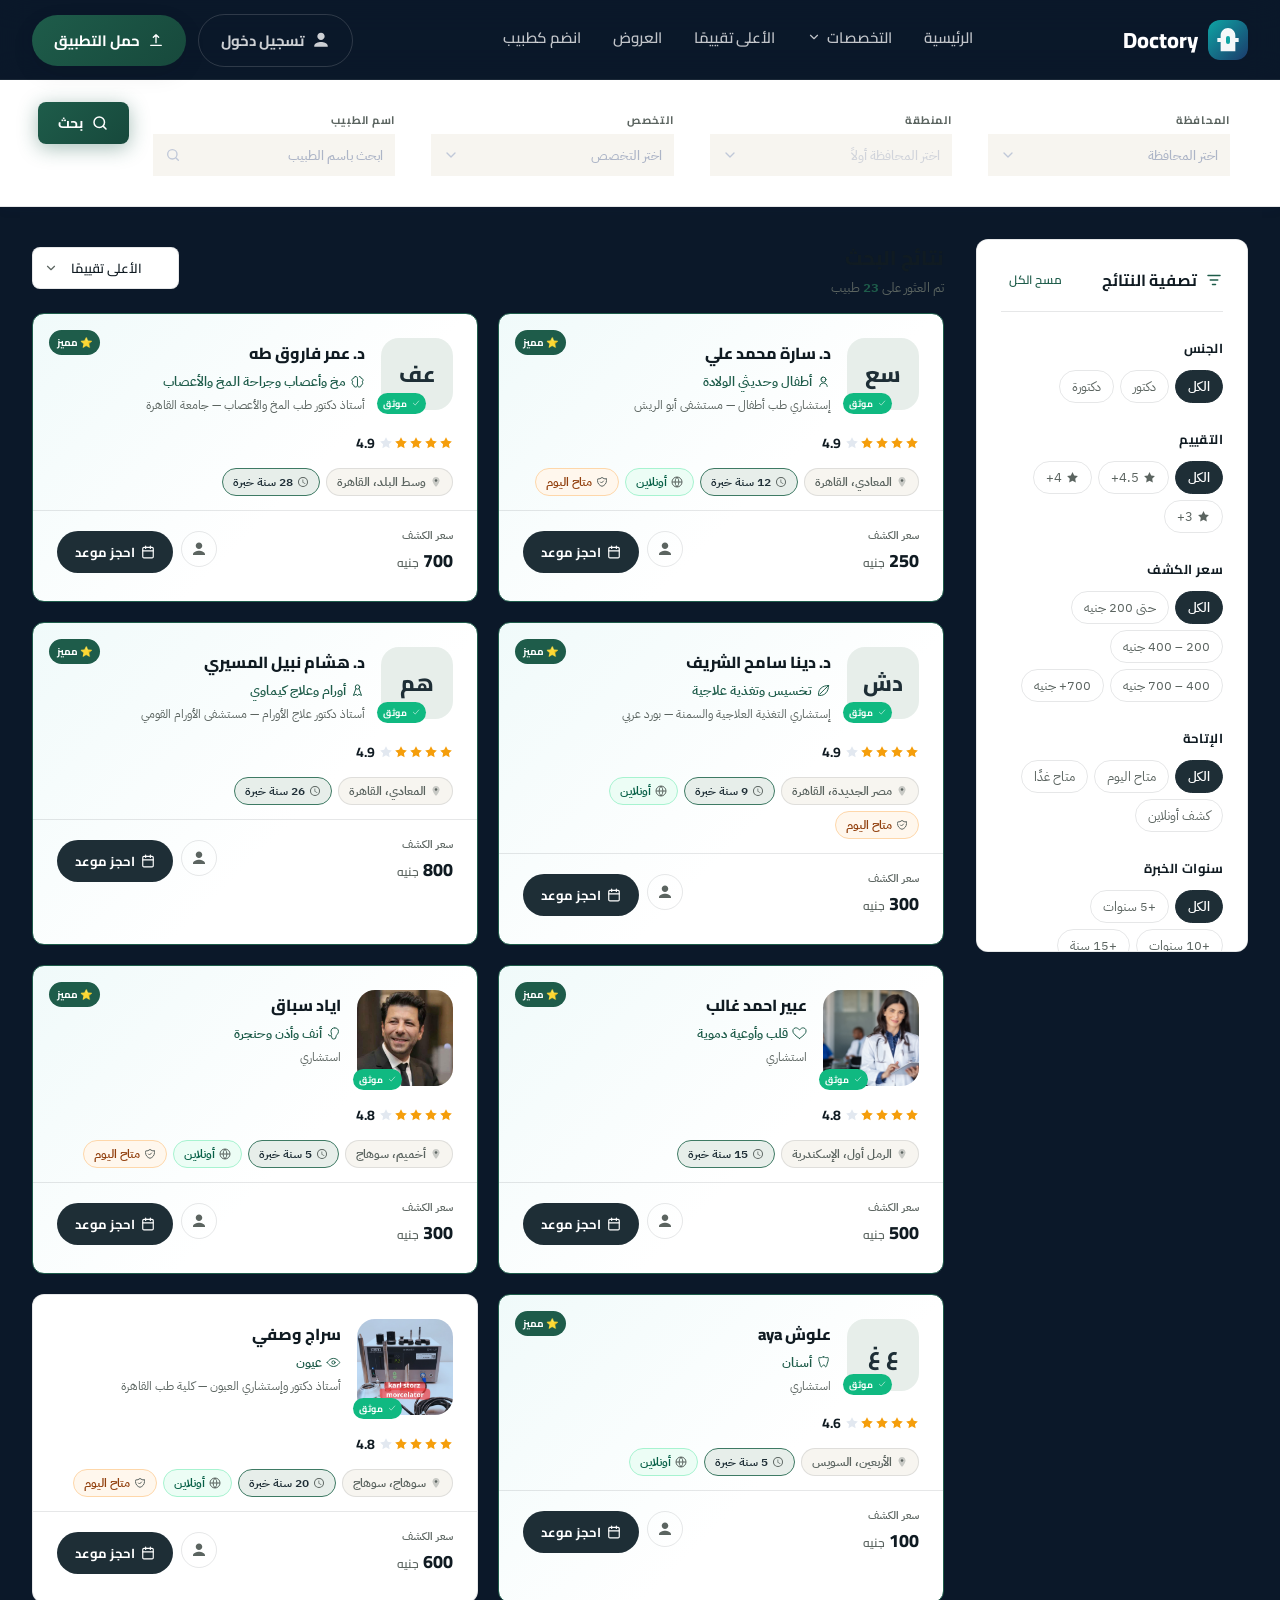
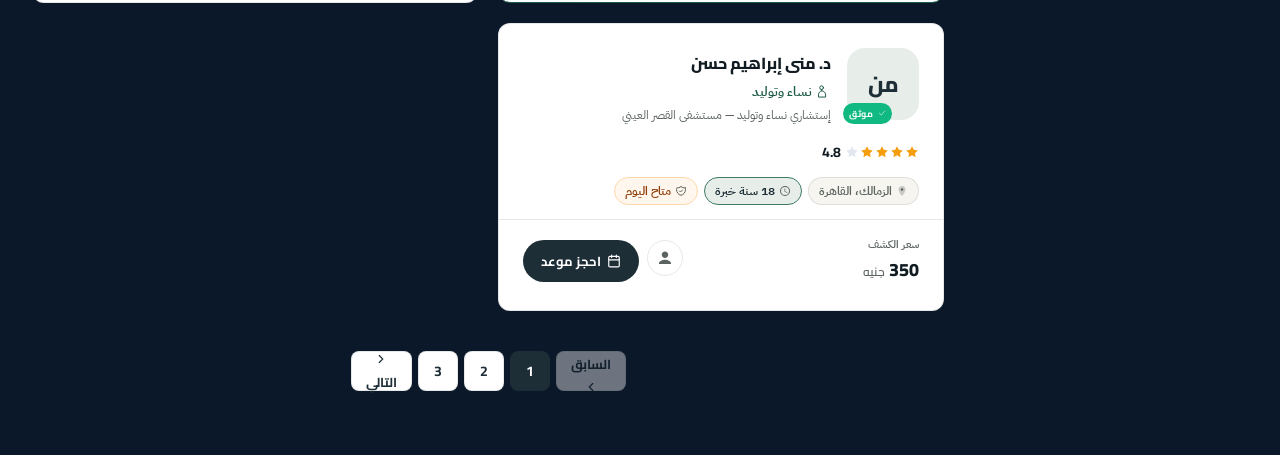
<file: top-rated.html>
<!DOCTYPE html>
<html lang="ar" dir="rtl">
<head>
<meta charset="UTF-8">
<meta http-equiv="refresh" content="0; url=search.html?sort=rating">
<title>الأعلى تقييمًا | Doctory</title>
<script>window.location.replace("search.html?sort=rating");</script>
</head>
<body>
<p>جاري التحويل إلى <a href="search.html?sort=rating">نتائج الأعلى تقييمًا</a>...</p>
</body>
</html>
</file>
<file: css/style.css>
/* =========================================================
   Doctory — Design Tokens
   ========================================================= */
:root {
  /* Color — sober navy + single muted medical-green accent */
  --ink-900: #101B22;      /* near-black navy — headings, dark surfaces */
  --ink-700: #1E2E36;      /* secondary ink — body headings, nav text */
  --accent-teal: #1E5C4A;  /* deep muted clinical green — the one accent color */
  --lilac-300: #3E7A64;    /* mid accent tint — secondary icon strokes, eyebrows */
  --lilac-100: #E7EEEA;    /* pale accent tint — soft badge/section backgrounds */
  --paper: #F7F5F0;        /* warm off-white paper background */
  --white: #FFFFFF;
  --line: rgba(16, 27, 34, 0.10);
  --text-muted: #5B6460;

  /* Type */
  --font-display: "Cairo", system-ui, sans-serif;
  --font-body: "IBM Plex Sans Arabic", "Tajawal", system-ui, sans-serif;

  /* Radius / Shadow — tighter, less "bubbly" for an institutional feel */
  --radius-lg: 12px;
  --radius-md: 8px;
  --radius-pill: 999px;
  --shadow-soft: 0 8px 24px rgba(16, 27, 34, 0.08);
  --shadow-pop: 0 14px 32px rgba(16, 27, 34, 0.14);

  /* Layout */
  --nav-h: 80px;
}

* { margin: 0; padding: 0; box-sizing: border-box; }
html {
  scroll-behavior: smooth;
  overflow-x: hidden;
  width: 100%;
}

body {
  font-family: var(--font-body);
  background: var(--paper);
  color: var(--ink-900);
  -webkit-font-smoothing: antialiased;
  overflow-x: hidden;
}

img { max-width: 100%; display: block; }

.container {
  width: 100%;
  max-width: 1280px;
  margin: 0 auto;
  padding: 0 32px;
  box-sizing: border-box;
}

a { text-decoration: none; color: inherit; }
button { font-family: inherit; }

@media (prefers-reduced-motion: reduce) {
  *, *::before, *::after { animation-duration: 0.001ms !important; transition-duration: 0.001ms !important; }
}

/* =========================================================
   Stub / Coming Soon Pages
   ========================================================= */
.stub-page {
  min-height: calc(100vh - var(--nav-h));
  display: grid;
  place-items: center;
  padding: 48px 24px;
  text-align: center;
}

.stub-page__inner {
  max-width: 520px;
}

.stub-page__icon {
  width: 76px;
  height: 76px;
  display: flex;
  align-items: center;
  justify-content: center;
  margin: 0 auto 20px;
  border-radius: 50%;
  background: var(--lilac-100);
  color: var(--accent-teal);
}
.stub-page__icon .doctory-icon { width: 34px; height: 34px; }

.stub-page__title {
  font-family: var(--font-display);
  font-size: clamp(28px, 4vw, 36px);
  font-weight: 800;
  margin-bottom: 12px;
  color: var(--ink-900);
}

.stub-page__text {
  color: var(--text-muted);
  font-size: 17px;
  line-height: 1.7;
  margin-bottom: 28px;
}

.stub-page__actions {
  display: flex;
  gap: 12px;
  justify-content: center;
  flex-wrap: wrap;
}

/* =========================================================
   Buttons
   ========================================================= */
.btn {
  display: inline-flex;
  align-items: center;
  gap: 8px;
  font-family: var(--font-display);
  font-weight: 700;
  font-size: 15px;
  padding: 11px 22px;
  border-radius: var(--radius-pill);
  border: none;
  cursor: pointer;
  transition: transform 0.15s ease, box-shadow 0.15s ease, background 0.15s ease;
  white-space: nowrap;
}
.btn:focus-visible { outline: 2px solid var(--accent-teal); outline-offset: 2px; }
.btn--primary { background: var(--ink-700); color: var(--white); box-shadow: var(--shadow-soft); }
.btn--primary:hover { transform: translateY(-1px); box-shadow: var(--shadow-pop); }
.btn--ghost { background: transparent; color: var(--ink-700); border: 1.5px solid var(--line); }
.btn--ghost:hover { background: var(--lilac-100); }

/* =========================================================
   Navbar
   ========================================================= */
.navbar {
  position: sticky;
  top: 0;
  z-index: 100;
  height: var(--nav-h);
  background: rgba(251, 250, 255, 0.85);
  backdrop-filter: blur(10px);
  border-bottom: 1px solid var(--line);
  overflow: visible;
}

.navbar__inner {
  height: var(--nav-h);
  display: flex;
  align-items: center;
  justify-content: space-between;
  gap: 24px;
  width: 100%;
}

.brand {
  display: flex;
  align-items: center;
  gap: 10px;
  font-family: var(--font-display);
  flex-shrink: 0;
}
.brand__logo {
  width: 40px;
  height: 40px;
  border-radius: 12px;
  object-fit: cover;
  flex-shrink: 0;
}
.brand__name {
  font-weight: 800;
  font-size: 22px;
  color: var(--ink-900);
}

.nav-links {
  display: flex;
  align-items: center;
  gap: 32px;
}
.nav-links__item {
  font-family: var(--font-display);
  font-weight: 600;
  font-size: 15px;
  color: var(--ink-700);
  position: relative;
  padding-bottom: 6px;
  background: none;
  border: none;
  cursor: pointer;
  display: inline-flex;
  align-items: center;
  gap: 6px;
}
.nav-links__item.is-active::after {
  content: "";
  position: absolute;
  bottom: 0;
  right: 0;
  left: 0;
  height: 3px;
  border-radius: var(--radius-pill);
  background: var(--accent-teal);
}
.nav-links__item:hover { color: var(--accent-teal); }

/* ---- Specialties full-width mega menu ---- */
.nav-dropdown__chevron { transition: transform 0.18s ease; }
.nav-dropdown.is-open .nav-dropdown__chevron { transform: rotate(180deg); }

.mega-menu {
  position: absolute;
  top: 100%;
  left: 0;
  right: 0;
  background: var(--white);
  border-bottom: 1px solid var(--line);
  box-shadow: var(--shadow-pop);
  max-height: 0;
  overflow: hidden;
  opacity: 0;
  transition: max-height 0.2s ease, opacity 0.2s ease;
  z-index: 99;
}
.mega-menu.is-open {
  max-height: 420px;
  opacity: 1;
  overflow-y: auto;
}

.mega-menu__inner {
  display: grid;
  grid-template-columns: repeat(4, 1fr);
  gap: 6px;
  padding: 22px 32px;
}
.mega-menu__link {
  display: flex;
  align-items: center;
  gap: 10px;
  padding: 10px 14px;
  border-radius: 10px;
  font-size: 14px;
  font-weight: 600;
  color: var(--ink-900);
  transition: background 0.12s ease;
}
.mega-menu__link:hover { background: var(--lilac-100); color: var(--ink-700); }
.mega-menu__link .icon { font-size: 16px; }

.navbar__actions { display: flex; align-items: center; gap: 12px; }

.navbar__burger {
  display: none;
  background: none;
  border: none;
  cursor: pointer;
  color: var(--ink-700);
  width: 40px;
  height: 40px;
  align-items: center;
  justify-content: center;
  flex-shrink: 0;
}
.burger-icon-close { display: none; }
.navbar__burger[aria-expanded="true"] .burger-icon-open { display: none; }
.navbar__burger[aria-expanded="true"] .burger-icon-close { display: block; }

/* ---- Mobile slide-down menu ---- */
.mobile-menu {
  display: none;
  flex-direction: column;
  background: var(--white);
  border-bottom: 1px solid var(--line);
  max-height: 0;
  overflow: hidden;
  transition: max-height 0.22s ease;
}
.mobile-menu.is-open { max-height: 80vh; overflow-y: auto; }

.mobile-menu__item {
  display: flex;
  align-items: center;
  justify-content: space-between;
  width: 100%;
  text-align: start;
  padding: 16px 24px;
  font-family: var(--font-display);
  font-weight: 600;
  font-size: 15px;
  color: var(--ink-900);
  border: none;
  background: none;
  border-bottom: 1px solid var(--line);
  cursor: pointer;
}
.mobile-menu__item.is-active { color: var(--accent-teal); }
.mobile-menu__login { color: var(--accent-teal); font-weight: 700; }

.mobile-menu__specialties {
  display: none;
  flex-direction: column;
  background: var(--lilac-100);
  padding: 4px 0;
}
.mobile-menu__specialties.is-open { display: flex; }
.mobile-menu__specialties .mega-menu__link {
  padding: 12px 40px;
  border-radius: 0;
  font-size: 14px;
}

@media (max-width: 960px) {
  .nav-links { display: none; }
  .navbar__actions .btn--ghost { display: none; }
  .navbar__actions .btn--app-download { display: none; }
  .navbar__burger { display: flex; }
  .mobile-menu { display: flex; }
  .mega-menu__inner { grid-template-columns: 1fr; }
}

/* =========================================================
   Doctory — Home Page Styles (Modern Redesign)
   ========================================================= */

/* ---------------------------------------------------------
   Scroll Reveal Base
--------------------------------------------------------- */
.reveal {
  opacity: 0;
  transform: translateY(28px);
  transition: opacity 0.6s cubic-bezier(0.22,1,0.36,1), transform 0.6s cubic-bezier(0.22,1,0.36,1);
}
.reveal.in-view {
  opacity: 1;
  transform: none;
}

/* ---------------------------------------------------------
   Section Base
--------------------------------------------------------- */
.home-section {
  padding: 88px 0;
  position: relative;
}
.home-section:nth-child(even) {
  background: var(--paper);
}

.section-head {
  text-align: center;
  margin-bottom: 56px;
}
.section-head__eyebrow {
  display: inline-block;
  font-family: var(--font-display);
  font-size: 13px;
  font-weight: 700;
  letter-spacing: 0.12em;
  text-transform: uppercase;
  color: var(--accent-teal);
  background: rgba(30,92,74,0.1);
  padding: 5px 16px;
  border-radius: var(--radius-pill);
  margin-bottom: 14px;
}
.section-head__title {
  font-family: var(--font-display);
  font-size: clamp(26px, 4vw, 40px);
  font-weight: 800;
  color: var(--ink-900);
  margin-bottom: 12px;
  line-height: 1.25;
}
.section-head__sub {
  color: var(--text-muted);
  font-size: 17px;
  max-width: 560px;
  margin: 0 auto;
  line-height: 1.7;
}

.section-cta {
  text-align: center;
  margin-top: 40px;
}

/* ---------------------------------------------------------
   Hero — redesigned
--------------------------------------------------------- */
.hero {
  position: relative;
  background: #0a1628;
  overflow: visible;
  padding: calc(var(--nav-h) + 72px) 0 0;
  min-height: 620px;
}

/* Layered background */
.hero__mesh {
  position: absolute;
  inset: 0;
  background:
    radial-gradient(ellipse 60% 60% at 20% 30%, rgba(30,92,74,0.15) 0%, transparent 60%),
    radial-gradient(ellipse 50% 70% at 15% 80%, rgba(30,92,74,0.12) 0%, transparent 55%),
    radial-gradient(ellipse 100% 100% at 50% 0%, rgba(27,58,107,0.7) 0%, transparent 70%);
  pointer-events: none;
}
.hero__glow {
  position: absolute;
  border-radius: 50%;
  filter: blur(100px);
  pointer-events: none;
  animation: glowPulse 8s ease-in-out infinite;
}
.hero__glow--1 {
  width: 500px; height: 350px;
  background: radial-gradient(circle, rgba(30,92,74,0.13) 0%, transparent 70%);
  top: -80px; left: 10%;
  animation-delay: 0s;
}
.hero__glow--2 {
  width: 300px; height: 300px;
  background: radial-gradient(circle, rgba(30,92,74,0.1) 0%, transparent 70%);
  top: 50px; left: 30%;
  animation-delay: -3s;
}
.hero__glow--3 {
  width: 280px; height: 280px;
  background: radial-gradient(circle, rgba(30,92,74,0.08) 0%, transparent 70%);
  bottom: 60px; left: 5%;
  animation-delay: -6s;
}
@keyframes glowPulse {
  0%,100% { opacity: 1; transform: scale(1); }
  50% { opacity: 0.6; transform: scale(1.1) translate(10px, -10px); }
}
.hero__grid-lines {
  position: absolute;
  inset: 0;
  background-image:
    linear-gradient(rgba(255,255,255,0.025) 1px, transparent 1px),
    linear-gradient(90deg, rgba(255,255,255,0.025) 1px, transparent 1px);
  background-size: 60px 60px;
  pointer-events: none;
  mask-image: radial-gradient(ellipse 80% 100% at 50% 0%, black 0%, transparent 80%);
}

.hero__inner {
  display: grid;
  grid-template-columns: 1fr 1fr;
  gap: 48px;
  align-items: center;
  position: relative;
  z-index: 2;
  padding-bottom: 48px;
}

/* COPY */
.hero__copy { color: white; }

.hero__badge {
  display: inline-flex;
  align-items: center;
  gap: 8px;
  background: rgba(30,92,74,0.15);
  border: 1px solid rgba(30,92,74,0.35);
  color: #8FBFA9;
  font-family: var(--font-display);
  font-size: 13px;
  font-weight: 700;
  padding: 6px 16px 6px 10px;
  border-radius: var(--radius-pill);
  margin-bottom: 24px;
  animation: fadeIn 0.6s ease both;
}
.hero__badge-dot {
  width: 8px; height: 8px;
  border-radius: 50%;
  background: #7FB79E;
  animation: dotPulse 2s ease-in-out infinite;
  flex-shrink: 0;
}
@keyframes dotPulse {
  0%,100% { box-shadow: 0 0 0 0 rgba(45,212,191,0.4); }
  50% { box-shadow: 0 0 0 6px rgba(45,212,191,0); }
}

.hero__title {
  display: flex;
  flex-direction: column;
  gap: 4px;
  font-family: var(--font-display);
  font-weight: 900;
  line-height: 1.1;
  margin-bottom: 22px;
}
.hero__title-line1 {
  font-size: clamp(18px, 2.5vw, 26px);
  color: rgba(255,255,255,0.55);
  font-weight: 700;
  letter-spacing: -0.01em;
  animation: fadeSlideUp 0.7s 0.1s ease both;
}
.hero__title-line2 {
  font-size: clamp(38px, 5.5vw, 64px);
  color: white;
  letter-spacing: -0.03em;
  animation: fadeSlideUp 0.7s 0.2s ease both;
}
.hero__title-em {
  font-style: normal;
  background: linear-gradient(135deg, #7FB79E 0%, #818cf8 60%, #c084fc 100%);
  -webkit-background-clip: text;
  -webkit-text-fill-color: transparent;
  background-clip: text;
  position: relative;
}
.hero__title-line3 {
  font-size: clamp(38px, 5.5vw, 64px);
  color: white;
  letter-spacing: -0.03em;
  animation: fadeSlideUp 0.7s 0.28s ease both;
}

@keyframes fadeSlideUp {
  from { opacity: 0; transform: translateY(24px); }
  to { opacity: 1; transform: translateY(0); }
}
@keyframes fadeIn {
  from { opacity: 0; }
  to { opacity: 1; }
}

.hero__subtitle {
  font-size: 16px;
  line-height: 1.85;
  color: rgba(255,255,255,0.6);
  margin-bottom: 36px;
  max-width: 460px;
  animation: fadeSlideUp 0.7s 0.35s ease both;
}

.hero__stats {
  display: flex;
  align-items: center;
  gap: 20px;
  animation: fadeSlideUp 0.7s 0.42s ease both;
}
.hero__stat { text-align: center; }
.hero__stat-num {
  display: block;
  font-family: var(--font-display);
  font-size: 32px;
  font-weight: 900;
  color: white;
  line-height: 1;
  letter-spacing: -0.02em;
}
.hero__stat-label {
  font-size: 12px;
  color: rgba(255,255,255,0.45);
  margin-top: 4px;
  font-weight: 600;
  letter-spacing: 0.04em;
}
.hero__stat-sep {
  width: 1px;
  height: 40px;
  background: rgba(255,255,255,0.12);
  flex-shrink: 0;
}

/* HERO VISUAL — doctor image */
.hero__visual {
  display: flex;
  justify-content: center;
  align-items: flex-end;
  animation: fadeIn 0.9s 0.2s ease both;
}

.hv-card {
  position: absolute;
  background: rgba(255,255,255,0.06);
  backdrop-filter: blur(20px);
  -webkit-backdrop-filter: blur(20px);
  border: 1px solid rgba(255,255,255,0.12);
  border-radius: 20px;
  padding: 18px 20px;
  color: white;
}

.hv-card--main {
  top: 0; left: 0; right: 0;
  display: flex;
  flex-direction: column;
  gap: 14px;
  animation: hvFloat 7s ease-in-out infinite;
}
.hv-card--mini {
  bottom: 10px; right: 0;
  width: 200px;
  display: flex;
  align-items: center;
  gap: 10px;
  padding: 12px 14px;
  animation: hvFloat 6s ease-in-out infinite;
  animation-delay: -3s;
}
.hv-badge {
  position: absolute;
  display: flex;
  align-items: center;
  gap: 10px;
  background: rgba(255,255,255,0.1);
  backdrop-filter: blur(12px);
  -webkit-backdrop-filter: blur(12px);
  border: 1px solid rgba(255,255,255,0.18);
  border-radius: 14px;
  padding: 10px 14px;
  color: white;
  animation: hvFloat 5s ease-in-out infinite;
}
.hv-badge--verified {
  top: 175px; right: -20px;
  animation-delay: -2s;
}
@keyframes hvFloat {
  0%,100% { transform: translateY(0px); }
  50% { transform: translateY(-10px); }
}

.hv-doc-row {
  display: flex;
  align-items: center;
  gap: 10px;
  background: rgba(255,255,255,0.05);
  border: 1px solid rgba(255,255,255,0.08);
  border-radius: 12px;
  padding: 10px 12px;
  transition: background 0.2s;
}
.hv-doc-row:hover { background: rgba(255,255,255,0.1); }
.hv-avatar {
  width: 38px; height: 38px;
  border-radius: 10px;
  display: flex;
  align-items: center;
  justify-content: center;
  font-weight: 800;
  font-size: 12px;
  color: white;
  flex-shrink: 0;
  font-family: var(--font-display);
}
.hv-name { font-size: 13px; font-weight: 700; font-family: var(--font-display); }
.hv-spec { font-size: 11px; color: rgba(255,255,255,0.5); margin-top: 2px; }
.hv-price { margin-right: auto; font-size: 12px; font-weight: 700; color: #7FB79E; white-space: nowrap; }
.hv-avail {
  background: rgba(45,212,191,0.2);
  border: 1px solid rgba(45,212,191,0.3);
  color: #7FB79E;
  font-size: 10px;
  font-weight: 700;
  padding: 3px 8px;
  border-radius: 99px;
  white-space: nowrap;
}
.hv-card-title {
  font-family: var(--font-display);
  font-size: 13px;
  font-weight: 700;
  color: rgba(255,255,255,0.5);
  letter-spacing: 0.06em;
  margin-bottom: 4px;
}
.hv-badge__icon { font-size: 18px; }
.hv-badge__text strong { display: block; font-size: 12px; font-weight: 700; font-family: var(--font-display); }
.hv-badge__text span { font-size: 10px; color: rgba(255,255,255,0.5); }
.hv-mini-avatar {
  width: 34px; height: 34px;
  border-radius: 9px;
  display: flex;
  align-items: center;
  justify-content: center;
  font-weight: 800;
  font-size: 11px;
  color: white;
  flex-shrink: 0;
  font-family: var(--font-display);
}
.hv-mini-name { font-size: 12px; font-weight: 700; font-family: var(--font-display); }
.hv-mini-stars { font-size: 10px; color: #fbbf24; margin-top: 2px; }
.hv-mini-num { margin-right: auto; font-size: 11px; color: rgba(255,255,255,0.45); }

/* SEARCH BAR — below hero content */
.hero__search-wrap {
  position: relative;
  z-index: 50;
  padding-bottom: 0;
  margin-bottom: -36px;
}

.search-bar {
  position: relative;
  background: white;
  border-radius: 18px;
  box-shadow: 0 24px 80px rgba(0,0,0,0.35), 0 0 0 1px rgba(255,255,255,0.08);
  display: flex;
  align-items: stretch;
  overflow: visible;
  max-width: 960px;
  margin: 0 auto;
  animation: fadeSlideUp 0.7s 0.5s ease both;
}

.search-bar__sep {
  width: 1px;
  background: rgba(16,42,76,0.08);
  margin: 14px 0;
  flex-shrink: 0;
}

.search-bar__field {
  flex: 1;
  padding: 14px 18px 14px;
  position: relative;
  min-width: 0;
}
.search-bar__field--text { flex: 1.2; }

.search-bar__field label {
  display: flex;
  align-items: center;
  gap: 5px;
  font-family: var(--font-display);
  font-size: 11px;
  font-weight: 700;
  color: var(--accent-teal);
  letter-spacing: 0.07em;
  margin-bottom: 6px;
}
.search-bar__input {
  display: flex;
  align-items: center;
  gap: 8px;
}
.search-bar__input input {
  flex: 1;
  border: none;
  background: none;
  font-family: var(--font-body);
  font-size: 14px;
  color: var(--ink-900);
  outline: none;
  cursor: pointer;
  min-width: 0;
  font-weight: 500;
}
.search-bar__input input::placeholder { color: #adb5c7; }
.search-bar__input input:not(:disabled) { cursor: pointer; }
.search-bar__input input:disabled { cursor: not-allowed; opacity: 0.5; }
.search-bar__input svg { color: #c0c8d8; flex-shrink: 0; transition: color 0.18s, transform 0.18s; }
.search-bar__input.is-active svg { color: var(--accent-teal); transform: rotate(180deg); }

.search-bar__submit {
  display: flex;
  align-items: center;
  gap: 8px;
  background: linear-gradient(135deg, #1E5C4A 0%, #17493C 100%);
  color: white;
  border: none;
  padding: 0 28px;
  margin: 6px;
  border-radius: 14px;
  cursor: pointer;
  font-family: var(--font-display);
  font-weight: 700;
  font-size: 15px;
  transition: transform 0.18s ease, box-shadow 0.18s ease;
  box-shadow: 0 4px 20px rgba(30,92,74,0.4);
  flex-shrink: 0;
  white-space: nowrap;
}
.search-bar__submit:hover {
  transform: translateY(-1px);
  box-shadow: 0 8px 28px rgba(30,92,74,0.5);
}
.search-bar__submit:active { transform: translateY(0); }

/* Dropdown */
.search-dropdown {
  position: absolute;
  top: calc(100% + 6px);
  right: 0; left: 0;
  background: white;
  border-radius: 14px;
  box-shadow: 0 16px 50px rgba(16,42,76,0.18), 0 0 0 1px rgba(16,42,76,0.06);
  max-height: 280px;
  overflow-y: auto;
  display: none;
  z-index: 9999;
  scrollbar-width: thin;
}
.search-dropdown.is-open { display: block; }
.search-dropdown__search {
  padding: 10px 12px;
  border-bottom: 1px solid rgba(16,42,76,0.07);
  position: sticky;
  top: 0;
  background: white;
  z-index: 2;
  border-radius: 14px 14px 0 0;
}
.search-dropdown__search input {
  width: 100%;
  border: 1.5px solid rgba(16,42,76,0.1);
  border-radius: 8px;
  padding: 8px 12px;
  font-family: var(--font-body);
  font-size: 14px;
  color: var(--ink-900);
  outline: none;
  background: #f8f9ff;
  transition: border-color 0.15s;
}
.search-dropdown__search input:focus { border-color: var(--accent-teal); }
.search-dropdown__item {
  padding: 11px 16px;
  cursor: pointer;
  font-size: 14px;
  color: var(--ink-900);
  transition: background 0.12s;
  display: flex;
  align-items: center;
  gap: 8px;
}
.search-dropdown__item:hover { background: #f0f9ff; color: var(--accent-teal); }
.search-dropdown__empty {
  padding: 20px;
  text-align: center;
  color: var(--text-muted);
  font-size: 14px;
}

/* Quick pills */
.hero__quick {
  display: flex;
  align-items: center;
  gap: 8px;
  margin-top: 18px;
  flex-wrap: wrap;
  padding-bottom: 56px;
}
.hero__quick-label {
  font-size: 13px;
  color: rgba(255,255,255,0.4);
  font-family: var(--font-display);
  font-weight: 600;
  white-space: nowrap;
  flex-shrink: 0;
}
.quick-pill {
  display: inline-flex;
  align-items: center;
  gap: 4px;
  background: rgba(255,255,255,0.08);
  border: 1px solid rgba(255,255,255,0.12);
  color: rgba(255,255,255,0.75);
  font-size: 12px;
  font-family: var(--font-display);
  font-weight: 600;
  padding: 5px 12px;
  border-radius: var(--radius-pill);
  text-decoration: none;
  transition: background 0.18s, border-color 0.18s, color 0.18s, transform 0.18s;
  white-space: nowrap;
}
.quick-pill:hover {
  background: rgba(30,92,74,0.2);
  border-color: rgba(30,92,74,0.4);
  color: #7FB79E;
  transform: translateY(-2px);
}

.hero__doctor-img {
  max-height: 380px;
  max-width: 100%;
  width: auto;
  object-fit: contain;
  filter: drop-shadow(0 24px 60px rgba(0,0,0,0.45));
  animation: hvFloat 6s ease-in-out infinite;
}

/* Responsive hero */
@media (max-width: 900px) {
  .hero__visual { display: none; }
  .hero__inner { grid-template-columns: 1fr; text-align: center; padding-bottom: 32px; }
  .hero__subtitle { margin: 0 auto 32px; }
  .hero__stats { justify-content: center; }
  .hero__badge { margin: 0 auto 24px; }
}
@media (max-width: 700px) {
  .hero { padding-top: calc(var(--nav-h) + 48px); }
  .search-bar {
    flex-direction: column;
    border-radius: 16px;
    max-width: 100%;
  }
  .search-bar__sep { display: none; }
  .search-bar__field { padding: 12px 16px; border-bottom: 1px solid rgba(16,42,76,0.07); }
  .search-bar__field:last-of-type { border-bottom: none; }
  .search-bar__submit { margin: 6px; border-radius: 12px; padding: 14px; justify-content: center; }
  .hero__quick { gap: 6px; padding-bottom: 48px; }
  .quick-pill { font-size: 11px; padding: 4px 10px; }
}

/* ---------------------------------------------------------
   Specialties Section
--------------------------------------------------------- */
.specialties-section {
  background: white;
  padding-top: 96px !important;
}

.specialties-grid {
  display: grid;
  grid-template-columns: repeat(7, 1fr);
  gap: 14px;
}

.spec-card {
  background: #fafbff;
  border: 1.5px solid rgba(16,42,76,0.08);
  border-radius: 18px;
  padding: 22px 12px 18px;
  text-align: center;
  text-decoration: none;
  display: flex;
  flex-direction: column;
  align-items: center;
  gap: 10px;
  transition: transform 0.3s cubic-bezier(0.22,1,0.36,1),
              box-shadow 0.3s ease,
              border-color 0.25s ease,
              background 0.25s ease;
  cursor: pointer;
  position: relative;
  overflow: hidden;
}
.spec-card::after {
  content: '';
  position: absolute;
  inset: 0;
  background: linear-gradient(160deg, rgba(30,92,74,0.07) 0%, rgba(30,92,74,0.06) 100%);
  opacity: 0;
  transition: opacity 0.3s;
}
.spec-card:hover {
  transform: translateY(-7px) scale(1.02);
  box-shadow: 0 20px 44px rgba(30,92,74,0.16);
  border-color: rgba(30,92,74,0.4);
  background: white;
}
.spec-card:hover::after { opacity: 1; }

.spec-card__icon {
  font-size: 34px;
  line-height: 1;
  display: block;
  transition: transform 0.35s cubic-bezier(0.22,1,0.36,1);
  position: relative;
  z-index: 1;
}
.spec-card:hover .spec-card__icon { transform: scale(1.15) rotate(-8deg); }

.spec-card__name {
  font-family: var(--font-display);
  font-size: 12px;
  font-weight: 700;
  color: var(--ink-900);
  text-align: center;
  line-height: 1.4;
  position: relative;
  z-index: 1;
}

/* ---------------------------------------------------------
   How It Works
--------------------------------------------------------- */
.how-section {
  background: linear-gradient(160deg, #f4f6ff 0%, #edf2ff 40%, #f0f9ff 100%);
  position: relative;
}
.how-section::before {
  content: '';
  position: absolute;
  inset: 0;
  background: radial-gradient(ellipse 60% 80% at 80% 50%, rgba(30,92,74,0.06) 0%, transparent 70%);
  pointer-events: none;
}
.how-steps {
  display: flex;
  align-items: center;
  gap: 24px;
  justify-content: center;
  flex-wrap: wrap;
}
.how-step {
  flex: 1;
  min-width: 220px;
  max-width: 280px;
  text-align: center;
  padding: 40px 28px;
  background: white;
  border-radius: 24px;
  border: 1.5px solid rgba(16,42,76,0.07);
  box-shadow: 0 8px 32px rgba(30,92,74,0.08);
  position: relative;
  overflow: hidden;
  transition: transform 0.3s cubic-bezier(0.22,1,0.36,1), box-shadow 0.3s ease, border-color 0.3s ease;
}
.how-step:hover {
  transform: translateY(-10px);
  box-shadow: 0 28px 60px rgba(30,92,74,0.15);
  border: 1.5px solid rgba(30,92,74,0.25);
}
.how-step::after {
  content: '';
  position: absolute;
  top: 0; right: 0;
  width: 80px; height: 80px;
  background: linear-gradient(135deg, rgba(30,92,74,0.08), transparent);
  border-radius: 0 24px 0 80px;
}

.how-step__num {
  position: absolute;
  top: 16px;
  right: 16px;
  width: 32px; height: 32px;
  background: linear-gradient(135deg, var(--ink-700), var(--ink-900));
  color: white;
  border-radius: 50%;
  display: flex;
  align-items: center;
  justify-content: center;
  font-family: var(--font-display);
  font-size: 14px;
  font-weight: 800;
  z-index: 1;
}

.how-step__icon {
  width: 80px;
  height: 80px;
  margin: 0 auto 20px;
  transition: transform 0.4s cubic-bezier(0.22,1,0.36,1);
}
.how-step:hover .how-step__icon { transform: scale(1.08) rotate(-3deg); }

.how-step__title {
  font-family: var(--font-display);
  font-size: 18px;
  font-weight: 800;
  color: var(--ink-900);
  margin-bottom: 10px;
}
.how-step__desc {
  font-size: 14px;
  color: var(--text-muted);
  line-height: 1.7;
}

.how-step__arrow {
  color: var(--lilac-300);
  width: 40px;
  flex-shrink: 0;
}

/* ---------------------------------------------------------
   Featured Doctors
--------------------------------------------------------- */
.doctors-section {
  background: var(--paper);
  position: relative;
}
.doctors-section::before {
  content: '';
  position: absolute;
  inset: 0;
  background: radial-gradient(ellipse 80% 60% at 20% 50%, rgba(199,187,245,0.12) 0%, transparent 60%);
  pointer-events: none;
}

.doctors-grid {
  display: grid;
  grid-template-columns: repeat(auto-fill, minmax(260px, 1fr));
  gap: 20px;
}

.doctor-card {
  background: var(--paper);
  border: 1.5px solid var(--line);
  border-radius: 20px;
  padding: 24px;
  display: flex;
  flex-direction: column;
  gap: 14px;
  text-decoration: none;
  color: inherit;
  transition: transform 0.25s cubic-bezier(0.22,1,0.36,1),
              box-shadow 0.25s ease,
              border-color 0.25s ease;
  position: relative;
  overflow: hidden;
}
.doctor-card:hover {
  transform: translateY(-6px);
  box-shadow: 0 20px 50px rgba(27,58,107,0.13);
  border-color: var(--accent-teal);
}
.doctor-card::before {
  content: '';
  position: absolute;
  top: 0; left: 0; right: 0;
  height: 3px;
  background: linear-gradient(90deg, var(--accent-teal), var(--lilac-300));
  transform: scaleX(0);
  transition: transform 0.3s ease;
  transform-origin: right;
}
.doctor-card:hover::before { transform: scaleX(1); }

.doctor-card__header {
  display: flex;
  align-items: center;
  gap: 14px;
}
.doctor-card__avatar {
  width: 56px; height: 56px;
  border-radius: 16px;
  display: flex;
  align-items: center;
  justify-content: center;
  font-family: var(--font-display);
  font-weight: 800;
  font-size: 18px;
  color: white;
  flex-shrink: 0;
}
.doctor-card__avatar--photo {
  object-fit: cover;
  background: var(--lilac-100);
}
.doctor-card__name {
  font-family: var(--font-display);
  font-weight: 800;
  font-size: 16px;
  color: var(--ink-900);
}
.doctor-card__specialty {
  font-size: 13px;
  color: var(--text-muted);
  margin-top: 3px;
  display: flex;
  align-items: center;
  gap: 5px;
}

.doctor-card__rating {
  display: flex;
  align-items: center;
  gap: 6px;
  font-size: 14px;
  font-weight: 600;
  color: var(--ink-700);
}
.doctor-card__rating-stars { color: #f59e0b; letter-spacing: 1px; }
.doctor-card__rating-count { color: var(--text-muted); font-weight: 400; }

.doctor-card__divider {
  height: 1px;
  background: var(--line);
}

.doctor-card__meta {
  display: flex;
  flex-wrap: wrap;
  gap: 8px;
}
.doctor-card__badge {
  display: inline-flex;
  align-items: center;
  gap: 5px;
  background: var(--lilac-100);
  color: var(--ink-700);
  font-size: 12px;
  font-weight: 600;
  padding: 4px 10px;
  border-radius: var(--radius-pill);
}
.doctor-card__badge--teal {
  background: rgba(30,92,74,0.1);
  color: var(--accent-teal);
}

.doctor-card__price {
  font-family: var(--font-display);
  font-weight: 800;
  font-size: 18px;
  color: var(--ink-900);
}
.doctor-card__price small {
  font-size: 13px;
  color: var(--text-muted);
  font-weight: 400;
}

.doctor-card__cta {
  display: block;
  text-align: center;
  background: linear-gradient(135deg, var(--ink-700), var(--ink-900));
  color: white;
  font-family: var(--font-display);
  font-weight: 700;
  font-size: 14px;
  padding: 12px;
  border-radius: 12px;
  transition: opacity 0.2s, transform 0.2s;
}
.doctor-card:hover .doctor-card__cta {
  opacity: 0.9;
  transform: translateY(-1px);
}

/* ---------------------------------------------------------
   Testimonials Section (NEW)
--------------------------------------------------------- */
.testimonials-section {
  background: linear-gradient(135deg, var(--ink-900) 0%, #1a3a7e 100%);
  overflow: hidden;
  position: relative;
}
.testimonials-section::before {
  content: '';
  position: absolute;
  inset: 0;
  background-image: radial-gradient(circle at 20% 50%, rgba(30,92,74,0.15) 0%, transparent 50%),
                    radial-gradient(circle at 80% 30%, rgba(199,187,245,0.1) 0%, transparent 50%);
  pointer-events: none;
}
.testimonials-section .section-head__eyebrow { color: var(--lilac-300); background: rgba(199,187,245,0.15); }
.testimonials-section .section-head__title { color: white; }
.testimonials-section .section-head__sub { color: rgba(255,255,255,0.6); }

.testimonials-grid {
  display: grid;
  grid-template-columns: repeat(auto-fill, minmax(280px, 1fr));
  gap: 20px;
}
.testimonial-card {
  background: rgba(255,255,255,0.07);
  backdrop-filter: blur(20px);
  border: 1px solid rgba(255,255,255,0.1);
  border-radius: 20px;
  padding: 28px;
  position: relative;
  transition: transform 0.3s ease, background 0.3s ease;
}
.testimonial-card:hover {
  transform: translateY(-6px);
  background: rgba(255,255,255,0.1);
}
.testimonial-card__quote {
  font-size: 40px;
  color: var(--accent-teal);
  opacity: 0.5;
  line-height: 1;
  margin-bottom: 12px;
  font-family: serif;
}
.testimonial-card__text {
  color: rgba(255,255,255,0.85);
  font-size: 15px;
  line-height: 1.75;
  margin-bottom: 20px;
}
.testimonial-card__author {
  display: flex;
  align-items: center;
  gap: 12px;
}
.testimonial-card__avatar {
  width: 44px; height: 44px;
  border-radius: 50%;
  display: flex;
  align-items: center;
  justify-content: center;
  font-weight: 800;
  font-size: 16px;
  color: white;
}
.testimonial-card__name {
  color: white;
  font-weight: 700;
  font-size: 14px;
}
.testimonial-card__label {
  color: rgba(255,255,255,0.5);
  font-size: 12px;
}
.testimonial-card__stars {
  margin-top: 16px;
  color: #f59e0b;
  font-size: 16px;
  letter-spacing: 2px;
}

/* ---------------------------------------------------------
   Reports / Blog
--------------------------------------------------------- */
.reports-section { background: var(--paper); }

.reports-grid {
  display: grid;
  grid-template-columns: repeat(auto-fill, minmax(260px, 1fr));
  gap: 20px;
}

.report-card {
  background: white;
  border: 1.5px solid var(--line);
  border-radius: 20px;
  overflow: hidden;
  display: flex;
  flex-direction: column;
  transition: transform 0.25s cubic-bezier(0.22,1,0.36,1), box-shadow 0.25s ease;
}
.report-card:hover {
  transform: translateY(-6px);
  box-shadow: 0 20px 50px rgba(27,58,107,0.12);
}
.report-card__cover {
  aspect-ratio: 16/9;
  overflow: hidden;
  display: flex;
  align-items: center;
  justify-content: center;
}
.report-card__cover svg,
.report-card__cover img { width: 100%; height: 100%; object-fit: cover; display: block; }
.report-card__body { padding: 20px; flex: 1; display: flex; flex-direction: column; gap: 10px; }
.report-card__tag {
  display: inline-block;
  background: var(--lilac-100);
  color: var(--ink-700);
  font-size: 11px;
  font-weight: 700;
  padding: 4px 10px;
  border-radius: var(--radius-pill);
  letter-spacing: 0.05em;
}
.report-card__tag--green { background: #f0fdf4; color: #16a34a; }
.report-card__tag--orange { background: #fff7ed; color: #ea580c; }
.report-card__tag--red { background: #fff1f2; color: #e11d48; }
.report-card__title {
  font-family: var(--font-display);
  font-weight: 700;
  font-size: 15px;
  color: var(--ink-900);
  line-height: 1.45;
  flex: 1;
}
.report-card__excerpt {
  font-size: 13px;
  color: var(--text-muted);
  line-height: 1.65;
  display: -webkit-box;
  -webkit-line-clamp: 2;
  -webkit-box-orient: vertical;
  overflow: hidden;
}
.report-card__meta {
  display: flex;
  align-items: center;
  justify-content: space-between;
  margin-top: auto;
  padding-top: 12px;
  border-top: 1px solid var(--line);
}
.report-card__date {
  display: flex;
  align-items: center;
  gap: 5px;
  font-size: 12px;
  color: var(--text-muted);
}
.report-card__link {
  font-size: 13px;
  font-weight: 700;
  color: var(--accent-teal);
  text-decoration: none;
  transition: gap 0.2s;
  display: flex;
  align-items: center;
  gap: 4px;
}
.report-card__link:hover { gap: 8px; }

/* ---------------------------------------------------------
   App CTA
--------------------------------------------------------- */
.app-cta-section {
  background: linear-gradient(135deg, #0f2238 0%, var(--ink-700) 60%, #1a3a8a 100%);
  position: relative;
  overflow: hidden;
  padding: 80px 0;
}
.app-cta-section::before {
  content: '';
  position: absolute;
  inset: 0;
  background: radial-gradient(circle at 60% 50%, rgba(30,92,74,0.15) 0%, transparent 60%);
  pointer-events: none;
}
.app-cta__inner {
  display: grid;
  grid-template-columns: 1fr auto;
  gap: 60px;
  align-items: center;
  position: relative;
  z-index: 2;
}
.app-cta__title {
  font-family: var(--font-display);
  font-size: clamp(28px, 4vw, 44px);
  font-weight: 900;
  color: white;
  margin-bottom: 12px;
}
.app-cta__sub {
  font-size: 16px;
  color: rgba(255,255,255,0.7);
  line-height: 1.7;
  margin-bottom: 28px;
  max-width: 500px;
}
.app-cta__btns { display: flex; gap: 14px; flex-wrap: wrap; }

.app-store-btn {
  display: inline-flex;
  align-items: center;
  gap: 12px;
  background: rgba(255,255,255,0.1);
  border: 1px solid rgba(255,255,255,0.2);
  backdrop-filter: blur(10px);
  color: white;
  padding: 12px 22px;
  border-radius: 14px;
  text-decoration: none;
  transition: background 0.2s, transform 0.2s;
}
.app-store-btn:hover { background: rgba(255,255,255,0.18); transform: translateY(-2px); }
.app-store-btn span { display: flex; flex-direction: column; line-height: 1.3; }
.app-store-btn small { font-size: 10px; opacity: 0.7; }
.app-store-btn span b, .app-store-btn span strong { font-size: 16px; font-weight: 700; }

.app-cta__mockup {
  width: 180px;
  flex-shrink: 0;
}
.phone-svg { width: 100%; filter: drop-shadow(0 30px 60px rgba(0,0,0,0.5)); }

/* ---------------------------------------------------------
   Footer
--------------------------------------------------------- */
.site-footer {
  background: var(--ink-900);
  color: rgba(255,255,255,0.7);
  padding: 60px 0 0;
}
.site-footer__inner {
  display: grid;
  grid-template-columns: 1.5fr 2fr;
  gap: 60px;
  padding-bottom: 48px;
}
.site-footer__tagline {
  font-size: 14px;
  line-height: 1.7;
  margin-top: 14px;
  opacity: 0.7;
}
.site-footer__social {
  display: flex;
  gap: 10px;
  margin-top: 20px;
}
.social-link {
  width: 36px; height: 36px;
  border-radius: 50%;
  background: rgba(255,255,255,0.08);
  border: 1px solid rgba(255,255,255,0.12);
  display: flex;
  align-items: center;
  justify-content: center;
  color: rgba(255,255,255,0.7);
  transition: background 0.2s, color 0.2s;
}
.social-link:hover { background: var(--accent-teal); color: white; border-color: var(--accent-teal); }

.site-footer__links { display: flex; gap: 40px; }
.footer-col { display: flex; flex-direction: column; gap: 10px; }
.footer-col__title {
  font-family: var(--font-display);
  font-weight: 700;
  font-size: 14px;
  color: white;
  margin-bottom: 4px;
}
.footer-col__link {
  font-size: 14px;
  color: rgba(255,255,255,0.55);
  text-decoration: none;
  transition: color 0.2s;
}
.footer-col__link:hover { color: var(--accent-teal); }

.site-footer__bottom {
  border-top: 1px solid rgba(255,255,255,0.08);
  padding: 20px 0;
  text-align: center;
  font-size: 13px;
  opacity: 0.5;
}

/* ---------------------------------------------------------
   Responsive
--------------------------------------------------------- */
@media (max-width: 900px) {
  .hero__inner { grid-template-columns: 1fr; text-align: center; }
  .hero__stats { justify-content: center; }
  .hero__subtitle { margin: 0 auto 32px; }
  .hero__visual { display: none; }
  .app-cta__inner { grid-template-columns: 1fr; }
  .app-cta__mockup { display: none; }
  .site-footer__inner { grid-template-columns: 1fr; gap: 40px; }
  .site-footer__links { flex-wrap: wrap; }
  .specialties-grid { grid-template-columns: repeat(4, 1fr); }
}
@media (max-width: 700px) {
  .how-steps { flex-direction: column; align-items: center; }
  .how-step__arrow { transform: rotate(90deg); }
  .home-section { padding: 56px 0; }
  .specialties-grid { grid-template-columns: repeat(3, 1fr); gap: 10px; }
}

/* =========================================================
   Search Dropdowns — Missing CSS Fix
   ========================================================= */
.search-dropdown__search {
  padding: 10px 12px;
  border-bottom: 1px solid var(--line);
  position: sticky;
  top: 0;
  background: white;
  z-index: 2;
}
.search-dropdown__search input {
  width: 100%;
  border: 1.5px solid var(--line);
  border-radius: 8px;
  padding: 8px 12px;
  font-family: var(--font-body);
  font-size: 14px;
  color: var(--ink-900);
  outline: none;
  background: var(--paper);
  transition: border-color 0.15s;
}
.search-dropdown__search input:focus {
  border-color: var(--accent-teal);
}
.search-dropdown__empty {
  padding: 16px;
  text-align: center;
  color: var(--text-muted);
  font-size: 14px;
}
.search-bar__input.is-active {
  background: var(--lilac-100);
}
.search-bar__input.is-active svg {
  color: var(--accent-teal);
  transform: rotate(180deg);
}
.search-bar__input svg {
  transition: transform 0.18s ease, color 0.18s;
}

/* =========================================================
   Hero — Redesign 2.0
   ========================================================= */

/* Particles */
.hero__particles { position: absolute; inset: 0; pointer-events: none; overflow: hidden; }
.particle {
  position: absolute;
  border-radius: 50%;
  opacity: 0;
  animation: particleFade 6s ease-in-out infinite;
}
.particle--1 { width: 8px; height: 8px; background: var(--accent-teal); top: 20%; right: 15%; animation-delay: 0s; }
.particle--2 { width: 5px; height: 5px; background: var(--lilac-300); top: 60%; right: 30%; animation-delay: 1.5s; }
.particle--3 { width: 10px; height: 10px; background: rgba(30,92,74,0.5); top: 40%; left: 20%; animation-delay: 3s; }
.particle--4 { width: 6px; height: 6px; background: var(--lilac-300); top: 75%; right: 20%; animation-delay: 2s; }
.particle--5 { width: 4px; height: 4px; background: white; top: 30%; left: 35%; animation-delay: 4s; }
@keyframes particleFade {
  0%,100% { opacity: 0; transform: translateY(0) scale(1); }
  30% { opacity: 0.8; }
  70% { opacity: 0.4; transform: translateY(-30px) scale(1.2); }
}

/* Orb 3 */
.hero__orb--3 {
  width: 280px; height: 280px;
  background: radial-gradient(circle, rgba(30,92,74,0.15) 0%, transparent 70%);
  top: 40%; left: -60px;
  animation: orbFloat 10s ease-in-out infinite;
  animation-delay: -2s;
}

/* Title lines */
.hero__title-line { color: white; }
.hero__title-white { color: white; }

/* Stats divider */
.hero__stat-divider {
  width: 1px;
  height: 36px;
  background: rgba(255,255,255,0.2);
  align-self: center;
}

/* Search wrap - sits below hero content */
.hero__search-wrap {
  position: relative;
  z-index: 10;
  margin-top: 40px;
  padding-bottom: 56px;
}

/* Search label icons */
.search-bar__field label {
  display: flex;
  align-items: center;
  gap: 5px;
}

/* Quick pills */
.hero__quick-pills {
  display: flex;
  align-items: center;
  gap: 10px;
  margin-top: 18px;
  flex-wrap: wrap;
}
.hero__quick-label {
  font-size: 13px;
  color: rgba(255,255,255,0.55);
  font-family: var(--font-display);
  font-weight: 600;
  white-space: nowrap;
}
.quick-pill {
  display: inline-flex;
  align-items: center;
  gap: 5px;
  background: rgba(255,255,255,0.1);
  border: 1px solid rgba(255,255,255,0.15);
  backdrop-filter: blur(8px);
  color: rgba(255,255,255,0.85);
  font-size: 13px;
  font-family: var(--font-display);
  font-weight: 600;
  padding: 5px 14px;
  border-radius: var(--radius-pill);
  text-decoration: none;
  transition: background 0.18s, border-color 0.18s, transform 0.18s;
}
.quick-pill:hover {
  background: rgba(30,92,74,0.25);
  border-color: var(--accent-teal);
  transform: translateY(-2px);
}

/* ===== Hero Visual — Floating Cards ===== */
.hero__visual {
  position: relative;
  display: flex;
  justify-content: center;
  align-items: center;
  animation: fadeSlideDown 0.8s 0.15s ease both;
}

.hero-cards {
  position: relative;
  width: 100%;
  max-width: 360px;
  height: 340px;
}

/* Main doctor card */
.hero-card {
  background: rgba(255,255,255,0.10);
  backdrop-filter: blur(24px);
  border: 1px solid rgba(255,255,255,0.18);
  border-radius: 20px;
  padding: 20px;
  animation: cardFloat 7s ease-in-out infinite;
}
.hero-card--main {
  position: absolute;
  top: 0; left: 0; right: 0;
  display: flex;
  flex-direction: column;
  gap: 12px;
  animation-delay: 0s;
}
.hero-card--mini {
  position: absolute;
  bottom: 0; left: 0;
  width: 200px;
  display: flex;
  align-items: center;
  gap: 10px;
  padding: 12px 14px;
  animation-delay: -3.5s;
}
@keyframes cardFloat {
  0%,100% { transform: translateY(0px); }
  50% { transform: translateY(-10px); }
}

.hero-card__header {
  display: flex;
  align-items: center;
  gap: 10px;
}
.hero-card__avatar {
  width: 44px; height: 44px;
  border-radius: 12px;
  display: flex;
  align-items: center;
  justify-content: center;
  font-family: var(--font-display);
  font-weight: 800;
  font-size: 13px;
  color: white;
  flex-shrink: 0;
}
.hero-card__avatar--sm { width: 34px; height: 34px; border-radius: 8px; font-size: 11px; }
.hero-card__name { color: white; font-weight: 700; font-size: 13px; font-family: var(--font-display); }
.hero-card__spec { color: rgba(255,255,255,0.55); font-size: 11px; margin-top: 2px; }
.hero-card__avail {
  margin-right: auto;
  background: rgba(30,92,74,0.25);
  border: 1px solid rgba(30,92,74,0.4);
  color: #8FBFA9;
  font-size: 10px;
  font-weight: 700;
  padding: 3px 9px;
  border-radius: 99px;
  white-space: nowrap;
}
.hero-card__stars { color: #fbbf24; font-size: 12px; }
.hero-card__stars span { color: rgba(255,255,255,0.6); font-size: 11px; margin-right: 4px; }
.hero-card__loc { font-size: 12px; color: rgba(255,255,255,0.5); }
.hero-card__btn {
  background: linear-gradient(135deg, var(--accent-teal), #17493C);
  color: white;
  border: none;
  border-radius: 10px;
  padding: 10px;
  width: 100%;
  font-family: var(--font-display);
  font-weight: 700;
  font-size: 13px;
  cursor: pointer;
  transition: opacity 0.2s;
}
.hero-card__btn:hover { opacity: 0.9; }
.hero-card-mini-rating {
  margin-right: auto;
  font-size: 12px;
  color: #fbbf24;
  font-weight: 700;
}

/* Floating badges */
.hero-badge {
  position: absolute;
  display: flex;
  align-items: center;
  gap: 10px;
  background: rgba(255,255,255,0.12);
  backdrop-filter: blur(16px);
  border: 1px solid rgba(255,255,255,0.2);
  border-radius: 14px;
  padding: 10px 14px;
  animation: badgeFloat 5s ease-in-out infinite;
}
.hero-badge--1 {
  top: 170px; right: -20px;
  animation-delay: -2s;
}
.hero-badge--2 {
  bottom: 40px; right: 10px;
  animation-delay: -1s;
}
@keyframes badgeFloat {
  0%,100% { transform: translateY(0) rotate(0deg); }
  50% { transform: translateY(-8px) rotate(-1deg); }
}
.hero-badge__icon { font-size: 20px; }
.hero-badge__title { color: white; font-size: 12px; font-weight: 700; font-family: var(--font-display); }
.hero-badge__sub { color: rgba(255,255,255,0.55); font-size: 10px; margin-top: 1px; }

/* ===== Responsive hero ===== */
@media (max-width: 900px) {
  .hero__visual { display: none; }
  .hero__stat-divider { display: none; }
  .hero__stats { gap: 24px; }
}
@media (max-width: 700px) {
  .hero__quick-pills { gap: 6px; }
  .quick-pill { font-size: 12px; padding: 4px 10px; }
}

/* =========================================================
   DARK PALETTE — Blog & Reports Section
   ========================================================= */
.reports-section {
  background: #0b1829 !important;
  border-top: 1px solid rgba(255,255,255,0.04);
}
.reports-section .section-head__eyebrow { color: #8FBFA9; background: rgba(30,92,74,0.12); }
.reports-section .section-head__title { color: white; }
.reports-section .section-head__sub { color: rgba(255,255,255,0.55); }

.report-card {
  background: rgba(255,255,255,0.04) !important;
  border-color: rgba(255,255,255,0.08) !important;
}
.report-card:hover {
  box-shadow: 0 20px 50px rgba(30,92,74,0.12) !important;
}
.report-card__body { background: transparent; }
.report-card__tag {
  background: rgba(199,187,245,0.15) !important;
  color: #c4b5fd !important;
}
.report-card__tag--green { background: rgba(22,163,74,0.15) !important; color: #4ade80 !important; }
.report-card__tag--orange { background: rgba(234,88,12,0.15) !important; color: #fb923c !important; }
.report-card__tag--red { background: rgba(225,29,72,0.15) !important; color: #f87171 !important; }
.report-card__title { color: white !important; }
.report-card__excerpt { color: rgba(255,255,255,0.5) !important; }
.report-card__meta { border-top-color: rgba(255,255,255,0.07) !important; }
.report-card__date { color: rgba(255,255,255,0.35) !important; }
.report-card__link { color: #8FBFA9 !important; }
.reports-section .btn--ghost {
  border-color: rgba(255,255,255,0.18);
  color: rgba(255,255,255,0.8);
}
.reports-section .btn--ghost:hover {
  background: rgba(30,92,74,0.12);
  color: #7FB79E;
  border-color: rgba(30,92,74,0.4);
}

/* Testimonials — already dark, just polish */
.testimonials-section {
  background: linear-gradient(135deg, #071628 0%, #0d2040 100%) !important;
  border-top: 1px solid rgba(255,255,255,0.04);
}

/* How section SVG icons dark fix */
.how-section .how-step__icon circle { fill: rgba(30,92,74,0.15); }

/* App CTA dark polish */
.app-cta-section {
  background: linear-gradient(135deg, #071422 0%, #0a1c38 55%, #081628 100%) !important;
}
.app-cta-section::before {
  background: radial-gradient(circle at 30% 50%, rgba(30,92,74,0.18) 0%, transparent 65%) !important;
}
.app-store-btn {
  background: rgba(255,255,255,0.07) !important;
  border-color: rgba(255,255,255,0.15) !important;
}
.app-store-btn:hover {
  background: rgba(30,92,74,0.15) !important;
  border-color: rgba(30,92,74,0.4) !important;
}

/* Scrollbar dark */
::-webkit-scrollbar { width: 6px; }
::-webkit-scrollbar-track { background: #0b1829; }
::-webkit-scrollbar-thumb { background: rgba(30,92,74,0.4); border-radius: 3px; }
::-webkit-scrollbar-thumb:hover { background: rgba(30,92,74,0.65); }

/* Body dark background */
body { background: #0b1829 !important; }

/* =========================================================
   NAVBAR — Dark glass to match new palette
   ========================================================= */
.navbar {
  background: rgba(11, 24, 41, 0.88) !important;
  border-bottom-color: rgba(255,255,255,0.07) !important;
  backdrop-filter: blur(16px) !important;
}
.brand__name { color: white !important; }
.nav-links__item { color: rgba(255,255,255,0.75) !important; }
.nav-links__item:hover { color: #8FBFA9 !important; }
.nav-links__item.is-active { color: white !important; }
.btn--ghost {
  color: rgba(255,255,255,0.8) !important;
  border-color: rgba(255,255,255,0.15) !important;
}
.btn--ghost:hover {
  background: rgba(30,92,74,0.1) !important;
  color: #8FBFA9 !important;
  border-color: rgba(30,92,74,0.35) !important;
}
.btn--primary {
  background: linear-gradient(135deg, #1E5C4A, #17493C) !important;
  color: white !important;
}

/* Mega-menu dark */
.mega-menu {
  background: #0d1e33 !important;
  border-bottom-color: rgba(255,255,255,0.06) !important;
}
.mega-menu__link { color: rgba(255,255,255,0.75) !important; }
.mega-menu__link:hover { background: rgba(30,92,74,0.1) !important; color: #8FBFA9 !important; }

/* Mobile menu dark */
.mobile-menu { background: #0d1e33 !important; border-bottom-color: rgba(255,255,255,0.06) !important; }
.mobile-menu__item { color: rgba(255,255,255,0.8) !important; border-bottom-color: rgba(255,255,255,0.06) !important; }
.mobile-menu__item.is-active { color: #8FBFA9 !important; }
.mobile-menu__login { color: #8FBFA9 !important; }
.mobile-menu__specialties { background: rgba(30,92,74,0.07) !important; }

/* Search bar stays white/light for contrast */
.search-bar { background: white !important; }

/* =========================================================
   Unified icon system — monochrome line icons (js/icons.js)
   replacing the old multi-colored emoji set everywhere.
   ========================================================= */
.doctory-icon {
  display: inline-block;
  vertical-align: -0.15em;
  flex-shrink: 0;
  color: currentColor;
}

.spec-card__icon {
  width: 34px;
  height: 34px;
  display: flex;
  align-items: center;
  justify-content: center;
  color: var(--accent-teal);
  transition: transform 0.35s cubic-bezier(0.22,1,0.36,1);
  position: relative;
  z-index: 1;
}
.spec-card__icon .doctory-icon { width: 30px; height: 30px; }

.mega-menu__link .icon {
  display: inline-flex;
  align-items: center;
  justify-content: center;
  width: 20px;
  height: 20px;
  color: var(--accent-teal);
}
.mega-menu__link .icon .doctory-icon { width: 18px; height: 18px; }

/* Neutral (non-random) avatar placeholders — one navy/green
   treatment for every doctor and testimonial, instead of a
   different random color per record. */
.doctor-card__avatar,
.doctor-card__avatar-placeholder,
.profile-card__avatar,
.related-doctor-card__avatar,
.testimonial-card__avatar {
  background: var(--lilac-100) !important;
  color: var(--ink-700) !important;
  background-image: none !important;
}
</file>
<file: admin/css/admin.css>
/* =========================================================
   Doctory Admin Panel — Styles
   ========================================================= */
:root {
  --admin-bg: #0f172a;
  --admin-sidebar: #111827;
  --admin-panel: #ffffff;
  --admin-border: rgba(15, 23, 42, 0.08);
  --admin-text: #0f172a;
  --admin-muted: #64748b;
  --admin-primary: #1E5C4A;
  --admin-primary-dark: #143F32;
  --admin-danger: #dc2626;
  --admin-radius: 14px;
  --admin-shadow: 0 10px 30px rgba(15, 23, 42, 0.08);
  --sidebar-w: 280px;
  --topbar-h: 64px;
  --font: "Cairo", "Tajawal", system-ui, sans-serif;
}

* { box-sizing: border-box; margin: 0; padding: 0; }
html, body { height: 100%; }
body {
  font-family: var(--font);
  background: #f1f5f9;
  color: var(--admin-text);
  -webkit-font-smoothing: antialiased;
}

button, input, select, textarea { font-family: inherit; }
a { color: inherit; text-decoration: none; }
code { background: #e2e8f0; padding: 2px 6px; border-radius: 6px; font-size: 12px; }

/* CRITICAL: without this, the [hidden] attribute is overridden by the
   display:grid/flex rules below (author CSS beats the UA stylesheet),
   so #loginScreen / #adminShell / #loadingOverlay stay visible forever
   regardless of the JS toggling element.hidden = true/false. */
[hidden] { display: none !important; }

/* ===== Login ===== */
.login-screen {
  min-height: 100vh;
  display: grid;
  place-items: center;
  padding: 24px;
  background: radial-gradient(circle at top right, rgba(30,92,74,.25), transparent 40%),
              linear-gradient(135deg, #0f172a, #1e293b);
}

.login-card {
  width: min(520px, 100%);
  background: #fff;
  border-radius: 24px;
  padding: 36px;
  box-shadow: 0 24px 60px rgba(0,0,0,.25);
}

.login-card__brand { text-align: center; margin-bottom: 28px; }
.login-card__logo {
  width: 56px; height: 56px; border-radius: 16px;
  background: linear-gradient(135deg, #1E5C4A, #1E2E36);
  color: #fff; display: grid; place-items: center;
  font-weight: 800; font-size: 24px; margin: 0 auto 12px;
}
.login-card h1 { font-size: 24px; margin-bottom: 6px; }
.login-card p { color: var(--admin-muted); font-size: 14px; }
.login-form { display: grid; gap: 16px; }
.login-note { margin-top: 16px; font-size: 12px; color: var(--admin-muted); text-align: center; }

/* ===== Shell ===== */
.admin-shell { display: flex; min-height: 100vh; }
.sidebar {
  width: var(--sidebar-w);
  background: var(--admin-sidebar);
  color: #e2e8f0;
  display: flex;
  flex-direction: column;
  position: sticky;
  top: 0;
  height: 100vh;
  z-index: 20;
}
.sidebar__brand {
  display: flex; align-items: center; gap: 12px;
  padding: 24px 20px; border-bottom: 1px solid rgba(255,255,255,.06);
}
.sidebar__logo {
  width: 42px; height: 42px; border-radius: 12px;
  background: linear-gradient(135deg, #1E5C4A, #1E2E36);
  display: grid; place-items: center; font-weight: 800;
}
.sidebar__brand strong { display: block; font-size: 16px; }
.sidebar__brand small { color: #94a3b8; font-size: 12px; }
.sidebar__nav { padding: 16px 12px; flex: 1; display: grid; gap: 4px; align-content: start; }
.sidebar__link {
  display: flex; align-items: center; gap: 10px;
  padding: 12px 14px; border: none; background: transparent;
  color: #cbd5e1; border-radius: 12px; cursor: pointer;
  font-size: 14px; font-weight: 600; text-align: right; width: 100%;
  transition: .15s ease;
}
.sidebar__link:hover { background: rgba(255,255,255,.06); color: #fff; }
.sidebar__link.is-active { background: rgba(30,92,74,.18); color: #8FBFA9; }
.sidebar__icon { font-size: 18px; }
.sidebar__foot { padding: 16px; border-top: 1px solid rgba(255,255,255,.06); }
.session-info small { display: block; color: #94a3b8; margin-top: 4px; word-break: break-all; }

.admin-main { flex: 1; min-width: 0; display: flex; flex-direction: column; }
.topbar {
  height: var(--topbar-h);
  background: #fff;
  border-bottom: 1px solid var(--admin-border);
  display: flex; align-items: center; gap: 16px;
  padding: 0 24px; position: sticky; top: 0; z-index: 10;
}
.topbar__burger {
  display: none; border: none; background: #f1f5f9;
  width: 40px; height: 40px; border-radius: 10px; cursor: pointer;
}
.topbar__title { font-weight: 700; flex: 1; }
.content { padding: 28px; padding-bottom: 100px; }

/* ===== Components ===== */
.page-head {
  display: flex; justify-content: space-between; align-items: flex-start;
  gap: 16px; margin-bottom: 24px; flex-wrap: wrap;
}
.page-head h1 { font-size: 28px; margin-bottom: 4px; }
.page-head p { color: var(--admin-muted); font-size: 14px; }

.btn {
  display: inline-flex; align-items: center; justify-content: center; gap: 8px;
  padding: 10px 18px; border-radius: 999px; border: none;
  font-weight: 700; font-size: 14px; cursor: pointer; transition: .15s ease;
}
.btn--primary { background: var(--admin-primary); color: #fff; }
.btn--primary:hover { background: var(--admin-primary-dark); }
.btn--ghost { background: #fff; border: 1px solid var(--admin-border); color: var(--admin-text); }
.btn--ghost:hover { background: #f8fafc; }
.btn--danger { background: var(--admin-danger); color: #fff; }
.btn--block { width: 100%; }
.btn--sm { padding: 8px 14px; font-size: 13px; }
.btn-icon {
  width: 36px; height: 36px; border: 1px solid var(--admin-border);
  background: #fff; border-radius: 10px; cursor: pointer;
}
.btn-icon--danger:hover { background: #fef2f2; border-color: #fecaca; }

.input {
  width: 100%; padding: 11px 14px; border-radius: 12px;
  border: 1px solid #cbd5e1; background: #fff; font-size: 14px;
}
.input:focus { outline: 2px solid rgba(30,92,74,.25); border-color: var(--admin-primary); }
.input--sm { padding: 8px 10px; font-size: 13px; }
.textarea { resize: vertical; min-height: 90px; }

.field { display: grid; gap: 6px; }
.field span { font-size: 13px; font-weight: 600; color: #334155; }
.field small { font-size: 12px; color: var(--admin-muted); line-height: 1.5; }
.field--check { display: flex; align-items: center; gap: 8px; flex-direction: row; }
.field--full { grid-column: 1 / -1; }
.field--color { grid-template-columns: 1fr auto; align-items: end; }
.field--color input[type=color] { width: 48px; height: 42px; border: none; background: none; cursor: pointer; }

.form-grid { display: grid; grid-template-columns: repeat(2, minmax(0,1fr)); gap: 14px; }
.form-row { display: grid; grid-template-columns: 1fr 1fr; gap: 12px; }

.panel {
  background: var(--admin-panel); border-radius: var(--admin-radius);
  border: 1px solid var(--admin-border); padding: 22px;
  box-shadow: var(--admin-shadow);
}
.panel h3 { font-size: 16px; margin-bottom: 16px; }
.panel__head { display: flex; justify-content: space-between; align-items: center; margin-bottom: 16px; }
.panel-stack { display: grid; gap: 20px; }
.panel-grid { display: grid; grid-template-columns: 1fr 1fr; gap: 20px; }

.stats-grid {
  display: grid; grid-template-columns: repeat(4, minmax(0,1fr));
  gap: 16px; margin-bottom: 24px;
}
.stat-card {
  background: #fff; border-radius: var(--admin-radius); padding: 20px;
  border: 1px solid var(--admin-border); box-shadow: var(--admin-shadow);
}
.stat-card__value { display: block; font-size: 32px; font-weight: 800; color: var(--admin-primary-dark); }
.stat-card__label { color: var(--admin-muted); font-size: 13px; }

.quick-actions { display: flex; flex-wrap: wrap; gap: 10px; }
.notes-list { padding-right: 18px; color: var(--admin-muted); line-height: 1.8; font-size: 14px; }

.toolbar { margin-bottom: 16px; }

.table-wrap {
  background: #fff; border-radius: var(--admin-radius);
  border: 1px solid var(--admin-border); overflow: auto;
  box-shadow: var(--admin-shadow);
}
.data-table { width: 100%; border-collapse: collapse; font-size: 14px; }
.data-table th, .data-table td { padding: 14px 16px; text-align: right; border-bottom: 1px solid #f1f5f9; }
.data-table th { background: #f8fafc; font-size: 12px; color: var(--admin-muted); }
.table-actions { display: flex; gap: 6px; }

.cards-grid { display: grid; gap: 14px; }
.cards-grid--3 { grid-template-columns: repeat(auto-fill, minmax(220px, 1fr)); }
.item-card {
  background: #fff; border: 1px solid var(--admin-border); border-radius: var(--admin-radius);
  padding: 16px; display: grid; grid-template-columns: auto 1fr auto; gap: 12px; align-items: center;
}
.item-card__icon { font-size: 28px; }

.split-layout { display: grid; grid-template-columns: 320px 1fr; gap: 20px; }
.list-nav { display: grid; gap: 6px; max-height: 520px; overflow: auto; }
.list-nav__item {
  display: flex; justify-content: space-between; align-items: center;
  padding: 10px 12px; border: 1px solid var(--admin-border); background: #fff;
  border-radius: 10px; cursor: pointer; font-size: 13px;
}
.list-nav__item.is-active { border-color: var(--admin-primary); background: #ecfeff; }
.list-nav__item span { color: var(--admin-muted); font-size: 12px; }

.tags-editor { display: flex; flex-wrap: wrap; gap: 8px; margin-bottom: 16px; }
.tag-item {
  display: inline-flex; align-items: center; gap: 6px;
  background: #f1f5f9; border-radius: 999px; padding: 6px 8px 6px 12px; font-size: 13px;
}

.links-editor { display: grid; gap: 10px; margin: 16px 0; }
.link-row { display: grid; grid-template-columns: 1fr 1fr auto auto; gap: 8px; align-items: center; }

.info-dl { display: grid; grid-template-columns: 140px 1fr; gap: 10px 16px; font-size: 14px; }
.info-dl dt { color: var(--admin-muted); }

.theme-preview {
  border-radius: 16px; overflow: hidden; border: 1px solid var(--admin-border);
  background: var(--pv-paper, #fbfaff);
}
.pv-navbar {
  background: var(--pv-ink, #1E2E36); color: #fff; padding: 14px 18px; font-weight: 700;
}
.pv-hero { padding: 24px; }
.pv-hero small { color: var(--admin-muted); }
.pv-hero h2 { margin: 8px 0; color: var(--pv-ink); }
.pv-hero p { color: var(--admin-muted); font-size: 13px; margin-bottom: 16px; }
.pv-btn {
  background: var(--pv-accent); color: #fff; border: none; padding: 10px 18px;
  border-radius: 999px; font-weight: 700;
}

/* ===== Modal ===== */
.modal { position: fixed; inset: 0; z-index: 100; display: grid; place-items: center; padding: 20px; }
.modal__backdrop { position: absolute; inset: 0; background: rgba(15,23,42,.55); }
.modal__dialog {
  position: relative; background: #fff; border-radius: 20px; width: min(520px, 100%);
  max-height: 90vh; overflow: auto; box-shadow: 0 24px 60px rgba(0,0,0,.2);
}
.modal__dialog--wide { width: min(860px, 100%); }
.modal__head, .modal__foot {
  display: flex; justify-content: space-between; align-items: center;
  padding: 18px 22px; border-bottom: 1px solid #f1f5f9;
}
.modal__foot { border-bottom: none; border-top: 1px solid #f1f5f9; justify-content: flex-end; gap: 10px; }
.modal form { padding: 22px; }

/* ===== Save bar ===== */
.save-bar {
  position: fixed; bottom: 20px; left: 50%; transform: translateX(-50%) translateY(120%);
  background: #0f172a; color: #fff; padding: 14px 18px; border-radius: 999px;
  display: flex; align-items: center; gap: 16px; box-shadow: 0 16px 40px rgba(0,0,0,.25);
  transition: transform .25s ease; z-index: 50;
}
.save-bar.is-visible { transform: translateX(-50%) translateY(0); }

/* ===== Toast ===== */
.toast-box { position: fixed; top: 20px; left: 20px; z-index: 200; display: grid; gap: 8px; }
.toast {
  background: #fff; border: 1px solid var(--admin-border); padding: 12px 16px;
  border-radius: 12px; box-shadow: var(--admin-shadow); opacity: 0; transform: translateY(-8px);
  transition: .25s ease; min-width: 260px; font-size: 14px;
}
.toast.is-visible { opacity: 1; transform: translateY(0); }
.toast--success { border-color: #86efac; background: #f0fdf4; }
.toast--error { border-color: #fecaca; background: #fef2f2; }

.loading-overlay {
  position: fixed; inset: 0; background: rgba(255,255,255,.8);
  display: grid; place-content: center; gap: 12px; z-index: 300;
}
.spinner {
  width: 42px; height: 42px; border-radius: 50%;
  border: 3px solid #e2e8f0; border-top-color: var(--admin-primary);
  animation: spin .8s linear infinite; margin: 0 auto;
}
@keyframes spin { to { transform: rotate(360deg); } }

/* ===== Responsive ===== */
@media (max-width: 1024px) {
  .stats-grid { grid-template-columns: repeat(2, 1fr); }
  .split-layout, .panel-grid, .form-grid, .form-row { grid-template-columns: 1fr; }
}
@media (max-width: 768px) {
  .sidebar {
    position: fixed; right: 0; transform: translateX(100%);
    transition: transform .25s ease;
  }
  body.sidebar-open .sidebar { transform: translateX(0); }
  .topbar__burger { display: grid; place-items: center; }
  .stats-grid { grid-template-columns: 1fr; }
  .link-row { grid-template-columns: 1fr; }
}

/* ===== Doctor Images Upload ===== */
.doc-images {
  border: 1px dashed var(--admin-border);
  border-radius: var(--admin-radius);
  padding: 12px;
  margin-bottom: 10px;
  background: #f8fafc;
}
.doc-images__empty {
  color: var(--admin-muted);
  font-size: 13px;
  margin: 4px 0;
  text-align: center;
}
.doc-images__grid {
  display: grid;
  grid-template-columns: repeat(auto-fill, minmax(96px, 1fr));
  gap: 10px;
}
.doc-images__item {
  position: relative;
  aspect-ratio: 1 / 1;
  border-radius: 10px;
  overflow: hidden;
  border: 1px solid var(--admin-border);
  background: #fff;
}
.doc-images__item img {
  width: 100%;
  height: 100%;
  object-fit: cover;
  display: block;
}
.doc-images__del {
  position: absolute;
  top: 4px;
  left: 4px;
  width: 22px;
  height: 22px;
  border-radius: 50%;
  border: none;
  background: rgba(15, 23, 42, 0.7);
  color: #fff;
  font-size: 12px;
  cursor: pointer;
  display: grid;
  place-items: center;
  line-height: 1;
}
.doc-images__del:hover { background: var(--admin-danger); }
.doc-images__upload {
  display: flex;
  align-items: center;
  gap: 10px;
}
.doc-images__upload small {
  color: var(--admin-muted);
  font-size: 12px;
}
</file>
<file: css/doctor-profile.css>
/* =========================================================
   Doctory — Doctor Profile Page Styles
   ========================================================= */

/* ---- Breadcrumb ---- */
.breadcrumb {
  display: flex;
  align-items: center;
  gap: 6px;
  font-size: 13px;
  color: var(--text-muted);
  margin-bottom: 28px;
  flex-wrap: wrap;
}
.breadcrumb a {
  color: var(--accent-teal);
  font-weight: 600;
  transition: color 0.12s ease;
}
.breadcrumb a:hover { color: var(--ink-700); }
.breadcrumb__sep { color: var(--line); margin: 0 2px; }
.breadcrumb__current { font-weight: 700; color: var(--ink-900); }

/* ---- Profile Card ---- */
.profile-card {
  background: var(--white);
  border-radius: var(--radius-lg);
  border: 1px solid var(--line);
  padding: 32px;
  box-shadow: var(--shadow-soft);
  margin-bottom: 48px;
}

.profile-card__grid {
  display: grid;
  grid-template-columns: 200px 1fr;
  gap: 32px;
}

/* Avatar */
.profile-card__avatar-wrap {
  display: flex;
  flex-direction: column;
  align-items: center;
  gap: 14px;
}
.profile-card__avatar {
  width: 180px;
  height: 180px;
  border-radius: 28px;
  background: var(--lilac-100);
  display: flex;
  align-items: center;
  justify-content: center;
  font-size: 52px;
  font-weight: 800;
  color: var(--ink-700);
  box-shadow: 0 8px 24px rgba(27, 58, 107, 0.12);
  border: 2px solid var(--white);
  overflow: hidden;
}
.profile-card__avatar-img {
  width: 100%;
  height: 100%;
  object-fit: cover;
  border-radius: 26px;
}
.profile-card__badges {
  display: flex;
  flex-wrap: wrap;
  gap: 6px;
  justify-content: center;
}
.profile-card__badge {
  display: inline-flex;
  align-items: center;
  gap: 4px;
  padding: 4px 12px;
  border-radius: var(--radius-pill);
  font-size: 12px;
  font-weight: 700;
  font-family: var(--font-display);
}
.profile-card__badge--verified { background: #10B981; color: white; }
.profile-card__badge--featured { background: #F59E0B; color: white; }
.profile-card__badge--today { background: #FEF3C7; color: #92400E; }
.profile-card__badge--online { background: #D1FAE5; color: #065F46; }

/* Info */
.profile-card__info {
  display: flex;
  flex-direction: column;
  gap: 12px;
}
.profile-card__name {
  font-family: var(--font-display);
  font-weight: 900;
  font-size: 28px;
  color: var(--ink-900);
  line-height: 1.2;
}
.profile-card__specialty {
  font-size: 18px;
  font-weight: 700;
  color: var(--accent-teal);
  display: flex;
  align-items: center;
  gap: 8px;
}
.profile-card__degree {
  font-size: 14px;
  color: var(--text-muted);
  margin-top: -4px;
}
.profile-card__rating {
  display: flex;
  align-items: center;
  gap: 6px;
}
.profile-card__stars {
  display: flex;
  gap: 2px;
}
.profile-card__stars .star { width: 18px; height: 18px; }
.profile-card__rating-value {
  font-size: 18px;
  font-weight: 800;
  color: var(--ink-900);
}
.profile-card__reviews {
  font-size: 14px;
  color: var(--text-muted);
}

.profile-card__meta {
  display: flex;
  flex-wrap: wrap;
  gap: 10px;
  margin: 6px 0 10px;
}
.profile-card__pill {
  display: inline-flex;
  align-items: center;
  gap: 6px;
  padding: 6px 14px;
  border-radius: var(--radius-pill);
  font-size: 13px;
  font-weight: 600;
  background: var(--paper);
  border: 1px solid var(--line);
  color: var(--ink-700);
}
.profile-card__pill--exp { background: var(--lilac-100); border-color: var(--lilac-300); }
.profile-card__pill--price { background: #F0FDF4; border-color: #BBF7D0; color: #166534; }
.profile-card__pill--location { color: var(--text-muted); }

.profile-card__actions {
  display: flex;
  gap: 12px;
  margin-top: 6px;
  flex-wrap: wrap;
}
.btn--book-large {
  background: var(--ink-700);
  color: var(--white);
  padding: 12px 32px;
  border-radius: var(--radius-pill);
  font-family: var(--font-display);
  font-weight: 800;
  font-size: 16px;
  border: none;
  cursor: pointer;
  transition: all 0.15s ease;
  display: inline-flex;
  align-items: center;
  gap: 8px;
}
.btn--book-large:hover { background: var(--accent-teal); transform: translateY(-2px); box-shadow: var(--shadow-pop); }
.btn--share {
  background: transparent;
  border: 1.5px solid var(--line);
  padding: 12px 18px;
  border-radius: var(--radius-pill);
  font-family: var(--font-display);
  font-weight: 600;
  font-size: 14px;
  color: var(--ink-700);
  cursor: pointer;
  transition: all 0.12s ease;
  display: inline-flex;
  align-items: center;
  gap: 6px;
}
.btn--share:hover { background: var(--lilac-100); border-color: var(--accent-teal); }

/* ---- Profile Details (tabs / sections) ---- */
.profile-details {
  margin-top: 32px;
  border-top: 1px solid var(--line);
  padding-top: 28px;
  display: grid;
  grid-template-columns: 1fr 1fr;
  gap: 32px;
}

.profile-details__section h3 {
  font-family: var(--font-display);
  font-weight: 800;
  font-size: 18px;
  color: var(--ink-900);
  margin-bottom: 14px;
}
.profile-details__section p,
.profile-details__section li {
  font-size: 14px;
  line-height: 1.8;
  color: var(--text-muted);
}
.profile-details__section ul {
  list-style: none;
  padding: 0;
}
.profile-details__section ul li {
  padding: 6px 0;
  border-bottom: 1px solid var(--line);
}
.profile-details__section ul li:last-child { border-bottom: none; }
.profile-details__section ul li::before {
  content: "•";
  color: var(--accent-teal);
  margin-left: 8px;
  font-weight: 700;
}

.clinic-card {
  background: var(--paper);
  border-radius: var(--radius-md);
  padding: 18px;
  border: 1px solid var(--line);
  margin-bottom: 14px;
}
.clinic-card__name { font-weight: 700; color: var(--ink-900); margin-bottom: 4px; }
.clinic-card__address { font-size: 13px; color: var(--text-muted); }
.clinic-hours {
  display: flex;
  flex-wrap: wrap;
  gap: 10px;
  margin-top: 8px;
}
.clinic-hours__item {
  background: var(--white);
  padding: 4px 12px;
  border-radius: var(--radius-pill);
  border: 1px solid var(--line);
  font-size: 12px;
  font-weight: 600;
  color: var(--ink-700);
}

.map-placeholder {
  width: 100%;
  height: 180px;
  background: var(--lilac-100);
  border-radius: var(--radius-md);
  display: flex;
  align-items: center;
  justify-content: center;
  color: var(--text-muted);
  font-size: 14px;
  border: 1px dashed var(--line);
  margin-top: 10px;
}

/* ---- Reviews ---- */
.reviews-section {
  margin-top: 40px;
  border-top: 1px solid var(--line);
  padding-top: 28px;
}
.reviews-section__title {
  font-family: var(--font-display);
  font-weight: 800;
  font-size: 20px;
  color: var(--ink-900);
  margin-bottom: 18px;
}
.review-item {
  background: var(--paper);
  border-radius: var(--radius-md);
  padding: 18px 20px;
  border: 1px solid var(--line);
  margin-bottom: 14px;
}
.review-item__header {
  display: flex;
  justify-content: space-between;
  align-items: center;
  flex-wrap: wrap;
  gap: 8px;
  margin-bottom: 6px;
}
.review-item__name {
  font-weight: 700;
  color: var(--ink-900);
}
.review-item__date {
  font-size: 12px;
  color: var(--text-muted);
}
.review-item__rating {
  display: flex;
  gap: 2px;
}
.review-item__text {
  font-size: 14px;
  color: var(--text-muted);
  line-height: 1.7;
}

/* ---- Related Doctors ---- */
.related-doctors {
  margin-top: 16px;
}
.related-doctors__title {
  font-family: var(--font-display);
  font-weight: 800;
  font-size: 22px;
  color: var(--ink-900);
  margin-bottom: 20px;
}
.related-doctors__grid {
  display: grid;
  grid-template-columns: repeat(auto-fill, minmax(260px, 1fr));
  gap: 20px;
}

.related-doctor-card {
  background: var(--white);
  border-radius: var(--radius-md);
  border: 1px solid var(--line);
  padding: 18px;
  display: flex;
  flex-direction: column;
  gap: 8px;
  transition: box-shadow 0.15s ease, transform 0.15s ease;
  cursor: pointer;
}
.related-doctor-card:hover {
  box-shadow: var(--shadow-pop);
  transform: translateY(-3px);
}
.related-doctor-card__top {
  display: flex;
  align-items: center;
  gap: 12px;
}
.related-doctor-card__avatar {
  width: 48px;
  height: 48px;
  border-radius: 14px;
  background: var(--lilac-100);
  display: flex;
  align-items: center;
  justify-content: center;
  font-weight: 800;
  font-size: 18px;
  color: var(--ink-700);
  flex-shrink: 0;
}
.related-doctor-card__info {
  flex: 1;
}
.related-doctor-card__name {
  font-weight: 700;
  font-size: 14px;
  color: var(--ink-900);
}
.related-doctor-card__specialty {
  font-size: 12px;
  color: var(--accent-teal);
  font-weight: 600;
  display: flex;
  align-items: center;
  gap: 5px;
}
.related-doctor-card__rating {
  display: flex;
  align-items: center;
  gap: 4px;
  font-size: 12px;
  color: var(--text-muted);
}
.related-doctor-card__rating .star { width: 12px; height: 12px; }

/* ---- Footer ---- */
.footer {
  background: var(--white);
  border-top: 1px solid var(--line);
  padding: 32px 0;
  margin-top: 56px;
}
.footer__inner {
  display: flex;
  flex-wrap: wrap;
  align-items: center;
  justify-content: space-between;
  gap: 16px;
}
.footer__brand .brand__name { font-size: 20px; }
.footer__tagline { font-size: 13px; color: var(--text-muted); }
.footer__links {
  display: flex;
  gap: 20px;
  font-size: 14px;
  font-weight: 600;
  color: var(--ink-700);
}
.footer__links a:hover { color: var(--accent-teal); }
.footer__copy { font-size: 13px; color: var(--text-muted); }

/* ---- Responsive ---- */
@media (max-width: 860px) {
  .profile-card__grid {
    grid-template-columns: 1fr;
    text-align: center;
  }
  .profile-card__avatar-wrap {
    align-items: center;
  }
  .profile-card__meta,
  .profile-card__actions {
    justify-content: center;
  }
  .profile-details {
    grid-template-columns: 1fr;
  }
  .profile-card__name { font-size: 24px; }
  .profile-card__avatar { width: 140px; height: 140px; font-size: 40px; }
  .profile-card { padding: 20px; }
  .related-doctors__grid { grid-template-columns: 1fr 1fr; }
}

@media (max-width: 640px) {
  .related-doctors__grid { grid-template-columns: 1fr; }
  .footer__inner { flex-direction: column; text-align: center; }
  .footer__links { flex-wrap: wrap; justify-content: center; }
}
</file>
<file: css/search.css>
/* =========================================================
   Doctory — Search Results Page Styles
   ========================================================= */

/* ---- Search Strip (compact bar at top) ---- */
.search-strip {
  background: var(--white);
  border-bottom: 1px solid var(--line);
  padding: 16px 0;
  position: sticky;
  top: var(--nav-h);
  z-index: 50;
  box-shadow: 0 2px 12px rgba(27, 58, 107, 0.06);
}

.search-bar--compact {
  box-shadow: none;
  padding: 0;
  background: transparent;
  border-radius: 0;
  margin-top: 0;
  align-items: stretch;
  gap: 0;
  max-width: none;
}

.search-bar--compact .search-bar__field label {
  font-size: 11px;
  color: var(--text-muted);
  margin-bottom: 4px;
}

.search-bar--compact .search-bar__input {
  height: 42px;
  padding: 0 12px;
  background: var(--paper);
  border-color: var(--line);
}

.search-bar--compact .search-bar__input input {
  font-size: 13px;
}

.search-bar--compact .search-bar__submit {
  height: 42px;
  padding: 0 20px;
  width: auto;
  border-radius: var(--radius-md);
  font-family: var(--font-display);
  font-weight: 700;
  font-size: 14px;
  display: inline-flex;
  align-items: center;
  gap: 8px;
  white-space: nowrap;
}

/* =========================================================
   Search Page Layout
   ========================================================= */
.search-page {
  padding: 32px 0 64px;
  min-height: calc(100vh - var(--nav-h) - 75px);
}

.search-page__inner {
  display: grid;
  grid-template-columns: 272px 1fr;
  gap: 32px;
  align-items: start;
}

/* =========================================================
   Filters Sidebar
   ========================================================= */
.filters-sidebar {
  background: var(--white);
  border-radius: var(--radius-lg);
  border: 1px solid var(--line);
  padding: 24px;
  position: sticky;
  top: calc(var(--nav-h) + 75px + 16px);
  max-height: calc(100vh - var(--nav-h) - 75px - 32px);
  overflow-y: auto;
}

.filters-sidebar::-webkit-scrollbar { width: 4px; }
.filters-sidebar::-webkit-scrollbar-thumb { background: var(--line); border-radius: 4px; }

.filters-sidebar__header {
  display: flex;
  align-items: center;
  justify-content: space-between;
  margin-bottom: 24px;
  padding-bottom: 16px;
  border-bottom: 1px solid var(--line);
}

.filters-sidebar__title {
  font-family: var(--font-display);
  font-weight: 700;
  font-size: 16px;
  color: var(--ink-900);
  display: flex;
  align-items: center;
  gap: 8px;
}

.filters-sidebar__title svg { color: var(--accent-teal); }

.filters-sidebar__reset {
  font-family: var(--font-display);
  font-size: 12px;
  font-weight: 600;
  color: var(--accent-teal);
  background: none;
  border: none;
  cursor: pointer;
  padding: 4px 8px;
  border-radius: 6px;
  transition: background 0.12s ease;
}
.filters-sidebar__reset:hover { background: var(--lilac-100); }

/* ---- Filter Groups ---- */
.filter-group {
  margin-bottom: 24px;
}

.filter-group:last-child { margin-bottom: 0; }

.filter-group__title {
  font-family: var(--font-display);
  font-weight: 700;
  font-size: 13px;
  color: var(--ink-900);
  margin-bottom: 10px;
  text-transform: uppercase;
  letter-spacing: 0.4px;
}

.filter-chips {
  display: flex;
  flex-wrap: wrap;
  gap: 6px;
}

.filter-chip {
  display: inline-flex;
  align-items: center;
  gap: 4px;
  padding: 6px 12px;
  border-radius: var(--radius-pill);
  border: 1.5px solid var(--line);
  background: transparent;
  font-family: var(--font-body);
  font-size: 13px;
  color: var(--text-muted);
  cursor: pointer;
  transition: all 0.12s ease;
  white-space: nowrap;
}

.filter-chip:hover {
  border-color: var(--accent-teal);
  color: var(--ink-700);
  background: var(--lilac-100);
}

.filter-chip.is-active {
  background: var(--ink-700);
  border-color: var(--ink-700);
  color: var(--white);
  font-weight: 600;
}

.filter-chip svg { flex-shrink: 0; }
.filter-chip.is-active svg path { fill: var(--white); }

/* =========================================================
   Results Area
   ========================================================= */
.results-area {
  min-width: 0;
}

/* ---- Results Header ---- */
.results-header {
  display: flex;
  align-items: center;
  justify-content: space-between;
  margin-bottom: 16px;
  gap: 16px;
  flex-wrap: wrap;
}

.results-header__title {
  font-family: var(--font-display);
  font-weight: 800;
  font-size: 20px;
  color: var(--ink-900);
  margin-bottom: 2px;
}

.results-header__count {
  font-size: 13px;
  color: var(--text-muted);
}

.results-header__count span {
  font-weight: 700;
  color: var(--accent-teal);
}

.results-header__controls {
  display: flex;
  align-items: center;
  gap: 10px;
}

.sort-select-wrap {
  position: relative;
  display: inline-flex;
  align-items: center;
}

.sort-select {
  appearance: none;
  -webkit-appearance: none;
  background: var(--white);
  border: 1.5px solid var(--line);
  border-radius: var(--radius-md);
  padding: 8px 36px 8px 14px;
  font-family: var(--font-display);
  font-size: 13px;
  font-weight: 600;
  color: var(--ink-900);
  cursor: pointer;
  outline: none;
  transition: border-color 0.15s ease;
}
.sort-select:focus { border-color: var(--accent-teal); }

.sort-select__chevron {
  position: absolute;
  left: 12px;
  color: var(--text-muted);
  pointer-events: none;
}

.mobile-filter-btn {
  display: none;
  align-items: center;
  gap: 6px;
  padding: 8px 14px;
  border-radius: var(--radius-md);
  border: 1.5px solid var(--line);
  background: var(--white);
  font-family: var(--font-display);
  font-size: 13px;
  font-weight: 600;
  color: var(--ink-700);
  cursor: pointer;
  position: relative;
}

.mobile-filter-btn__badge {
  position: absolute;
  top: -6px;
  left: -6px;
  width: 18px;
  height: 18px;
  border-radius: 50%;
  background: var(--accent-teal);
  color: var(--white);
  font-size: 10px;
  font-weight: 700;
  display: grid;
  place-items: center;
}

/* ---- Active Tags ---- */
.active-tags {
  display: flex;
  flex-wrap: wrap;
  gap: 8px;
  margin-bottom: 20px;
  min-height: 0;
}

.active-tags:empty { margin-bottom: 0; }

.active-tag {
  display: inline-flex;
  align-items: center;
  gap: 6px;
  padding: 5px 10px 5px 6px;
  background: var(--lilac-100);
  border: 1px solid var(--lilac-300);
  border-radius: var(--radius-pill);
  font-size: 12px;
  font-weight: 600;
  color: var(--ink-700);
}

.active-tag__remove {
  width: 18px;
  height: 18px;
  border-radius: 50%;
  background: var(--lilac-300);
  border: none;
  cursor: pointer;
  display: grid;
  place-items: center;
  transition: background 0.12s ease;
  flex-shrink: 0;
}
.active-tag__remove:hover { background: var(--ink-700); color: var(--white); }
.active-tag__remove svg { color: var(--ink-700); }
.active-tag__remove:hover svg { color: var(--white); }

/* =========================================================
   Doctor Cards Grid
   ========================================================= */
.doctors-grid {
  display: grid;
  grid-template-columns: repeat(auto-fill, minmax(300px, 1fr));
  gap: 20px;
}

/* ---- Doctor Card ---- */
.doctor-card {
  background: var(--white);
  border-radius: var(--radius-lg);
  border: 1px solid var(--line);
  padding: 24px;
  display: flex;
  flex-direction: column;
  gap: 0;
  transition: box-shadow 0.18s ease, transform 0.18s ease, border-color 0.18s ease;
  cursor: pointer;
  position: relative;
  overflow: hidden;
}

.doctor-card:hover {
  box-shadow: var(--shadow-pop);
  transform: translateY(-3px);
  border-color: rgba(14, 165, 164, 0.25);
}

.doctor-card__top {
  display: flex;
  gap: 16px;
  align-items: flex-start;
  margin-bottom: 16px;
}

/* Avatar */
.doctor-card__avatar-wrap {
  position: relative;
  flex-shrink: 0;
}

.doctor-card__avatar {
  width: 96px;
  height: 96px;
  border-radius: 18px;
  object-fit: cover;
  background: var(--lilac-100);
  flex-shrink: 0;
}

.doctor-card__avatar-placeholder {
  width: 72px;
  height: 72px;
  border-radius: 18px;
  background: linear-gradient(135deg, var(--lilac-100), var(--lilac-300));
  display: flex;
  align-items: center;
  justify-content: center;
  font-family: var(--font-display);
  font-weight: 800;
  font-size: 22px;
  color: var(--ink-700);
  flex-shrink: 0;
}

.doctor-card__badge {
  position: absolute;
  bottom: -4px;
  left: -4px;
  background: var(--accent-teal);
  color: var(--white);
  font-size: 9px;
  font-weight: 700;
  padding: 2px 6px;
  border-radius: var(--radius-pill);
  white-space: nowrap;
  font-family: var(--font-display);
}

.doctor-card__badge--verified {
  background: #10B981;
}

.doctor-card__badge--premium {
  background: #F59E0B;
}

/* Info */
.doctor-card__info {
  flex: 1;
  min-width: 0;
}

.doctor-card__name {
  font-family: var(--font-display);
  font-weight: 800;
  font-size: 16px;
  color: var(--ink-900);
  margin-bottom: 4px;
  white-space: nowrap;
  overflow: hidden;
  text-overflow: ellipsis;
}

.doctor-card__specialty {
  font-size: 13px;
  color: var(--accent-teal);
  font-weight: 600;
  margin-bottom: 6px;
  display: flex;
  align-items: center;
  gap: 4px;
}

.doctor-card__degree {
  font-size: 12px;
  color: var(--text-muted);
  line-height: 1.4;
}

/* Rating */
.doctor-card__rating {
  display: flex;
  align-items: center;
  gap: 4px;
  margin-bottom: 12px;
}

.doctor-card__stars {
  display: flex;
  gap: 1px;
}

.star {
  width: 14px;
  height: 14px;
  color: #F59E0B;
}

.star--empty { color: #E2E8F0; }

.doctor-card__rating-value {
  font-family: var(--font-display);
  font-weight: 700;
  font-size: 14px;
  color: var(--ink-900);
}

.doctor-card__reviews {
  font-size: 12px;
  color: var(--text-muted);
}

/* Meta pills */
.doctor-card__meta {
  display: flex;
  flex-wrap: wrap;
  gap: 6px;
  margin-bottom: 14px;
}

.doctor-card__pill {
  display: inline-flex;
  align-items: center;
  gap: 4px;
  padding: 4px 10px;
  border-radius: var(--radius-pill);
  font-size: 12px;
  font-weight: 600;
  background: var(--paper);
  border: 1px solid var(--line);
  color: var(--ink-700);
  white-space: nowrap;
}

.doctor-card__pill svg { flex-shrink: 0; color: var(--text-muted); }

.doctor-card__pill--location { color: var(--text-muted); }

.doctor-card__pill--exp {
  background: var(--lilac-100);
  border-color: var(--lilac-300);
  color: var(--ink-700);
}

.doctor-card__pill--online {
  background: #ECFDF5;
  border-color: #A7F3D0;
  color: #065F46;
}

.doctor-card__pill--today {
  background: #FFF7ED;
  border-color: #FED7AA;
  color: #92400E;
}

/* Divider */
.doctor-card__divider {
  height: 1px;
  background: var(--line);
  margin: 0 -24px 16px;
}

/* Footer */
.doctor-card__footer {
  display: flex;
  align-items: center;
  justify-content: space-between;
  gap: 10px;
}

.doctor-card__price-wrap {
  display: flex;
  flex-direction: column;
}

.doctor-card__price-label {
  font-size: 11px;
  color: var(--text-muted);
  font-weight: 600;
}

.doctor-card__price {
  font-family: var(--font-display);
  font-weight: 800;
  font-size: 18px;
  color: var(--ink-900);
}

.doctor-card__price span {
  font-size: 12px;
  font-weight: 600;
  color: var(--text-muted);
}

.doctor-card__actions {
  display: flex;
  gap: 8px;
}

.btn--book {
  background: var(--ink-700);
  color: var(--white);
  font-size: 13px;
  padding: 9px 18px;
  border-radius: var(--radius-pill);
  font-family: var(--font-display);
  font-weight: 700;
  border: none;
  cursor: pointer;
  transition: all 0.15s ease;
  display: inline-flex;
  align-items: center;
  gap: 6px;
  white-space: nowrap;
}
.btn--book:hover { background: var(--accent-teal); transform: translateY(-1px); }

.btn--profile {
  width: 36px;
  height: 36px;
  border-radius: 50%;
  border: 1.5px solid var(--line);
  background: transparent;
  cursor: pointer;
  display: grid;
  place-items: center;
  color: var(--text-muted);
  transition: all 0.15s ease;
  flex-shrink: 0;
}
.btn--profile:hover { border-color: var(--accent-teal); color: var(--accent-teal); background: var(--lilac-100); }

/* Featured card highlight */
.doctor-card--featured {
  border-color: var(--accent-teal);
  background: linear-gradient(135deg, #F0FAFA 0%, var(--white) 60%);
}

.doctor-card__featured-badge {
  position: absolute;
  top: 16px;
  left: 16px;
  background: var(--accent-teal);
  color: var(--white);
  font-size: 10px;
  font-weight: 700;
  padding: 3px 8px;
  border-radius: var(--radius-pill);
  font-family: var(--font-display);
  display: flex;
  align-items: center;
  gap: 3px;
}

/* =========================================================
   Empty State
   ========================================================= */
.empty-state {
  text-align: center;
  padding: 80px 32px;
}

.empty-state__icon {
  font-size: 56px;
  margin-bottom: 20px;
  display: block;
}

.empty-state__title {
  font-family: var(--font-display);
  font-weight: 800;
  font-size: 22px;
  color: var(--ink-900);
  margin-bottom: 10px;
}

.empty-state__text {
  font-size: 15px;
  color: var(--text-muted);
  margin-bottom: 28px;
  line-height: 1.7;
}

/* =========================================================
   Pagination
   ========================================================= */
.pagination {
  display: flex;
  align-items: center;
  justify-content: center;
  gap: 6px;
  margin-top: 40px;
  flex-wrap: wrap;
}

.page-btn {
  width: 40px;
  height: 40px;
  border-radius: var(--radius-md);
  border: 1.5px solid var(--line);
  background: var(--white);
  font-family: var(--font-display);
  font-weight: 700;
  font-size: 14px;
  color: var(--ink-700);
  cursor: pointer;
  display: grid;
  place-items: center;
  transition: all 0.12s ease;
}

.page-btn:hover {
  border-color: var(--accent-teal);
  color: var(--accent-teal);
  background: var(--lilac-100);
}

.page-btn.is-active {
  background: var(--ink-700);
  border-color: var(--ink-700);
  color: var(--white);
}

.page-btn:disabled {
  opacity: 0.4;
  cursor: not-allowed;
}

.page-btn:disabled:hover {
  border-color: var(--line);
  color: var(--ink-700);
  background: var(--white);
}

.page-btn--nav {
  gap: 4px;
  width: auto;
  padding: 0 14px;
  font-size: 13px;
}

.page-ellipsis {
  width: 40px;
  height: 40px;
  display: grid;
  place-items: center;
  color: var(--text-muted);
  font-weight: 700;
}

/* =========================================================
   Skeleton Loading
   ========================================================= */
.skeleton {
  background: linear-gradient(90deg, var(--lilac-100) 25%, #E8E4F5 50%, var(--lilac-100) 75%);
  background-size: 200% 100%;
  animation: skeleton-shimmer 1.4s ease infinite;
  border-radius: 8px;
}

@keyframes skeleton-shimmer {
  0% { background-position: 200% 0; }
  100% { background-position: -200% 0; }
}

.doctor-card--skeleton {
  pointer-events: none;
}

.skeleton-avatar {
  width: 72px;
  height: 72px;
  border-radius: 18px;
  flex-shrink: 0;
}

.skeleton-line {
  height: 12px;
  border-radius: 6px;
  margin-bottom: 8px;
}

/* =========================================================
   Mobile Filters Overlay
   ========================================================= */
.filters-overlay {
  display: none;
  position: fixed;
  inset: 0;
  background: rgba(16, 42, 76, 0.5);
  z-index: 199;
  backdrop-filter: blur(2px);
}

.filters-overlay.is-open { display: block; }

/* Screenreader only */
.sr-only {
  position: absolute;
  width: 1px;
  height: 1px;
  padding: 0;
  margin: -1px;
  overflow: hidden;
  clip: rect(0, 0, 0, 0);
  white-space: nowrap;
  border-width: 0;
}

/* =========================================================
   Responsive
   ========================================================= */
@media (max-width: 1024px) {
  .search-page__inner {
    grid-template-columns: 240px 1fr;
    gap: 24px;
  }
}

@media (max-width: 860px) {
  .search-page__inner {
    grid-template-columns: 1fr;
  }

  .filters-sidebar {
    position: fixed;
    top: 0;
    right: -100%;
    bottom: 0;
    width: 300px;
    max-height: 100vh;
    border-radius: 0;
    border: none;
    z-index: 200;
    transition: right 0.25s ease;
    padding-top: 32px;
  }

  .filters-sidebar.is-open {
    right: 0;
    box-shadow: var(--shadow-pop);
  }

  .mobile-filter-btn { display: inline-flex; }

  .doctors-grid {
    grid-template-columns: 1fr;
  }

  .search-bar--compact {
    flex-wrap: wrap;
  }

  .search-bar--compact .search-bar__field {
    flex: 1 1 45%;
  }

  .search-bar--compact .search-bar__submit {
    flex: 1 1 100%;
    width: 100%;
    justify-content: center;
  }
}


/* Search bar separator (matches homepage) */
.search-bar__sep {
  width: 1px;
  background: rgba(16,42,76,0.08);
  margin: 10px 0;
  flex-shrink: 0;
}

/* Ensure dropdowns appear above sticky strip */
.search-strip {
  overflow: visible;
}
.search-strip .search-bar {
  overflow: visible;
}
.search-strip .search-dropdown {
  z-index: 9999;
}

@media (max-width: 640px) {
  .search-bar--compact {
    flex-direction: column;
  }

  .search-bar--compact .search-bar__field {
    border-inline-end: none;
    border-bottom: 1px solid var(--line);
  }

  .results-header {
    flex-direction: column;
    align-items: flex-start;
  }

  .results-header__controls {
    width: 100%;
    justify-content: space-between;
  }

  .doctors-grid {
    grid-template-columns: 1fr;
  }

  .doctor-card__footer {
    flex-direction: column;
    align-items: flex-start;
  }

  .doctor-card__actions {
    width: 100%;
  }

  .btn--book {
    flex: 1;
    justify-content: center;
  }
}
</file>
